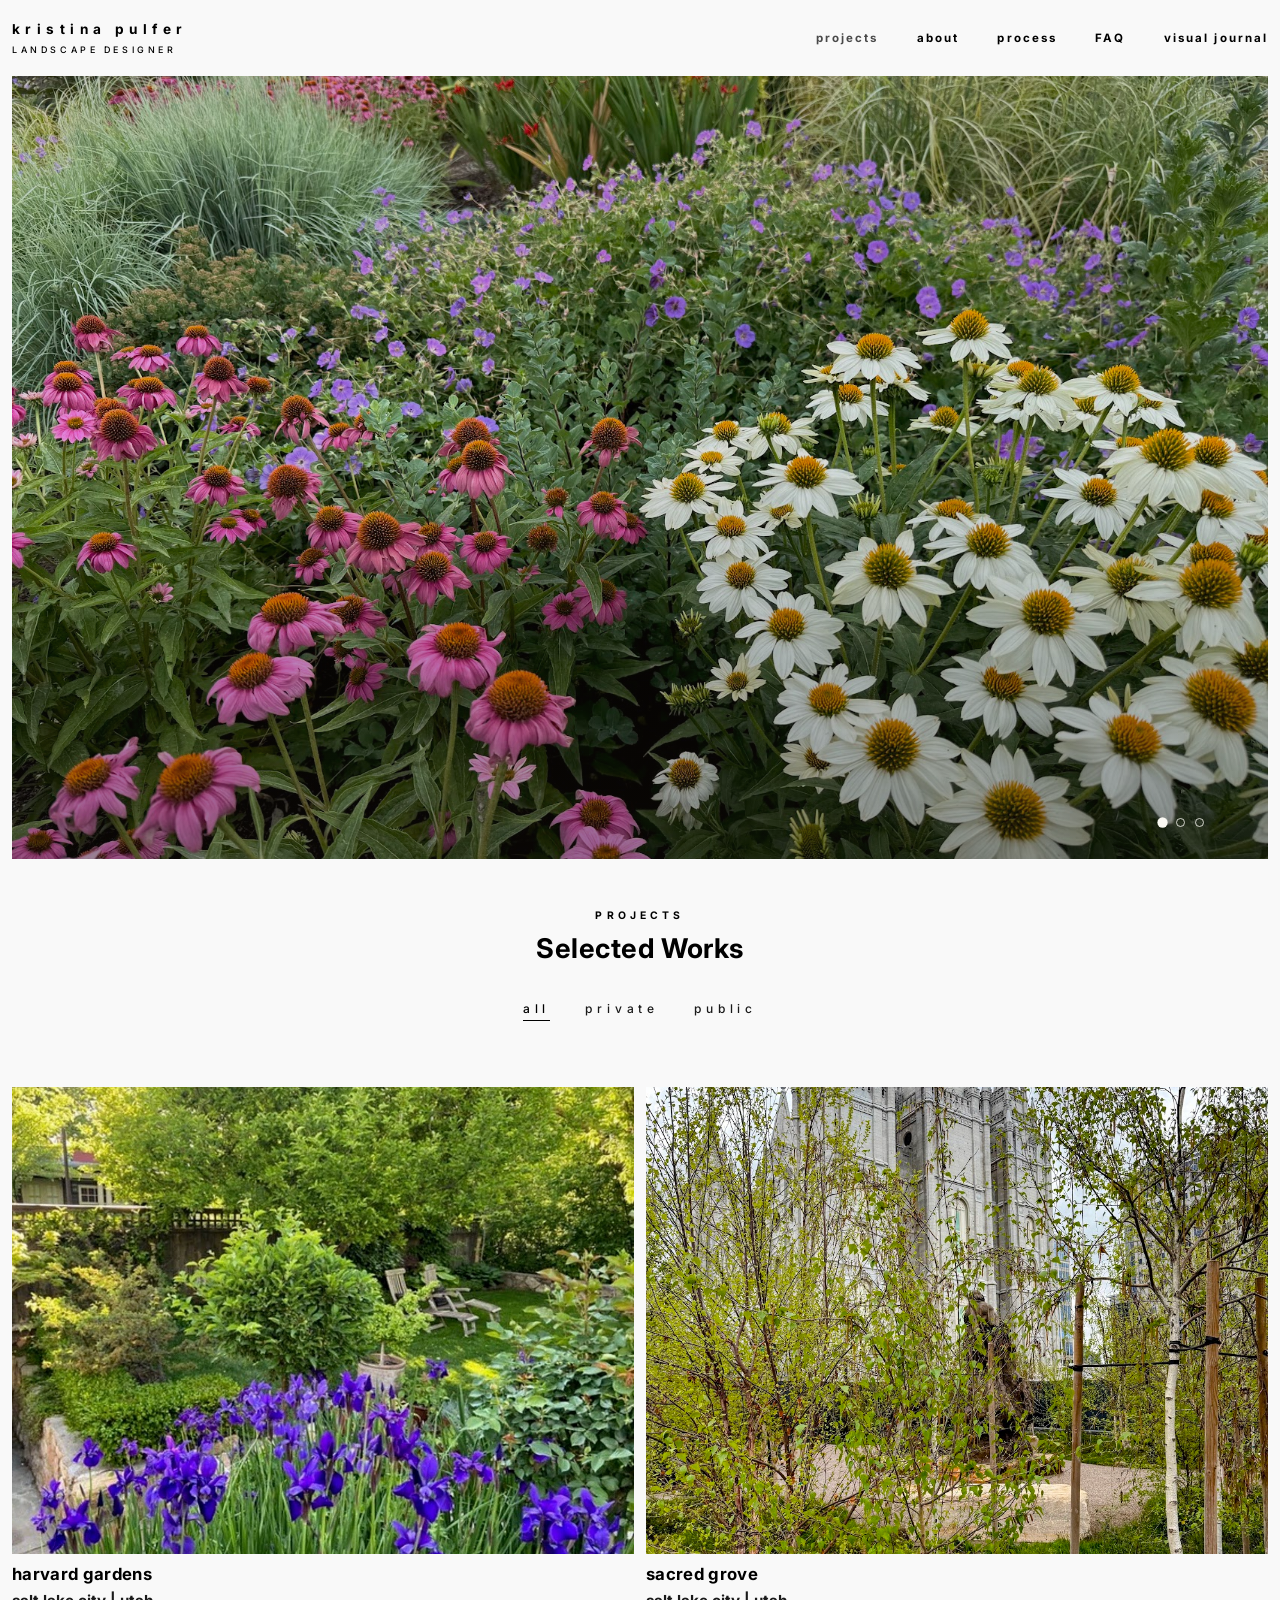
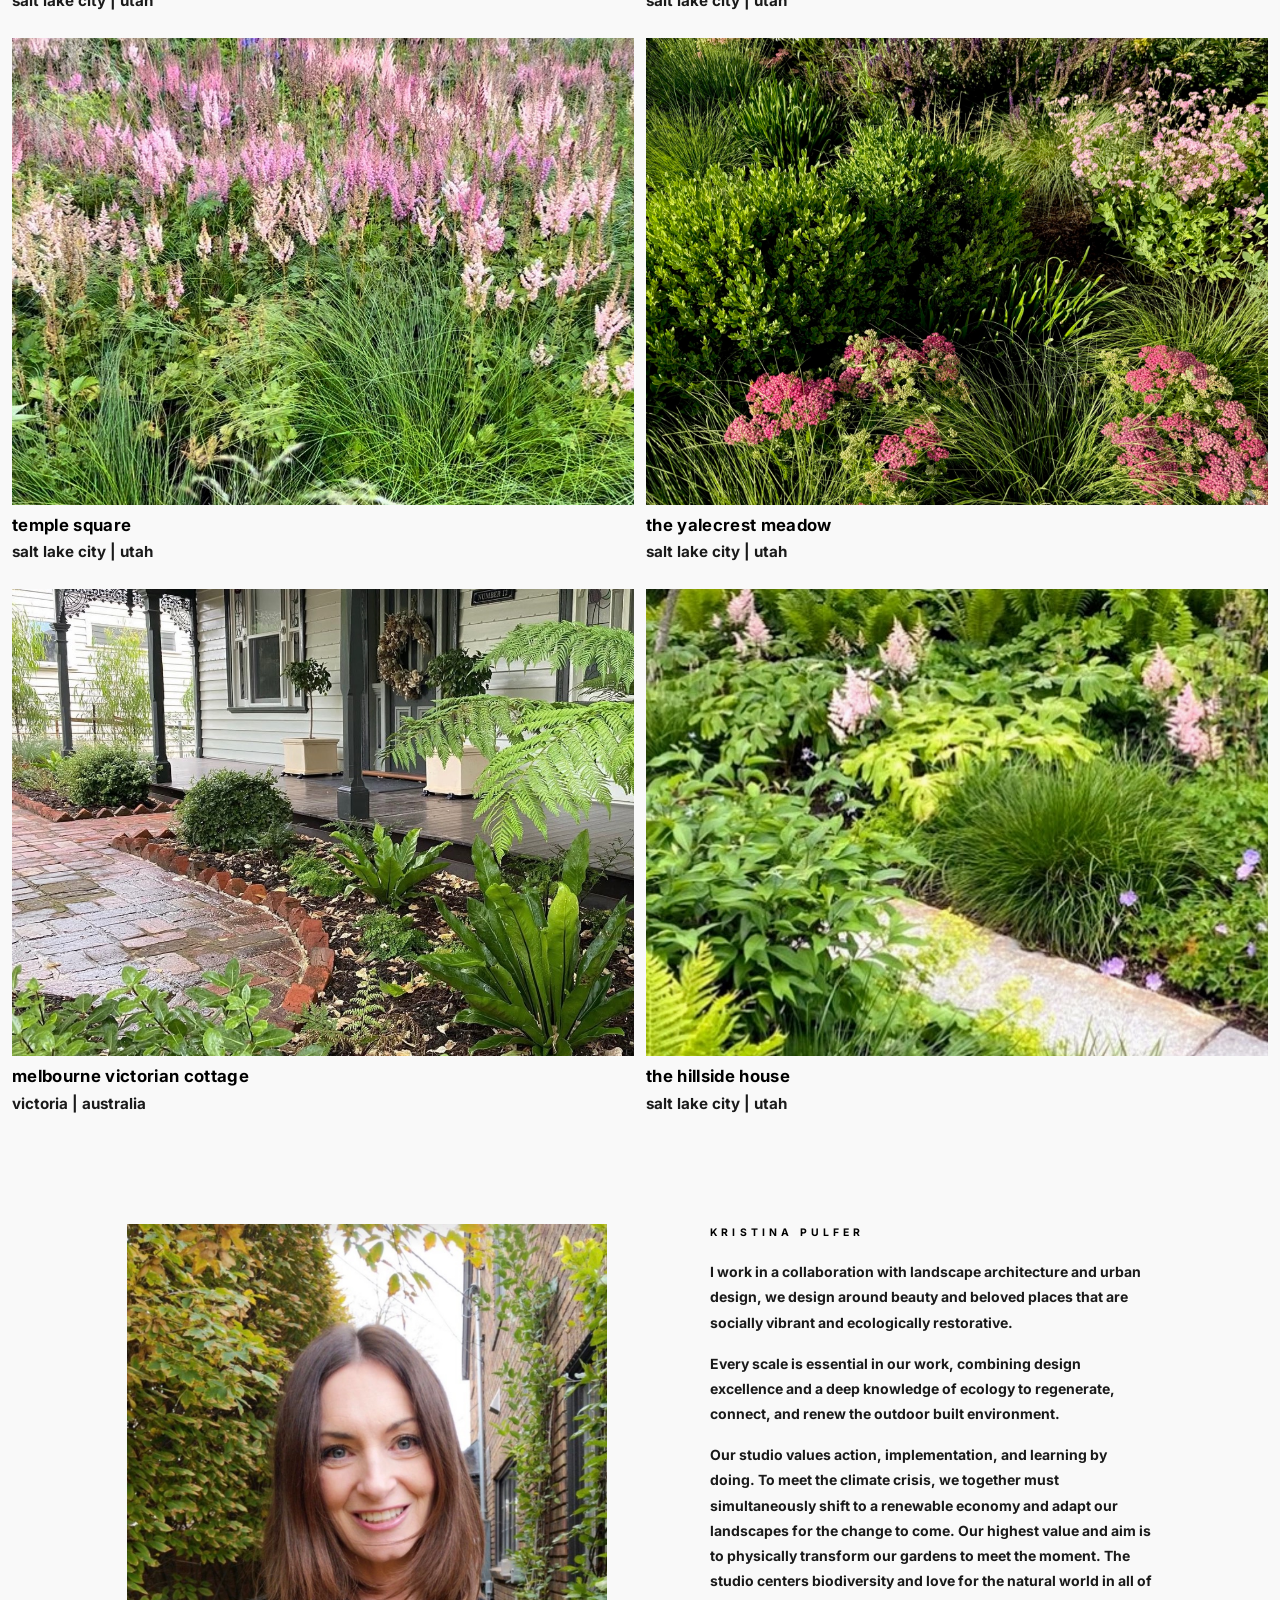
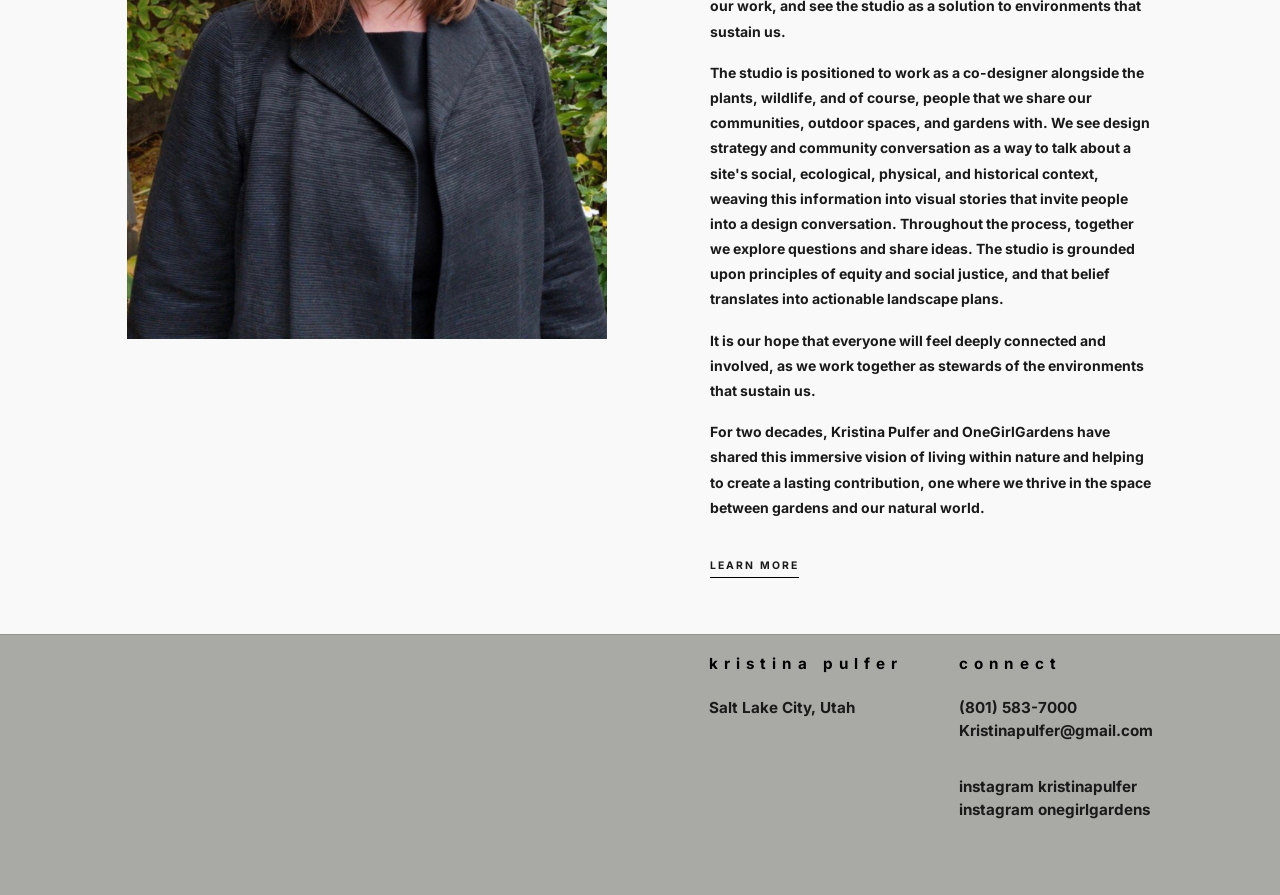
<file: index.html>
<!doctype html>
<html lang="en">
<head>
<meta charset="UTF-8">
<meta name="viewport" content="width=device-width, initial-scale=1.0">
<meta name="google-site-verification" content="10KIgtIdjtp8dzds5m4-PGJbLfyk-0_ykERkSI04uSA" />
<title>Kristina Pulfer — Landscape Designer</title>
<meta name="description" content="Kristina Pulfer is a landscape designer based in Salt Lake City, working on residential gardens and civic grounds with a focus on native and water-resilient planting.">
<meta property="og:title" content="Kristina Pulfer — Landscape Designer">
<meta property="og:description" content="Landscape design and native, water-resilient planting for private gardens and civic grounds in Salt Lake City and beyond.">
<meta property="og:image" content="https://kristinapulfer.com/images/HARVARD_SUNKEN_GARDEN.jpg">
<meta property="og:url" content="https://kristinapulfer.com/">
<meta property="og:type" content="website">
<meta name="twitter:card" content="summary_large_image">
<link rel="stylesheet" href="css/style.css">
</head>
<body>

<header class="site-header">
  <div class="container">
    <a class="nav-toggle" href="index.html" aria-label="Kristina Pulfer — Home">
      <span class="toggle-name">kristina pulfer</span>
      <span class="toggle-tag">Landscape Designer</span>
    </a>
    <nav class="main-nav">
      <a href="index.html" class="active">Projects</a>
      <a href="about.html">About</a>
      <a href="studio.html">Process</a>
      <a href="faq.html" class="nav-faq">FAQ</a>
      <a href="visual-journal.html">Visual Journal</a>
    </nav>
  </div>
</header>

<div class="hero-frame">
  <div class="home-hero">
    <div class="hero-slide is-active"><img src="images/HERO_TS_COME_FOLLOW_ME.jpg" alt="Naturalistic perennial border, Temple Square"></div>
    <div class="hero-slide"><img src="images/HERO_PRIESTHOOD_ASSEMBLYHALL.jpg" alt="Coneflowers and grasses, Temple Square"></div>
    <div class="hero-slide"><img src="images/HARVARD_SUNKEN_GARDEN_IRIS.jpg" alt="Purple irises in the sunken garden, Harvard Gardens"></div>
    <div class="hero-dots">
      <button type="button" class="is-active" aria-label="Show slide 1"></button>
      <button type="button" aria-label="Show slide 2"></button>
      <button type="button" aria-label="Show slide 3"></button>
    </div>
  </div>
</div>

<section class="page-title-block">
  <div class="container">
    <p class="label">Projects</p>
    <h1>Selected Works</h1>
  </div>
</section>

<section class="projects-band" style="padding-top:0; padding-bottom:2.5rem;">
  <div class="container">
    <div class="filter-tabs">
      <button type="button" class="active" data-filter="all">all</button>
      <button type="button" data-filter="private">private</button>
      <button type="button" data-filter="public">public</button>
    </div>

    <div class="square-grid">

      <a class="square-tile" href="projects/harvard.html" data-location="private">
        <div class="frame"><img src="images/HARVARD_SUNKEN_GARDEN.jpg" alt="Sunken garden room, Harvard Gardens"></div>
        <div class="square-caption">
          <h3>harvard gardens</h3>
          <p class="location">salt lake city | utah</p>
        </div>
      </a>

      <a class="square-tile" href="projects/sacred-grove.html" data-location="public">
        <div class="frame"><img src="images/SACREDGROVE_TEMPLE.jpg" alt="Sacred Grove, Temple Square"></div>
        <div class="square-caption">
          <h3>sacred grove</h3>
          <p class="location">salt lake city | utah</p>
        </div>
      </a>

      <a class="square-tile" href="projects/priesthood-garden.html" data-location="public">
        <div class="frame"><img src="images/PRIESTHOOD_ASTILBE2.jpg" alt="Astilbe meadow, Priesthood Garden, Temple Square"></div>
        <div class="square-caption">
          <h3>temple square</h3>
          <p class="location">salt lake city | utah</p>
        </div>
      </a>

      <a class="square-tile" href="projects/1500-east.html" data-location="private">
        <div class="frame"><img src="images/YALECREST_SEDUM_BORDER.jpg" alt="Sedum, grasses, and salvia border, the Yalecrest Meadow"></div>
        <div class="square-caption">
          <h3>the yalecrest meadow</h3>
          <p class="location">salt lake city | utah</p>
        </div>
      </a>

      <a class="square-tile" href="projects/no-12.html" data-location="private">
        <div class="frame"><img src="images/MELBOURNE_FERN_BORDER.jpeg" alt="Front porch with wreath on the door, Melbourne Victorian Cottage"></div>
        <div class="square-caption">
          <h3>melbourne victorian cottage</h3>
          <p class="location">victoria | australia</p>
        </div>
      </a>

      <a class="square-tile" href="projects/avenues.html" data-location="private">
        <div class="frame"><img src="images/AVENUES_GARDEN.jpg" alt="Terraced hillside garden, The Hillside House"></div>
        <div class="square-caption">
          <h3>the hillside house</h3>
          <p class="location">salt lake city | utah</p>
        </div>
      </a>

    </div>
  </div>
</section>

<section id="studio" class="text-band">
  <div class="container">
    <div class="about-teaser" style="grid-template-columns: 1.1fr 1fr; align-items: start;">
      <div class="about-teaser-img" style="aspect-ratio: 1320 / 1965; max-width: 480px;">
        <img src="images/KRISTINA_PORTRAIT_HARVARD.jpeg" alt="Kristina Pulfer" style="width:100%; height:100%; object-fit:cover;">
      </div>
      <div class="about-teaser-text">
        <p class="label">Kristina Pulfer</p>
        <p>I work in a collaboration with landscape architecture and urban design, we design around beauty and beloved places that are socially vibrant and ecologically restorative.</p>
        <p>Every scale is essential in our work, combining design excellence and a deep knowledge of ecology to regenerate, connect, and renew the outdoor built environment.</p>
        <p>Our studio values action, implementation, and learning by doing. To meet the climate crisis, we together must simultaneously shift to a renewable economy and adapt our landscapes for the change to come. Our highest value and aim is to physically transform our gardens to meet the moment. The studio centers biodiversity and love for the natural world in all of our work, and see the studio as a solution to environments that sustain us.</p>
        <p>The studio is positioned to work as a co-designer alongside the plants, wildlife, and of course, people that we share our communities, outdoor spaces, and gardens with. We see design strategy and community conversation as a way to talk about a site's social, ecological, physical, and historical context, weaving this information into visual stories that invite people into a design conversation. Throughout the process, together we explore questions and share ideas. The studio is grounded upon principles of equity and social justice, and that belief translates into actionable landscape plans.</p>
        <p>It is our hope that everyone will feel deeply connected and involved, as we work together as stewards of the environments that sustain us.</p>
        <p>For two decades, Kristina Pulfer and OneGirlGardens have shared this immersive vision of living within nature and helping to create a lasting contribution, one where we thrive in the space between gardens and our natural world.</p>
        <a href="about.html" style="display:inline-block; margin-top:1.4rem; font-family:Inter,sans-serif; font-size:0.65rem; letter-spacing:0.2em; text-transform:uppercase; border-bottom:1px solid var(--brown); padding-bottom:2px;">Learn More</a>
      </div>
    </div>
  </div>
</section>

<footer class="site-footer" style="margin-top:0;">
  <div class="container">
    <div class="footer-grid">
      <div>
        <p class="footer-name">Kristina Pulfer</p>
        <p>Salt Lake City, Utah</p>
      </div>
      <div>
        <h4 class="label">Connect</h4>
        <a href="tel:+18015837000">(801) 583-7000</a>
        <a href="mailto:Kristinapulfer@gmail.com">Kristinapulfer@gmail.com</a>
        <a href="https://instagram.com/kristinapulfer" target="_blank" rel="noopener" style="margin-top:2.4em;">instagram kristinapulfer</a>
        <a href="https://instagram.com/onegirlgardens" target="_blank" rel="noopener">instagram onegirlgardens</a>
      </div>
    </div>
  </div>
</footer>
<script src="js/main.js"></script>
</body>
</html>
</file>
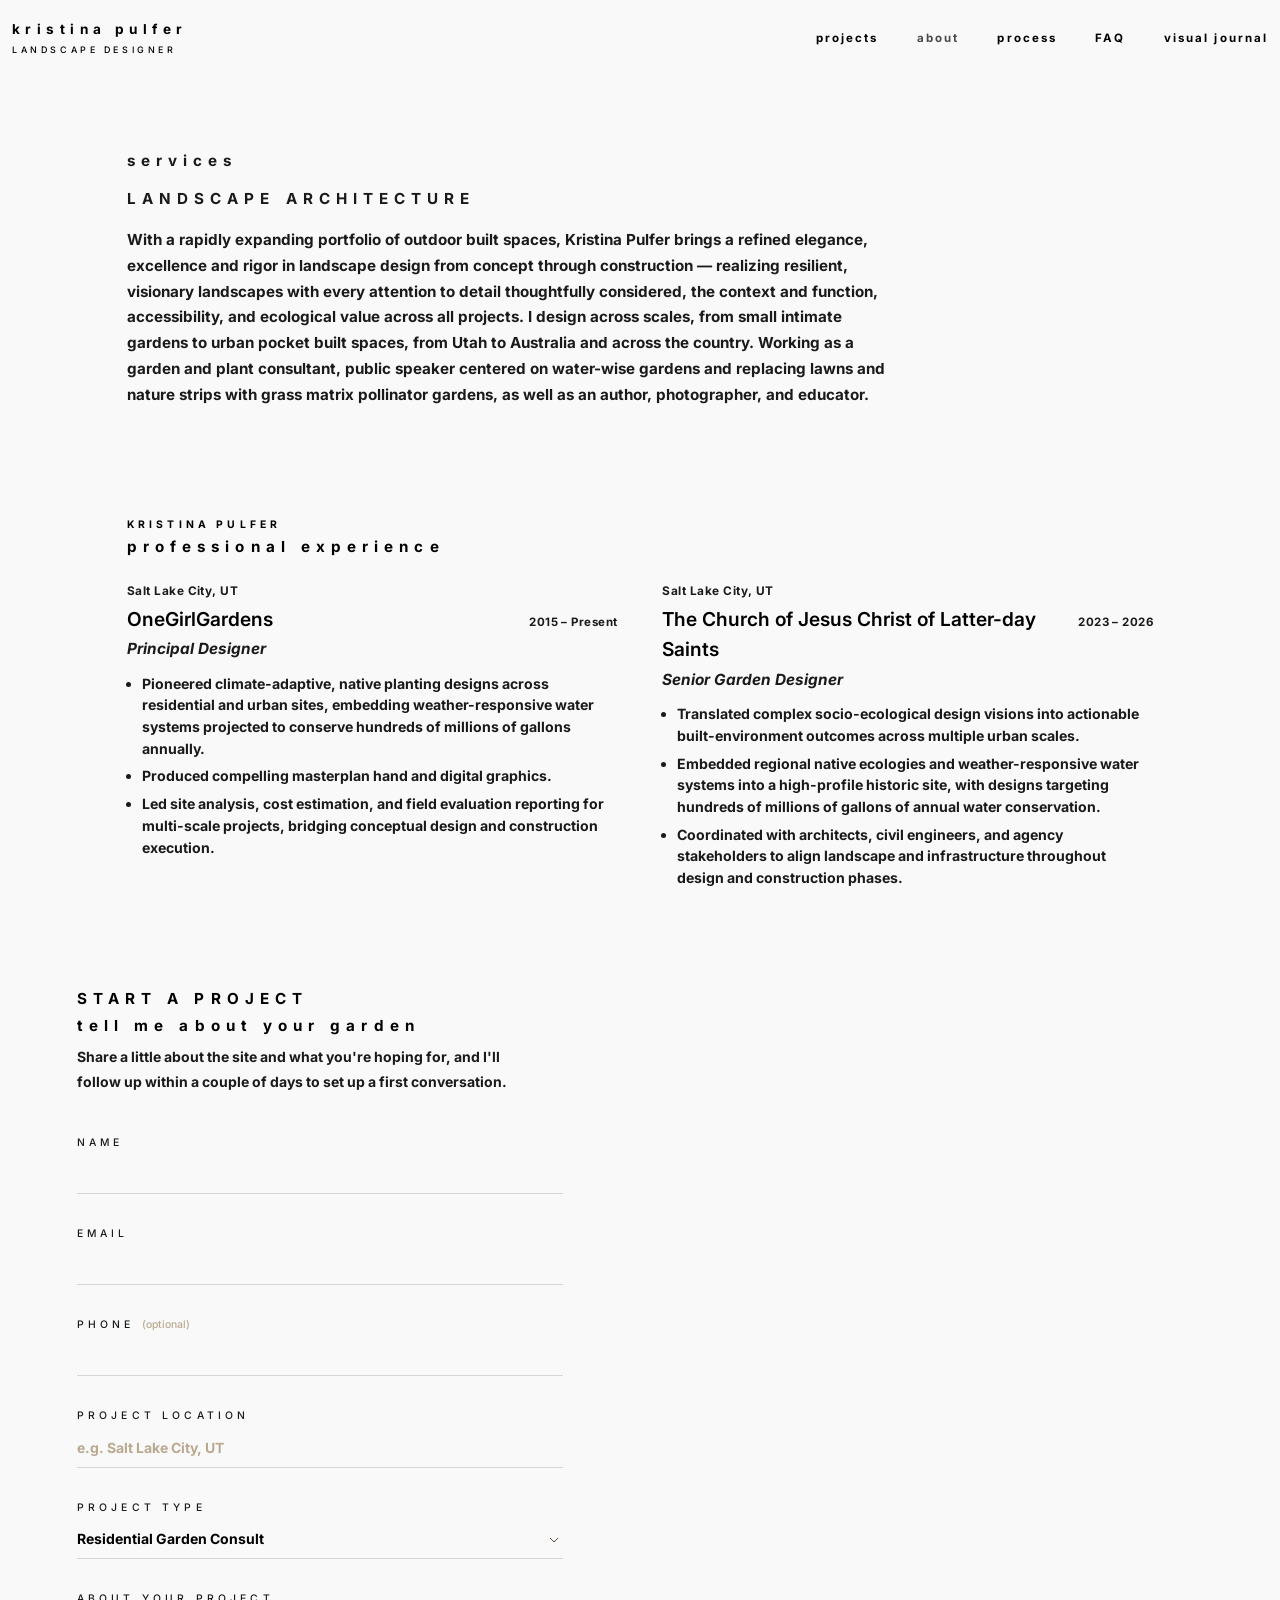
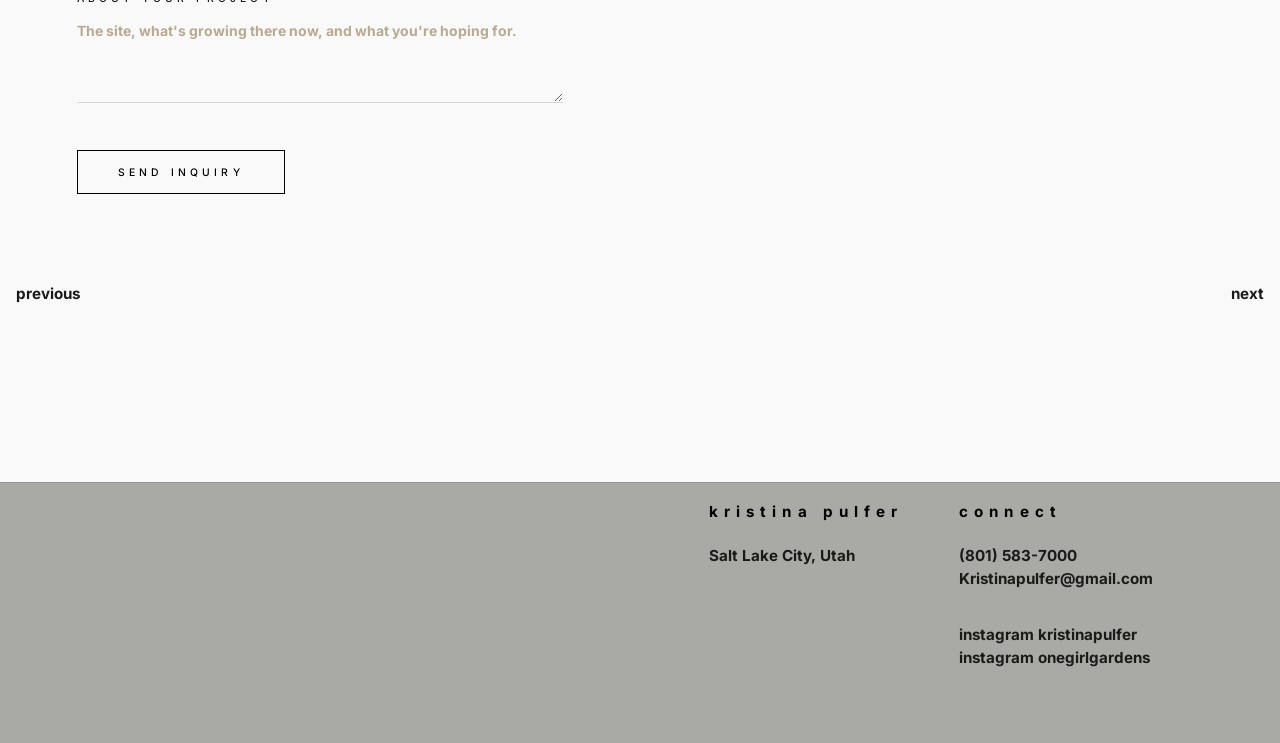
<file: about.html>
<!doctype html>
<html lang="en">
<head>
<meta charset="UTF-8">
<meta name="viewport" content="width=device-width, initial-scale=1.0">
<title>Kristina Pulfer — About</title>
<meta name="description" content="Landscape designer Kristina Pulfer, founder of OneGirlGardens, specializes in native and water-resilient planting design for residential and civic gardens in Salt Lake City and beyond.">
<link rel="stylesheet" href="css/style.css">
</head>
<body>

<header class="site-header">
  <div class="container">
    <a class="nav-toggle" href="index.html" aria-label="Kristina Pulfer — Home">
      <span class="toggle-name">kristina pulfer</span>
      <span class="toggle-tag">Landscape Designer</span>
    </a>
    <nav class="main-nav">
      <a href="index.html">Projects</a>
      <a href="about.html" class="active">About</a>
      <a href="studio.html">Process</a>
      <a href="faq.html" class="nav-faq">FAQ</a>
      <a href="visual-journal.html">Visual Journal</a>
    </nav>
  </div>
</header>

<section style="padding-top:4.5rem;">
  <div class="container">
    <div class="dp-section" style="max-width:760px; margin-left:0;">
      <p class="dp-heading">Services</p>
      <p class="label" style="margin-bottom:1em;">Landscape Architecture</p>
      <p>With a rapidly expanding portfolio of outdoor built spaces, Kristina Pulfer brings a refined elegance, excellence and rigor in landscape design from concept through construction &mdash; realizing resilient, visionary landscapes with every attention to detail thoughtfully considered, the context and function, accessibility, and ecological value across all projects. I design across scales, from small intimate gardens to urban pocket built spaces, from Utah to Australia and across the country. Working as a garden and plant consultant, public speaker centered on water-wise gardens and replacing lawns and nature strips with grass matrix pollinator gardens, as well as an author, photographer, and educator.</p>
    </div>
  </div>
</section>

<section style="padding-top:1rem;">
  <div class="container">
    <p class="label" style="margin-bottom:0.3em;">Kristina Pulfer</p>
    <h2 style="font-family:Inter, Helvetica, Arial, sans-serif; font-weight:700; font-size:0.95rem; letter-spacing:0.4em; text-transform:lowercase; color:var(--brown); margin-bottom:0.3em;">Professional Experience</h2>
    <div class="exp-grid">

      <div class="exp-entry">
        <div class="loc">Salt Lake City, UT</div>
        <div class="org"><span>OneGirlGardens</span><span class="dates">2015 – Present</span></div>
        <div class="role">Principal Designer</div>
        <ul>
          <li>Pioneered climate-adaptive, native planting designs across residential and urban sites, embedding weather-responsive water systems projected to conserve hundreds of millions of gallons annually.</li>
          <li>Produced compelling masterplan hand and digital graphics.</li>
          <li>Led site analysis, cost estimation, and field evaluation reporting for multi-scale projects, bridging conceptual design and construction execution.</li>
        </ul>
      </div>

      <div class="exp-entry">
        <div class="loc">Salt Lake City, UT</div>
        <div class="org"><span>The Church of Jesus Christ of Latter-day Saints</span><span class="dates">2023 – 2026</span></div>
        <div class="role">Senior Garden Designer</div>
        <ul>
          <li>Translated complex socio-ecological design visions into actionable built-environment outcomes across multiple urban scales.</li>
          <li>Embedded regional native ecologies and weather-responsive water systems into a high-profile historic site, with designs targeting hundreds of millions of gallons of annual water conservation.</li>
          <li>Coordinated with architects, civil engineers, and agency stakeholders to align landscape and infrastructure throughout design and construction phases.</li>
        </ul>
      </div>

    </div>
  </div>
</section>

<section style="padding-top:1rem; padding-bottom:2rem;">
  <div class="container" style="max-width:640px; margin-left:0; margin-right:auto;">
    <div class="estimate-block">
      <p class="label" style="font-size:0.95rem; margin-bottom:0.3em;">Start a Project</p>
      <h3 style="font-family:Inter, Helvetica, Arial, sans-serif; font-weight:700; font-size:0.95rem; letter-spacing:0.4em; text-transform:lowercase; color:var(--brown); margin-bottom:0.6em;">Tell me about your garden</h3>
      <p>Share a little about the site and what you're hoping for, and I'll follow up within a couple of days to set up a first conversation.</p>
      <form class="estimate-form" action="https://formsubmit.co/Kristinapulfer@gmail.com" method="POST">
        <input type="hidden" name="_subject" value="New inquiry — kristinapulferlandscape.com">
        <input type="hidden" name="_captcha" value="false">
        <input type="hidden" name="_template" value="table">
        <input type="text" name="_honey" style="display:none" tabindex="-1" autocomplete="off">
        <div>
          <label for="c-name">Name</label>
          <input id="c-name" type="text" name="name" required autocomplete="name">
        </div>
        <div>
          <label for="c-email">Email</label>
          <input id="c-email" type="email" name="email" required autocomplete="email">
        </div>
        <div>
          <label for="c-phone">Phone <span style="text-transform:none; letter-spacing:0; color:#B9A98F;">(optional)</span></label>
          <input id="c-phone" type="tel" name="phone" autocomplete="tel">
        </div>
        <div>
          <label for="c-location">Project Location</label>
          <input id="c-location" type="text" name="project_location" placeholder="e.g. Salt Lake City, UT">
        </div>
        <div>
          <label for="c-type">Project Type</label>
          <select id="c-type" name="project_type">
            <option value="Residential Garden Consult">Residential Garden Consult</option>
            <option value="Full Planting Design">Full Planting Design</option>
            <option value="Plant Consulting for a Firm">Plant Consulting for a Firm</option>
            <option value="Ongoing Maintenance Oversight">Ongoing Maintenance Oversight</option>
            <option value="Other">Other</option>
          </select>
        </div>
        <div>
          <label for="c-message">About Your Project</label>
          <textarea id="c-message" name="message" placeholder="The site, what's growing there now, and what you're hoping for."></textarea>
        </div>
        <button type="submit">Send Inquiry</button>
      </form>
    </div>
  </div>
</section>

<section style="padding-top:0; padding-bottom:2rem;">
  <div style="display:flex; justify-content:space-between; margin-top:3.5rem; width:100vw; margin-left:calc(50% - 50vw); padding:0 1rem; box-sizing:border-box;">
    <a href="index.html" style="font-family:Inter, Helvetica, Arial, sans-serif; font-weight:700; font-size:0.95rem; color:var(--brown-soft); text-transform:lowercase;">previous</a>
    <a href="studio.html" style="font-family:Inter, Helvetica, Arial, sans-serif; font-weight:700; font-size:0.95rem; color:var(--brown-soft); text-transform:lowercase;">next</a>
  </div>
</section>

<footer class="site-footer">
  <div class="container">
    <div class="footer-grid">
      <div>
        <p class="footer-name">Kristina Pulfer</p>
        <p>Salt Lake City, Utah</p>
      </div>
      <div>
        <h4 class="label">Connect</h4>
        <a href="tel:+18015837000">(801) 583-7000</a>
        <a href="mailto:Kristinapulfer@gmail.com">Kristinapulfer@gmail.com</a>
        <a href="https://instagram.com/kristinapulfer" target="_blank" rel="noopener" style="margin-top:2.4em;">instagram kristinapulfer</a>
        <a href="https://instagram.com/onegirlgardens" target="_blank" rel="noopener">instagram onegirlgardens</a>
      </div>
    </div>
  </div>
</footer>
<script src="js/main.js"></script>
</body>
</html>
</file>
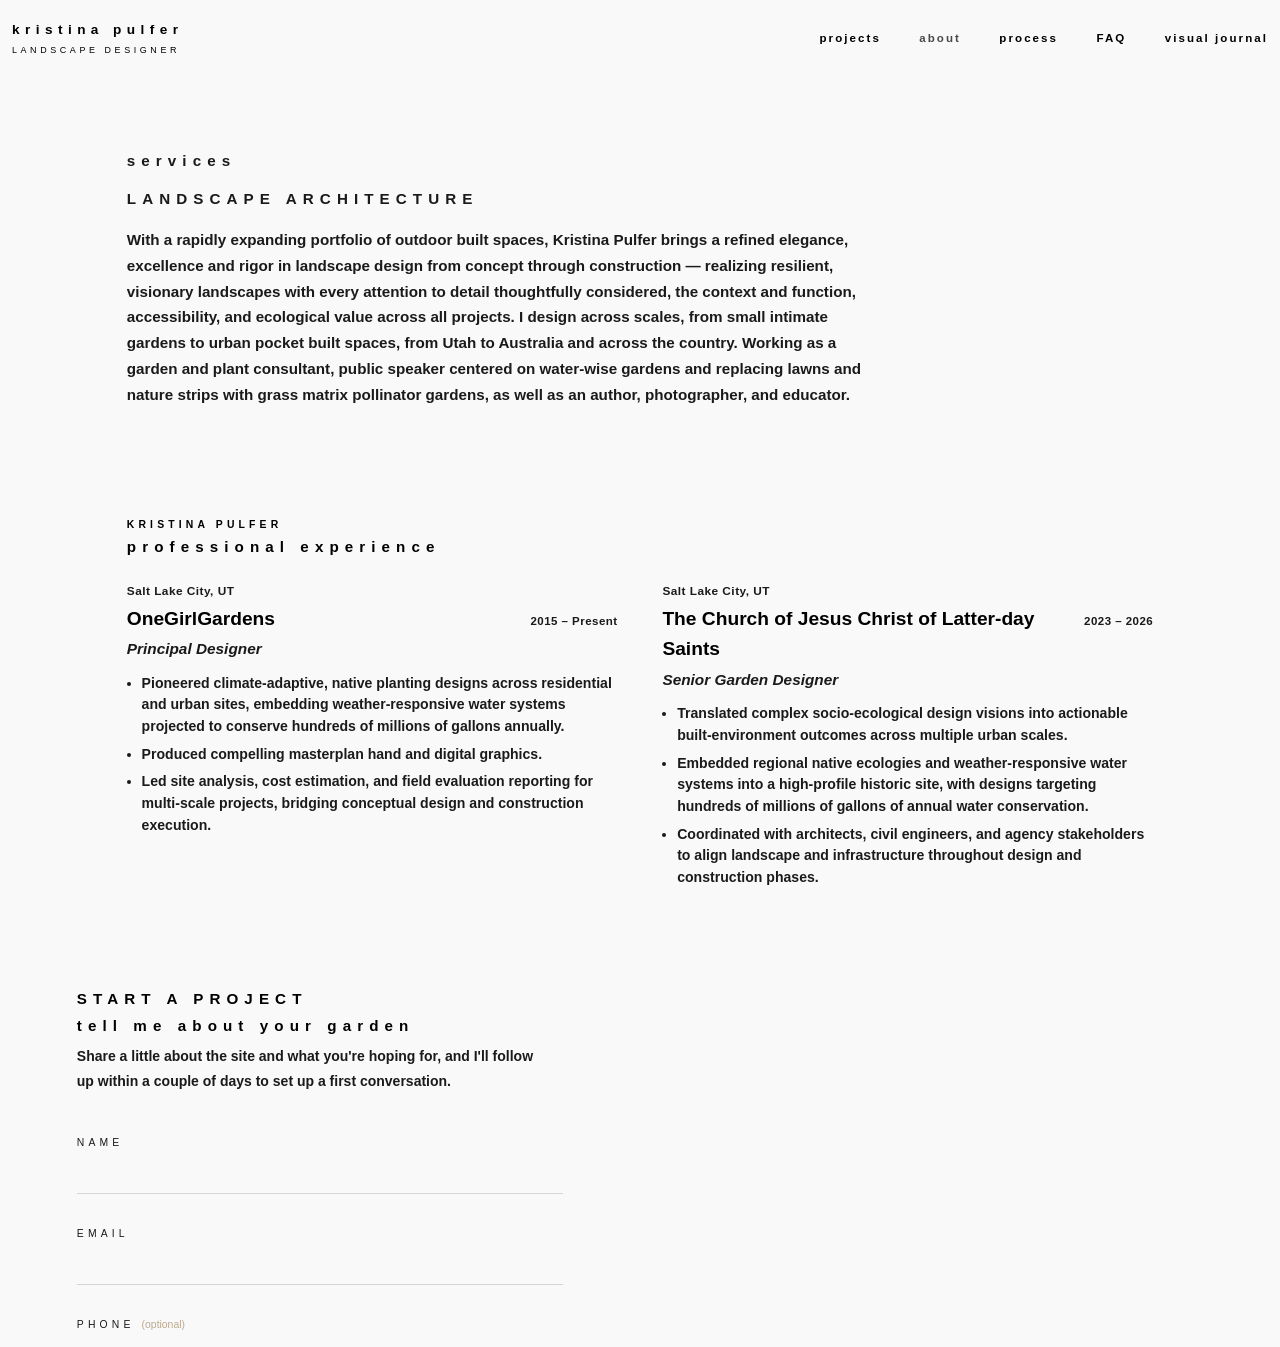
<file: contact.html>
<!doctype html>
<html lang="en">
<head>
<meta charset="UTF-8">
<meta http-equiv="refresh" content="0; url=about.html">
<link rel="canonical" href="about.html">
<title>Contact — Kristina Pulfer Landscape Design</title>
</head>
<body>
<p>This page has moved — see <a href="about.html">About</a>.</p>
</body>
</html>
</file>
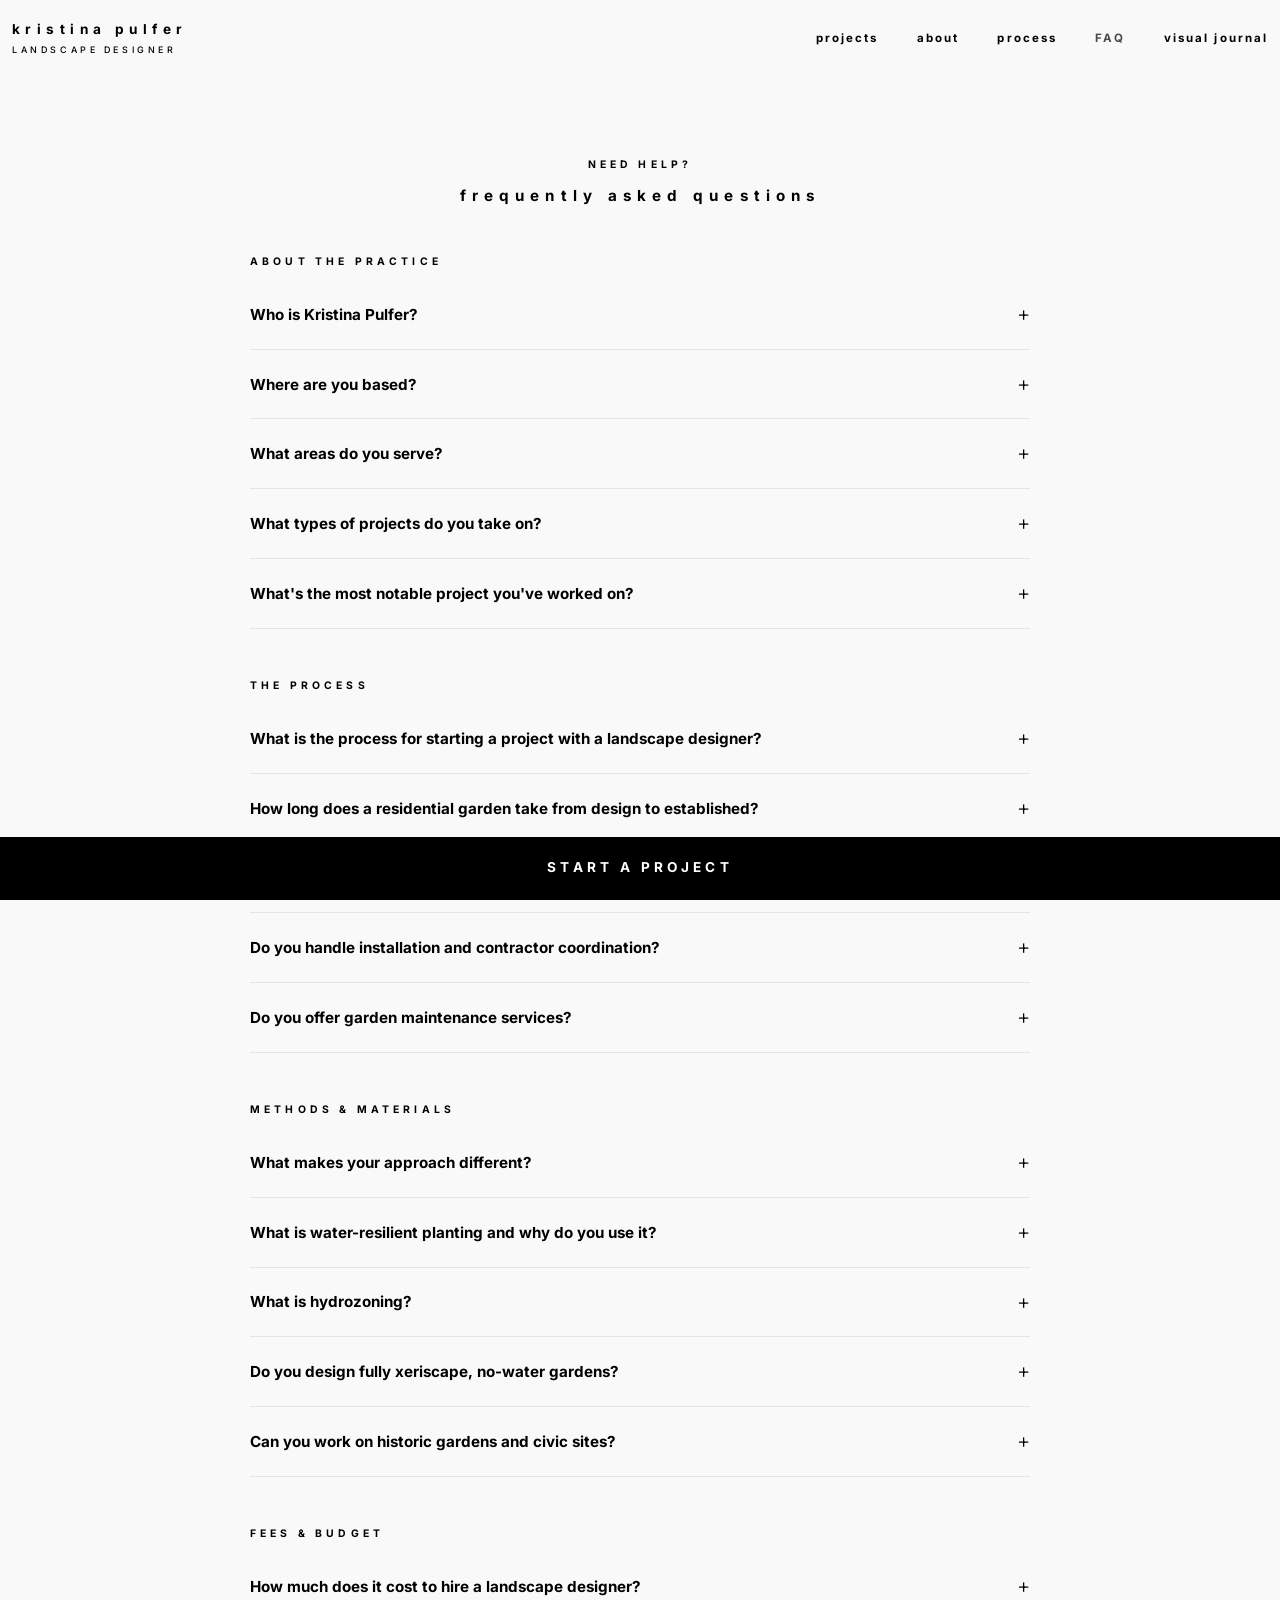
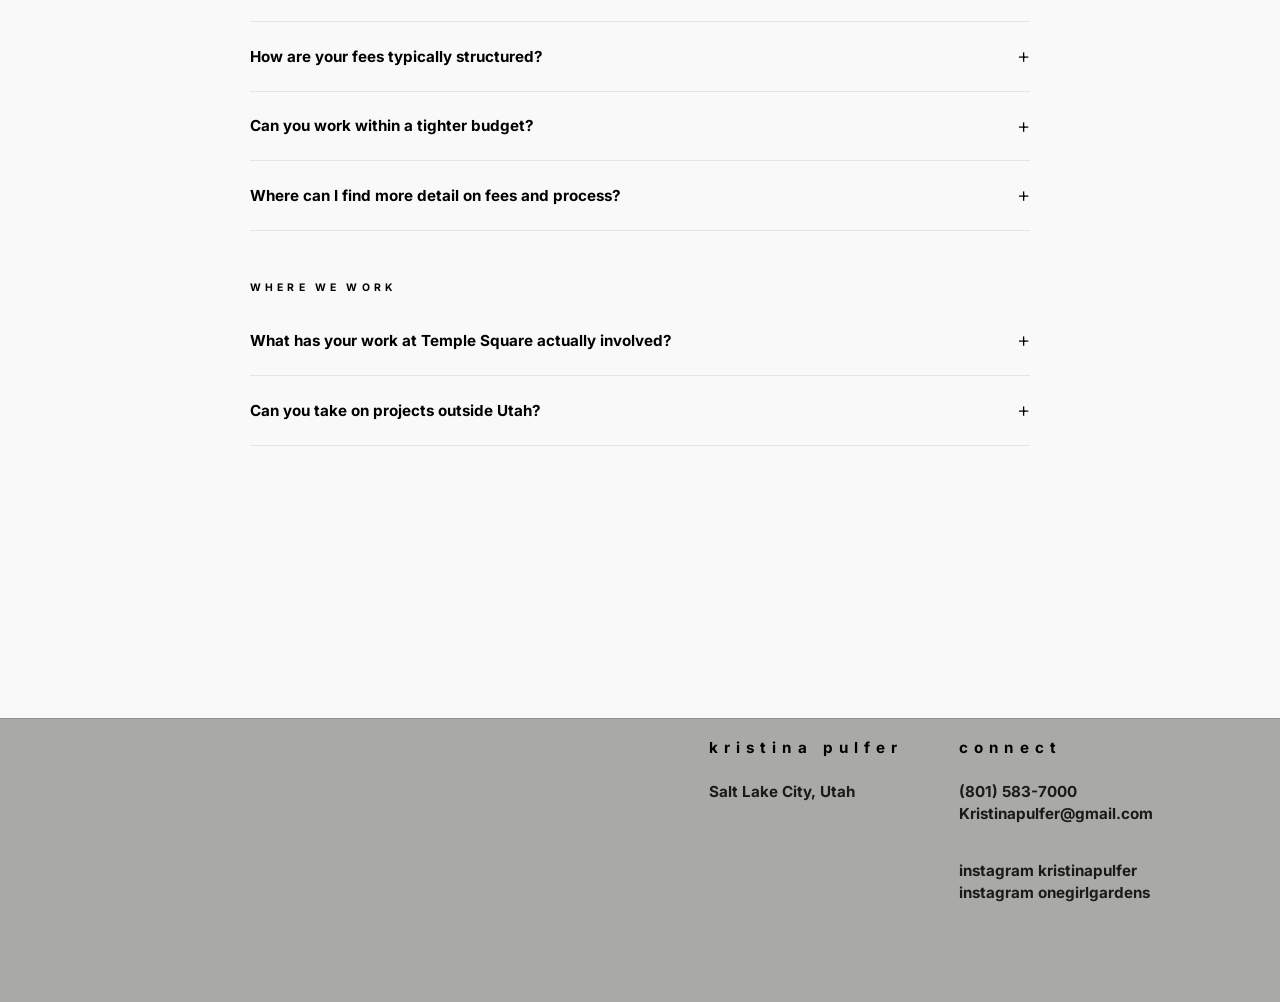
<file: faq.html>
<!doctype html>
<html lang="en">
<head>
<meta charset="UTF-8">
<meta name="viewport" content="width=device-width, initial-scale=1.0">
<title>FAQ — Kristina Pulfer Landscape Design</title>
<meta name="description" content="Answers to common questions about working with landscape designer Kristina Pulfer — service areas, process, pricing, and approach to native water-resilient planting.">
<link rel="stylesheet" href="css/style.css">
</head>
<body>

<header class="site-header">
  <div class="container">
    <a class="nav-toggle" href="index.html" aria-label="Kristina Pulfer — Home">
      <span class="toggle-name">kristina pulfer</span>
      <span class="toggle-tag">Landscape Designer</span>
    </a>
    <nav class="main-nav">
      <a href="index.html">Projects</a>
      <a href="about.html">About</a>
      <a href="studio.html">Process</a>
      <a href="faq.html" class="active nav-faq">FAQ</a>
      <a href="visual-journal.html">Visual Journal</a>
    </nav>
  </div>
</header>

<section style="padding:5rem 0 2.5rem; text-align:center;">
  <div class="container">
    <p class="label">Need help?</p>
    <h1 style="margin-top:0.5em; font-family:Inter, Helvetica, Arial, sans-serif; font-weight:700; font-size:0.95rem; letter-spacing:0.4em; text-transform:lowercase; color:var(--brown);">Frequently Asked Questions</h1>
  </div>
</section>

<section style="padding-top:0; padding-bottom:8rem;">
  <div class="container">
    <div class="accordion-wrap">

      <p class="label accordion-group-label">About the Practice</p>
      <div class="accordion-item">
        <button class="accordion-trigger" type="button"><span>Who is Kristina Pulfer?</span><span class="accordion-icon">+</span></button>
        <div class="accordion-panel"><p>I'm a landscape designer and plant consultant based in Salt Lake City, Utah, with over two decades of experience in ecological and native planting design. I trained at Utah State University, and worked as Senior Garden Designer for The Church of Jesus Christ of Latter-day Saints, leading planting design on one of Utah's most high-profile historic landscapes. With an eye toward the future, I engage a wide range of clients as the founder of OneGirlGardens, developing visions together that will stand the test of time — taking key aspirations and transforming them into holistic approaches that prioritize innovation, habitat regeneration, and native landscape conservation within the built environment. I specialize in native and water-resilient planting, naturalistic garden design, and plant consulting for larger architecture and landscape design firms.</p></div>
      </div>
      <div class="accordion-item">
        <button class="accordion-trigger" type="button"><span>Where are you based?</span><span class="accordion-icon">+</span></button>
        <div class="accordion-panel"><p>I'm based in Salt Lake City, working close to home in the city's older neighborhoods — the Avenues, Yalecrest, and the historic grounds of Temple Square. I serve clients throughout the Salt Lake Valley, with plant consulting engagements further afield.</p></div>
      </div>
      <div class="accordion-item">
        <button class="accordion-trigger" type="button"><span>What areas do you serve?</span><span class="accordion-icon">+</span></button>
        <div class="accordion-panel"><p>I serve clients throughout the Salt Lake Valley, with a particular concentration on Salt Lake City's historic neighborhoods. I also take on plant consulting for firms outside Utah, and have designed native gardens as far away as Australia.</p></div>
      </div>
      <div class="accordion-item">
        <button class="accordion-trigger" type="button"><span>What types of projects do you take on?</span><span class="accordion-icon">+</span></button>
        <div class="accordion-panel"><p>Primarily residential gardens — new planting plans, garden renovations, and ongoing consulting for established gardens. I also take on select civic and institutional planting work, and plant consulting for larger firms already leading a project. My work ranges from a single private garden bed to civic-scale grounds.</p></div>
      </div>
      <div class="accordion-item">
        <button class="accordion-trigger" type="button"><span>What's the most notable project you've worked on?</span><span class="accordion-icon">+</span></button>
        <div class="accordion-panel"><p>An ongoing planting relationship with the historic grounds of Temple Square in Salt Lake City — one of Utah's most high-profile landscapes, where I've led native and water-resilient planting design at civic scale.</p></div>
      </div>

      <p class="label accordion-group-label">The Process</p>
      <div class="accordion-item">
        <button class="accordion-trigger" type="button"><span>What is the process for starting a project with a landscape designer?</span><span class="accordion-icon">+</span></button>
        <div class="accordion-panel"><p>From a private Yalecrest garden to major civic public gardens, every project starts with a process that is equal parts design strategy and conversation. We start by researching a site's social, ecological, physical, and historical context, and begin to weave this brief into visual stories that invite everyone into a design conversation — asking questions and sharing ideas. Whether the project is streamlined or multilayered, each one begins with the same initial steps.</p></div>
      </div>
      <div class="accordion-item">
        <button class="accordion-trigger" type="button"><span>How long does a residential garden take from design to established?</span><span class="accordion-icon">+</span></button>
        <div class="accordion-panel"><p>A typical residential garden takes one to three growing seasons from first meeting to full establishment. Design and planting usually happen within a single season, but naturalistic plantings need two to three years to knit together and reach their intended form.</p></div>
      </div>
      <div class="accordion-item">
        <button class="accordion-trigger" type="button"><span>At what stage should I bring in a landscape designer — before or after buying a home?</span><span class="accordion-icon">+</span></button>
        <div class="accordion-panel"><p>Before, whenever possible. The site is the most important design input — its sun, slope, existing plant life, and soil all determine what a garden can become. I've helped clients evaluate a property's outdoor potential before purchase, and in several cases identified opportunities that changed the decision.</p></div>
      </div>
      <div class="accordion-item">
        <button class="accordion-trigger" type="button"><span>Do you handle installation and contractor coordination?</span><span class="accordion-icon">+</span></button>
        <div class="accordion-panel"><p>I don't handle permitting or hardscape construction. What I do handle is planting coordination: reviewing plant material on site, walking the layout with the install crew, and providing regular site visits during installation.</p></div>
      </div>
      <div class="accordion-item">
        <button class="accordion-trigger" type="button"><span>Do you offer garden maintenance services?</span><span class="accordion-icon">+</span></button>
        <div class="accordion-panel"><p>Yes. Maintenance guidance is integrated into my design practice. I set up a maintenance plan for a garden's first few seasons, and can stay on in an ongoing advisory role for homeowners or maintenance crews who want a naturalistic garden cared for correctly.</p></div>
      </div>

      <p class="label accordion-group-label">Methods &amp; Materials</p>
      <div class="accordion-item">
        <button class="accordion-trigger" type="button"><span>What makes your approach different?</span><span class="accordion-icon">+</span></button>
        <div class="accordion-panel"><p>Two things, primarily. First, I design from the site inward — sun, slope, soil, and existing plant life shape the palette before anything else does. Second, I plant with water resilience and native species, rather than the thirsty, high-input plants that dominate conventional landscaping.</p></div>
      </div>
      <div class="accordion-item">
        <button class="accordion-trigger" type="button"><span>What is water-resilient planting and why do you use it?</span><span class="accordion-icon">+</span></button>
        <div class="accordion-panel"><p>Water-resilient planting means choosing native and climate-adapted species already built for this valley's water, soil, and light — so a garden needs less irrigation as it establishes, not more. It's the operating principle behind the most resilient plant communities in this region: the ones that were never irrigated at all.</p></div>
      </div>
      <div class="accordion-item">
        <button class="accordion-trigger" type="button"><span>What is hydrozoning?</span><span class="accordion-icon">+</span></button>
        <div class="accordion-panel"><p>Hydrozoning means grouping plants by water need, so a bed is watered to what it actually requires rather than to satisfy its thirstiest neighbor. It's fundamentally different from a single fixed irrigation schedule, which either overwaters drought-tolerant plants or underwaters thirsty ones.</p></div>
      </div>
      <div class="accordion-item">
        <button class="accordion-trigger" type="button"><span>Do you design fully xeriscape, no-water gardens?</span><span class="accordion-icon">+</span></button>
        <div class="accordion-panel"><p>I share xeriscape's commitment to reduced water use, and incorporate its principles — hydrozoning, mulch, native selection — into every project. However, I don't limit myself to gravel-only planting, as a well-chosen palette of climate-adapted perennials can achieve the same water savings with far more seasonal beauty and habitat value.</p></div>
      </div>
      <div class="accordion-item">
        <button class="accordion-trigger" type="button"><span>Can you work on historic gardens and civic sites?</span><span class="accordion-icon">+</span></button>
        <div class="accordion-panel"><p>Historic and civic work is a core part of my practice.</p></div>
      </div>

      <p class="label accordion-group-label">Fees &amp; Budget</p>
      <div class="accordion-item">
        <button class="accordion-trigger" type="button"><span>How much does it cost to hire a landscape designer?</span><span class="accordion-icon">+</span></button>
        <div class="accordion-panel"><p>Fees depend on the scope of the project. A single-visit consultation is billed hourly; a full planting plan is scoped and quoted once I understand the site and how much of the process you'd like me involved in.</p></div>
      </div>
      <div class="accordion-item">
        <button class="accordion-trigger" type="button"><span>How are your fees typically structured?</span><span class="accordion-icon">+</span></button>
        <div class="accordion-panel"><p>Fees are typically structured as an hourly rate for smaller residential consults, or a retainer for larger or ongoing engagements — plant consulting for a firm, multi-season maintenance oversight. I don't charge for an initial conversation.</p></div>
      </div>
      <div class="accordion-item">
        <button class="accordion-trigger" type="button"><span>Can you work within a tighter budget?</span><span class="accordion-icon">+</span></button>
        <div class="accordion-panel"><p>Yes. The most powerful tool for delivering a beautiful, resilient garden at an accessible cost is a well-designed plant palette. A smaller, disciplined selection of self-seeding, spreading perennials fills in and multiplies rather than needing replacement — less input, less cost, over the life of the garden.</p></div>
      </div>
      <div class="accordion-item">
        <button class="accordion-trigger" type="button"><span>Where can I find more detail on fees and process?</span><span class="accordion-icon">+</span></button>
        <div class="accordion-panel"><p>For a more detailed explanation of our fees and working process, please email the studio.</p></div>
      </div>

      <p class="label accordion-group-label">Where We Work</p>
      <div class="accordion-item">
        <button class="accordion-trigger" type="button"><span>What has your work at Temple Square actually involved?</span><span class="accordion-icon">+</span></button>
        <div class="accordion-panel"><p>My work at Temple Square spans landscape design for the Northwest Quadrant and Assembly Hall gardens, the Visitor Centers, the North Entrances, and the Temple deck's grass matrix and sedum mixed beds. I designed the annual bulb displays at the Church Office Building and Administration gardens, and led design, installation, establishment, and ongoing maintenance oversight of planting across every garden listed. I also served as team lead on the weather-track irrigation systems supporting these grounds, and produced illustrative masterplans, schematic plans, and plant schedules throughout.</p></div>
      </div>
      <div class="accordion-item">
        <button class="accordion-trigger" type="button"><span>Can you take on projects outside Utah?</span><span class="accordion-icon">+</span></button>
        <div class="accordion-panel"><p>Yes, primarily as a plant consultant to firms already leading a project elsewhere. I've also designed a native garden as far away as Australia. Distance isn't a barrier to a planting consultation — many parts of the process happen over calls and drawings.</p></div>
      </div>

    </div>
  </div>
</section>

<a href="about.html" class="faq-sticky-cta">Start a Project</a>

<footer class="site-footer" style="padding-bottom:6rem;">
  <div class="container">
    <div class="footer-grid">
      <div>
        <p class="footer-name">Kristina Pulfer</p>
        <p>Salt Lake City, Utah</p>
      </div>
      <div>
        <h4 class="label">Connect</h4>
        <a href="tel:+18015837000">(801) 583-7000</a>
        <a href="mailto:Kristinapulfer@gmail.com">Kristinapulfer@gmail.com</a>
        <a href="https://instagram.com/kristinapulfer" target="_blank" rel="noopener" style="margin-top:2.4em;">instagram kristinapulfer</a>
        <a href="https://instagram.com/onegirlgardens" target="_blank" rel="noopener">instagram onegirlgardens</a>
      </div>
    </div>
  </div>
</footer>
<script src="js/main.js"></script>
</body>
</html>
</file>
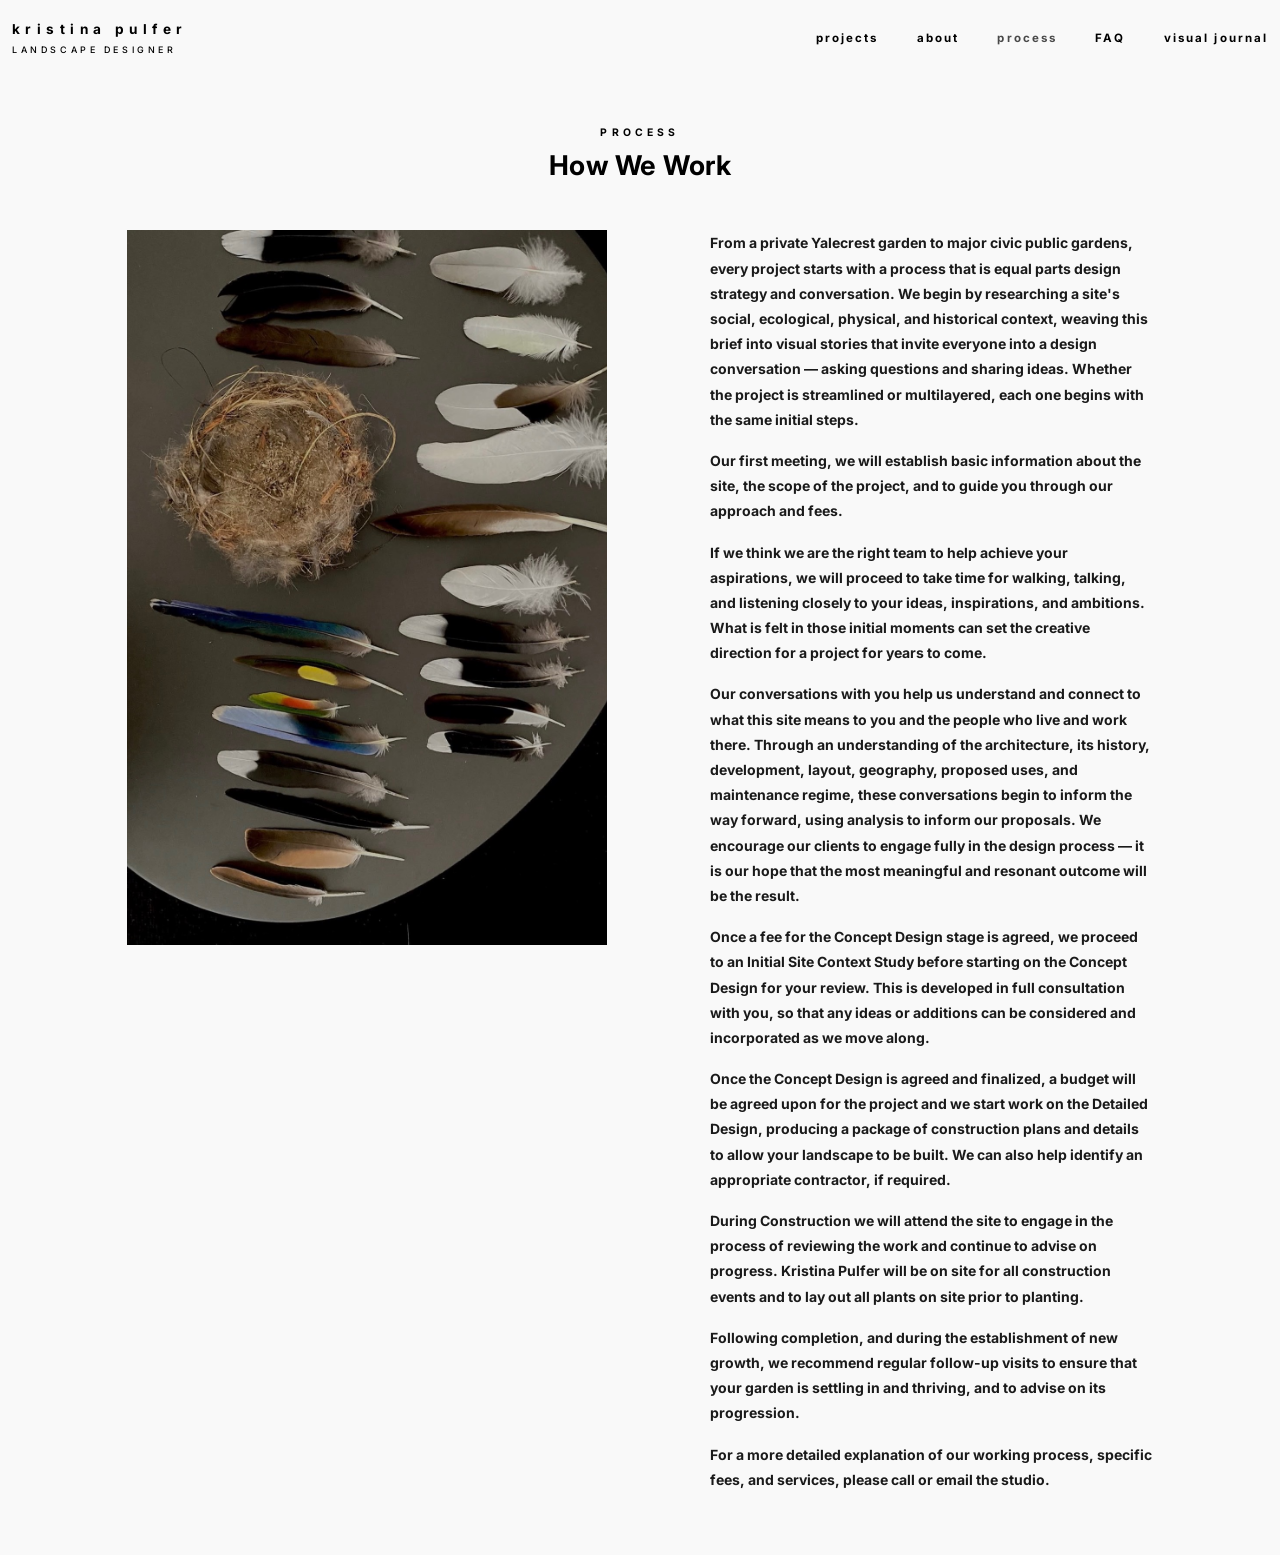
<file: process.html>
<!doctype html>
<html lang="en">
<head>
<meta charset="UTF-8">
<meta http-equiv="refresh" content="0; url=studio.html">
<link rel="canonical" href="studio.html">
<title>Process — Kristina Pulfer Landscape Design</title>
</head>
<body>
<p>This page has moved — see <a href="studio.html">Process</a>.</p>
</body>
</html>
</file>
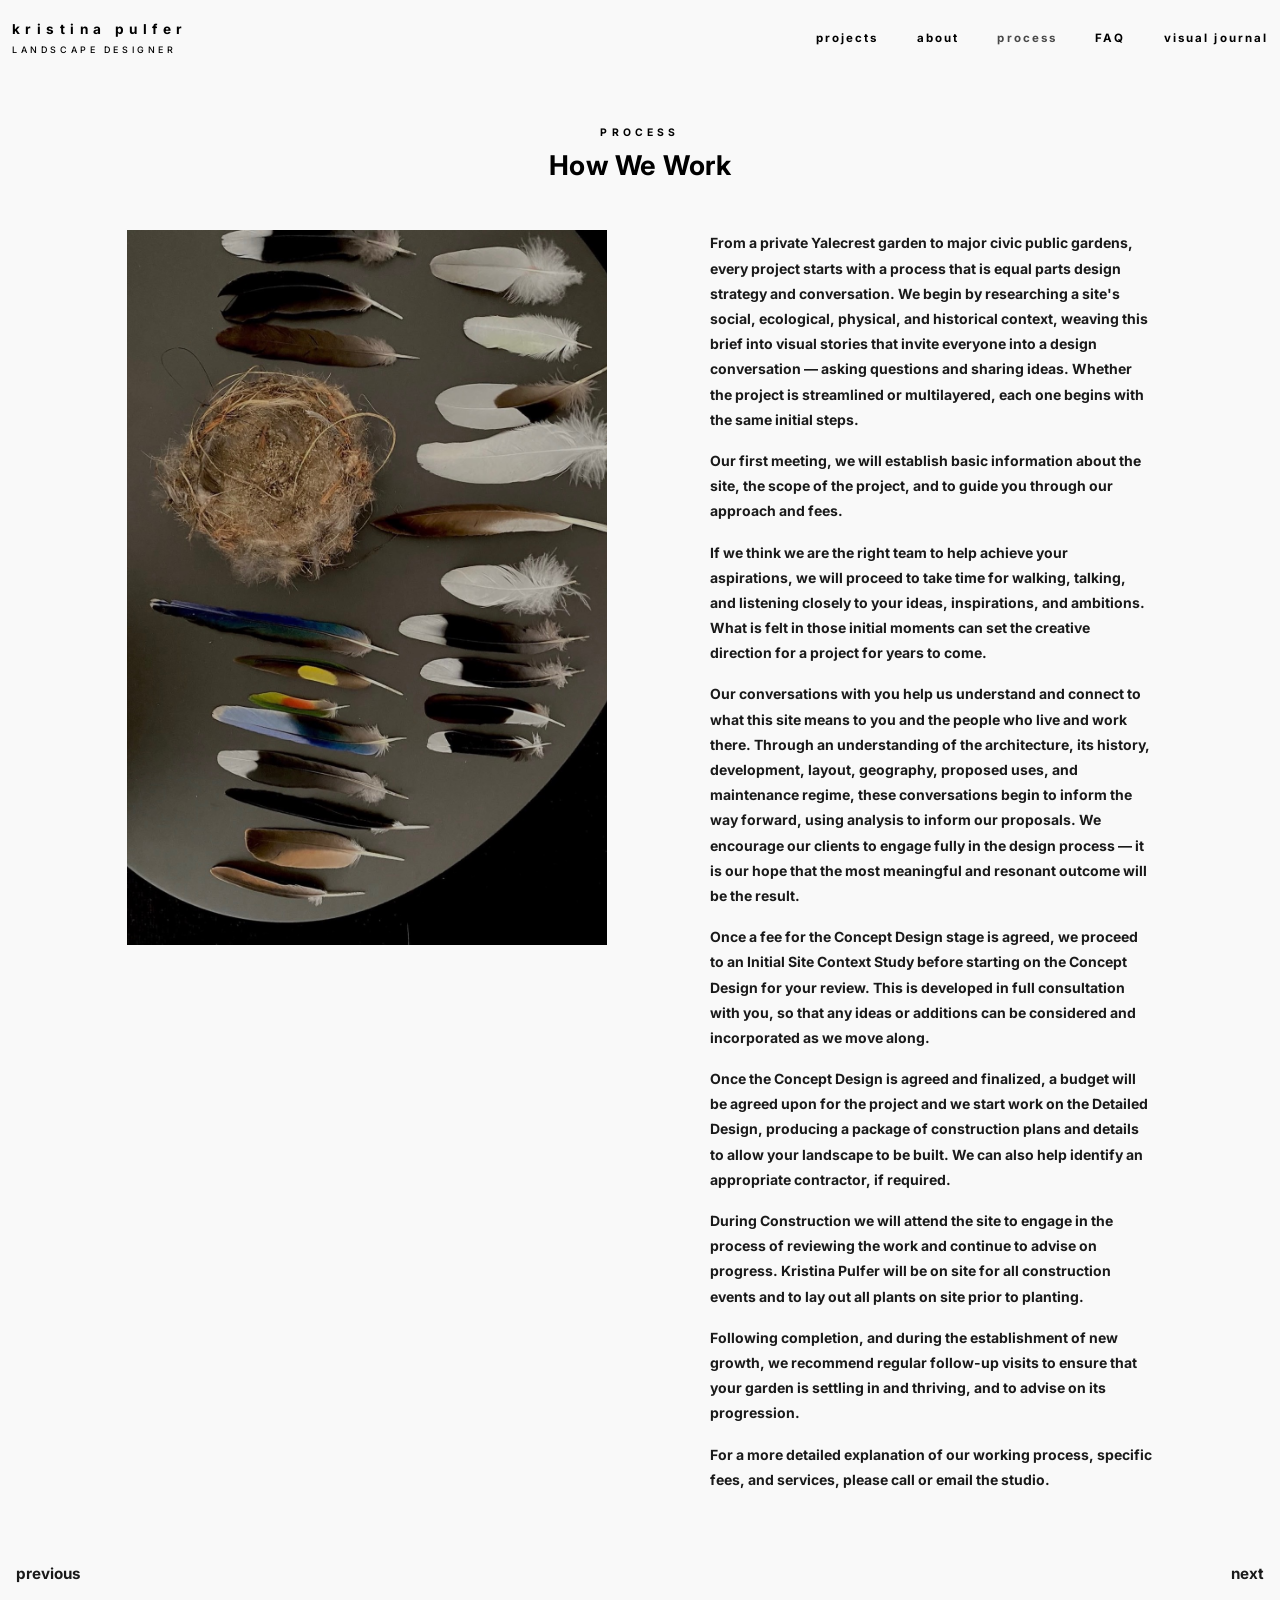
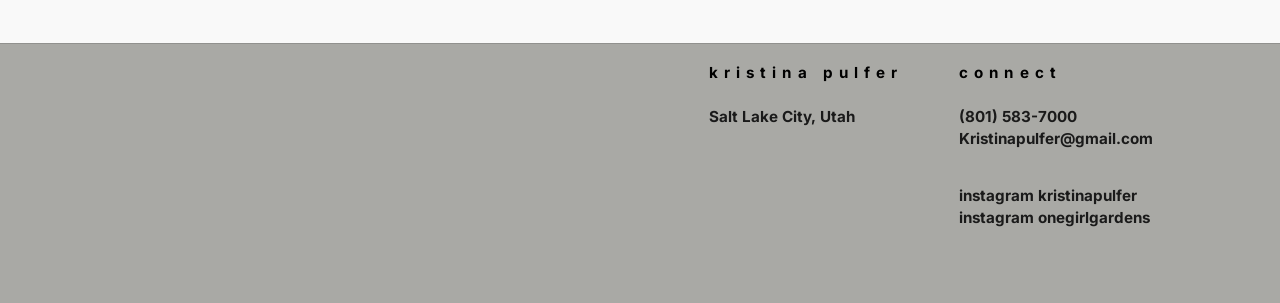
<file: studio.html>
<!doctype html>
<html lang="en">
<head>
<meta charset="UTF-8">
<meta name="viewport" content="width=device-width, initial-scale=1.0">
<title>Kristina Pulfer — Process</title>
<meta name="description" content="The studio behind Kristina Pulfer's landscape design practice, and how the design process works, from first conversation through concept design, detailed design, and construction to establishment.">
<link rel="stylesheet" href="css/style.css">
</head>
<body>

<header class="site-header">
  <div class="container">
    <a class="nav-toggle" href="index.html" aria-label="Kristina Pulfer — Home">
      <span class="toggle-name">kristina pulfer</span>
      <span class="toggle-tag">Landscape Designer</span>
    </a>
    <nav class="main-nav">
      <a href="index.html">Projects</a>
      <a href="about.html">About</a>
      <a href="studio.html" class="active">Process</a>
      <a href="faq.html" class="nav-faq">FAQ</a>
      <a href="visual-journal.html">Visual Journal</a>
    </nav>
  </div>
</header>

<section class="page-title-block">
  <div class="container">
    <p class="label">Process</p>
    <h1>How We Work</h1>
  </div>
</section>

<section class="text-band" style="padding-top:1rem;">
  <div class="container">
    <div class="about-teaser" style="grid-template-columns: 1.1fr 1fr; align-items: start;">
      <div class="about-teaser-img" style="aspect-ratio: 1320 / 1965; max-width: 480px;">
        <img src="images/FEATHERS_OZ.jpeg" alt="Feathers found in the garden" style="width:100%; height:100%; object-fit:cover;">
      </div>
      <div class="about-teaser-text">
      <p>From a private Yalecrest garden to major civic public gardens, every project starts with a process that is equal parts design strategy and conversation. We begin by researching a site's social, ecological, physical, and historical context, weaving this brief into visual stories that invite everyone into a design conversation — asking questions and sharing ideas. Whether the project is streamlined or multilayered, each one begins with the same initial steps.</p>
      <p>Our first meeting, we will establish basic information about the site, the scope of the project, and to guide you through our approach and fees.</p>
      <p>If we think we are the right team to help achieve your aspirations, we will proceed to take time for walking, talking, and listening closely to your ideas, inspirations, and ambitions. What is felt in those initial moments can set the creative direction for a project for years to come.</p>
      <p>Our conversations with you help us understand and connect to what this site means to you and the people who live and work there. Through an understanding of the architecture, its history, development, layout, geography, proposed uses, and maintenance regime, these conversations begin to inform the way forward, using analysis to inform our proposals. We encourage our clients to engage fully in the design process — it is our hope that the most meaningful and resonant outcome will be the result.</p>
      <p>Once a fee for the Concept Design stage is agreed, we proceed to an Initial Site Context Study before starting on the Concept Design for your review. This is developed in full consultation with you, so that any ideas or additions can be considered and incorporated as we move along.</p>
      <p>Once the Concept Design is agreed and finalized, a budget will be agreed upon for the project and we start work on the Detailed Design, producing a package of construction plans and details to allow your landscape to be built. We can also help identify an appropriate contractor, if required.</p>
      <p>During Construction we will attend the site to engage in the process of reviewing the work and continue to advise on progress. Kristina Pulfer will be on site for all construction events and to lay out all plants on site prior to planting.</p>
      <p>Following completion, and during the establishment of new growth, we recommend regular follow-up visits to ensure that your garden is settling in and thriving, and to advise on its progression.</p>
      <p>For a more detailed explanation of our working process, specific fees, and services, please call or email the studio.</p>
      </div>
    </div>

    <div style="display:flex; justify-content:space-between; margin-top:3.4rem; width:100vw; margin-left:calc(50% - 50vw); padding:0 1rem; box-sizing:border-box;">
      <a href="about.html" style="font-family:Inter, Helvetica, Arial, sans-serif; font-weight:700; font-size:0.95rem; color:var(--brown-soft); text-transform:lowercase;">previous</a>
      <a href="faq.html" style="font-family:Inter, Helvetica, Arial, sans-serif; font-weight:700; font-size:0.95rem; color:var(--brown-soft); text-transform:lowercase;">next</a>
    </div>

  </div>
</section>

<footer class="site-footer" style="margin-top:0;">
  <div class="container">
    <div class="footer-grid">
      <div>
        <p class="footer-name">Kristina Pulfer</p>
        <p>Salt Lake City, Utah</p>
      </div>
      <div>
        <h4 class="label">Connect</h4>
        <a href="tel:+18015837000">(801) 583-7000</a>
        <a href="mailto:Kristinapulfer@gmail.com">Kristinapulfer@gmail.com</a>
        <a href="https://instagram.com/kristinapulfer" target="_blank" rel="noopener" style="margin-top:2.4em;">instagram kristinapulfer</a>
        <a href="https://instagram.com/onegirlgardens" target="_blank" rel="noopener">instagram onegirlgardens</a>
      </div>
    </div>
  </div>
</footer>
<script src="js/main.js"></script>
</body>
</html>
</file>
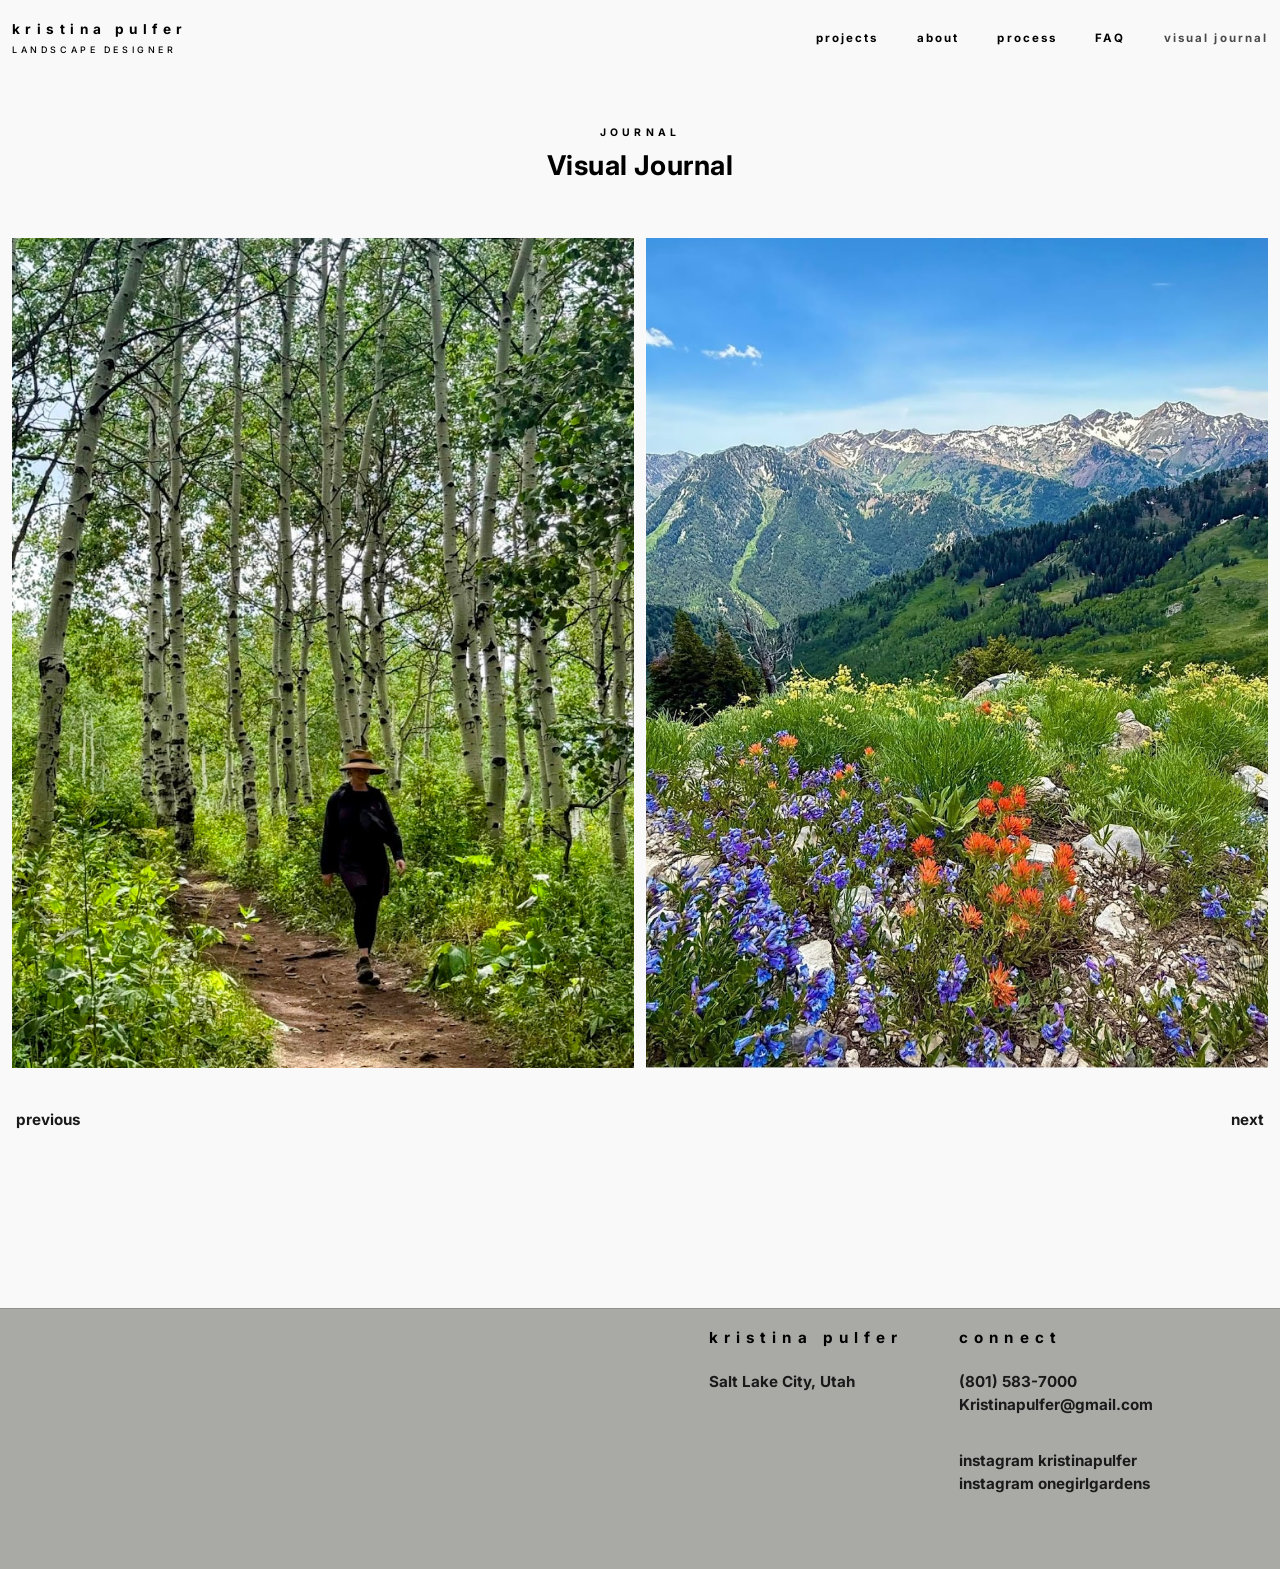
<file: visual-journal.html>
<!doctype html>
<html lang="en">
<head>
<meta charset="UTF-8">
<meta name="viewport" content="width=device-width, initial-scale=1.0">
<title>Visual Journal — Kristina Pulfer Landscape Design</title>
<meta name="description" content="Sketches, concept drawings, and process photography from Kristina Pulfer's landscape design studio.">
<link rel="stylesheet" href="css/style.css">
</head>
<body>

<header class="site-header">
  <div class="container">
    <a class="nav-toggle" href="index.html" aria-label="Kristina Pulfer — Home">
      <span class="toggle-name">kristina pulfer</span>
      <span class="toggle-tag">Landscape Designer</span>
    </a>
    <nav class="main-nav">
      <a href="index.html">Projects</a>
      <a href="about.html">About</a>
      <a href="studio.html">Process</a>
      <a href="faq.html" class="nav-faq">FAQ</a>
      <a href="visual-journal.html" class="active">Visual Journal</a>
    </nav>
  </div>
</header>

<section class="page-title-block">
  <div class="container">
    <p class="label">Journal</p>
    <h1>Visual Journal</h1>
  </div>
</section>

<section style="padding-top: 0; padding-bottom: 12px;">
  <div class="container">
    <div class="stack-gallery" style="margin-top:0; padding-top:24px;">
      <div class="gallery-row pair">
        <figure><img src="images/SUNDANCE_HIKE.jpg" alt="Hiking trail near Sundance"></figure>
        <figure><img src="images/LITTLE_COTTONWOOD_WILDFLOWERSjpg.jpg" alt="Wildflowers, Little Cottonwood Canyon"></figure>
      </div>
    </div>
  </div>
</section>

<section style="padding-top:0; padding-bottom:2rem;">
  <div style="display:flex; justify-content:space-between; margin-top:1rem; width:100vw; margin-left:calc(50% - 50vw); padding:0 1rem; box-sizing:border-box;">
    <a href="faq.html" style="font-family:Inter, Helvetica, Arial, sans-serif; font-weight:700; font-size:0.95rem; color:var(--brown-soft); text-transform:lowercase;">previous</a>
    <a href="index.html" style="font-family:Inter, Helvetica, Arial, sans-serif; font-weight:700; font-size:0.95rem; color:var(--brown-soft); text-transform:lowercase;">next</a>
  </div>
</section>

<footer class="site-footer">
  <div class="container">
    <div class="footer-grid">
      <div>
        <p class="footer-name">Kristina Pulfer</p>
        <p>Salt Lake City, Utah</p>
      </div>
      <div>
        <h4 class="label">Connect</h4>
        <a href="tel:+18015837000">(801) 583-7000</a>
        <a href="mailto:Kristinapulfer@gmail.com">Kristinapulfer@gmail.com</a>
        <a href="https://instagram.com/kristinapulfer" target="_blank" rel="noopener" style="margin-top:2.4em;">instagram kristinapulfer</a>
        <a href="https://instagram.com/onegirlgardens" target="_blank" rel="noopener">instagram onegirlgardens</a>
      </div>
    </div>
  </div>
</footer>
<script src="js/main.js"></script>
</body>
</html>
</file>
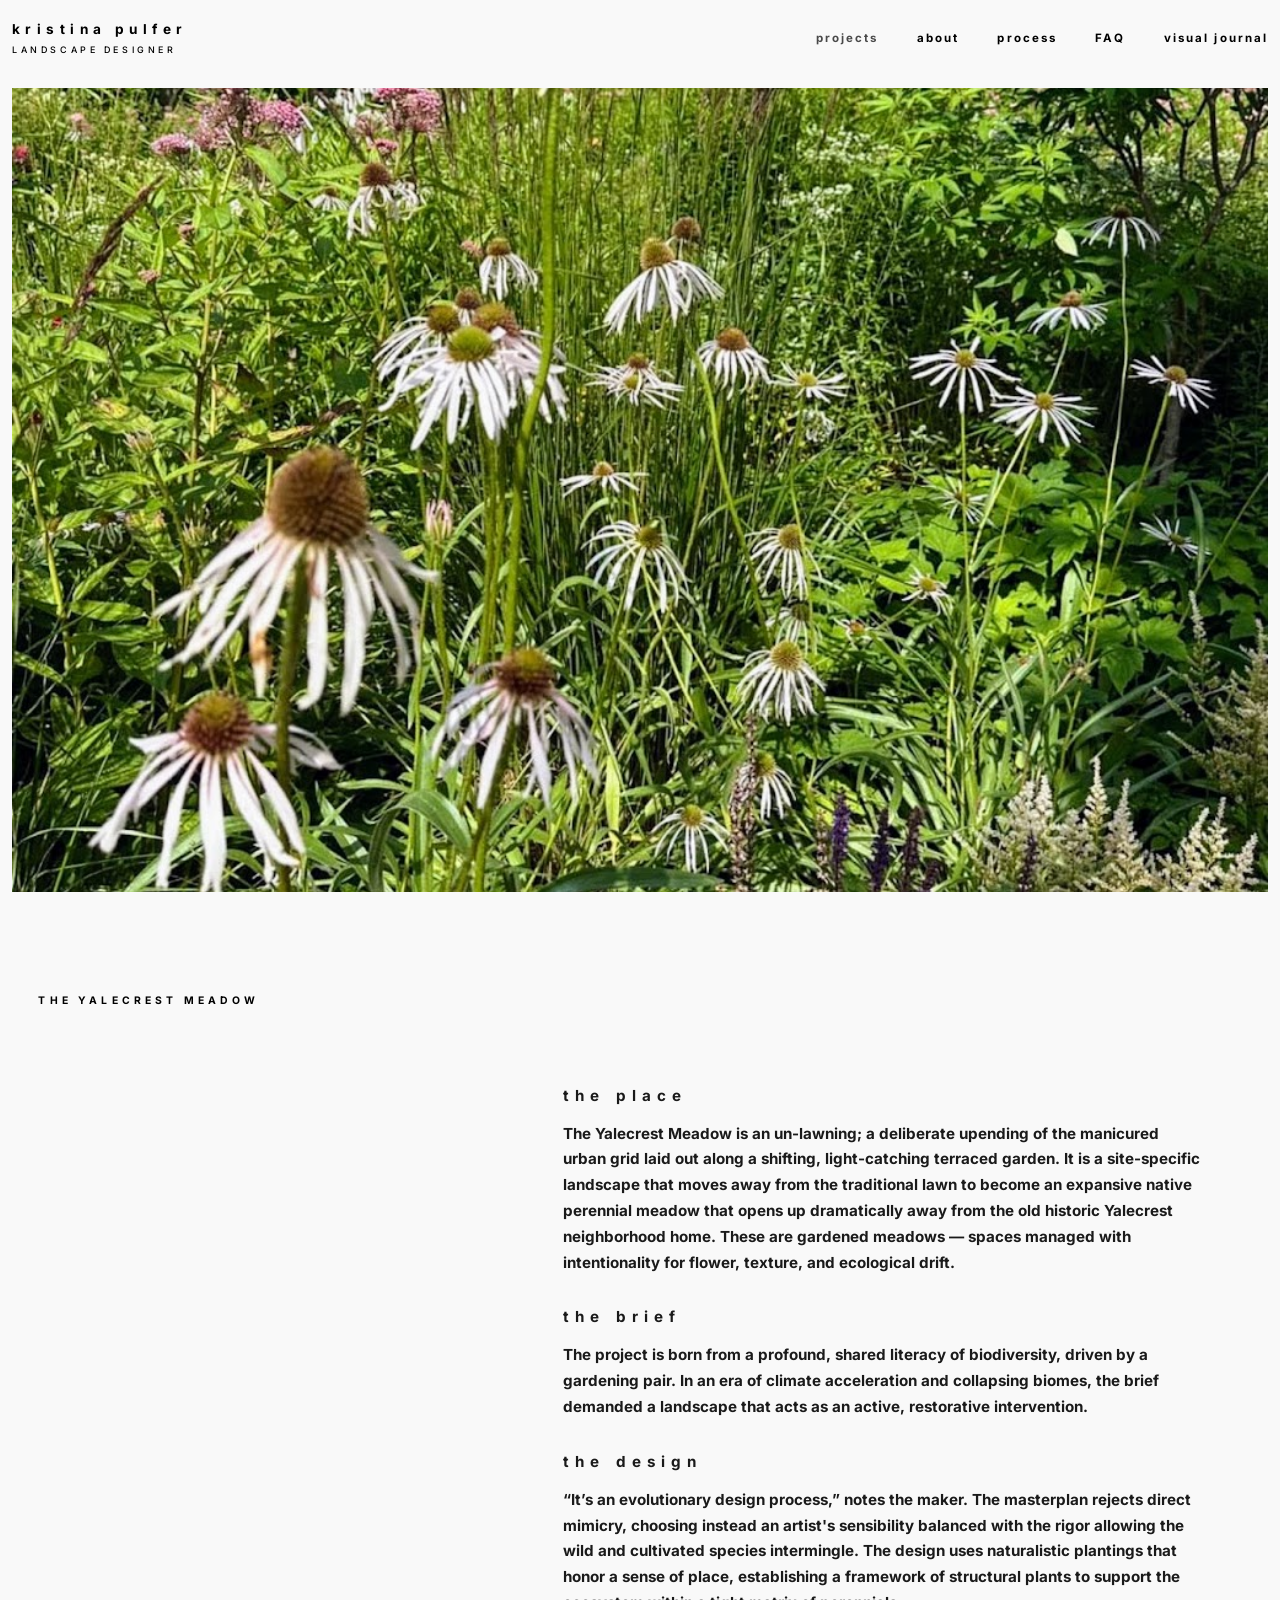
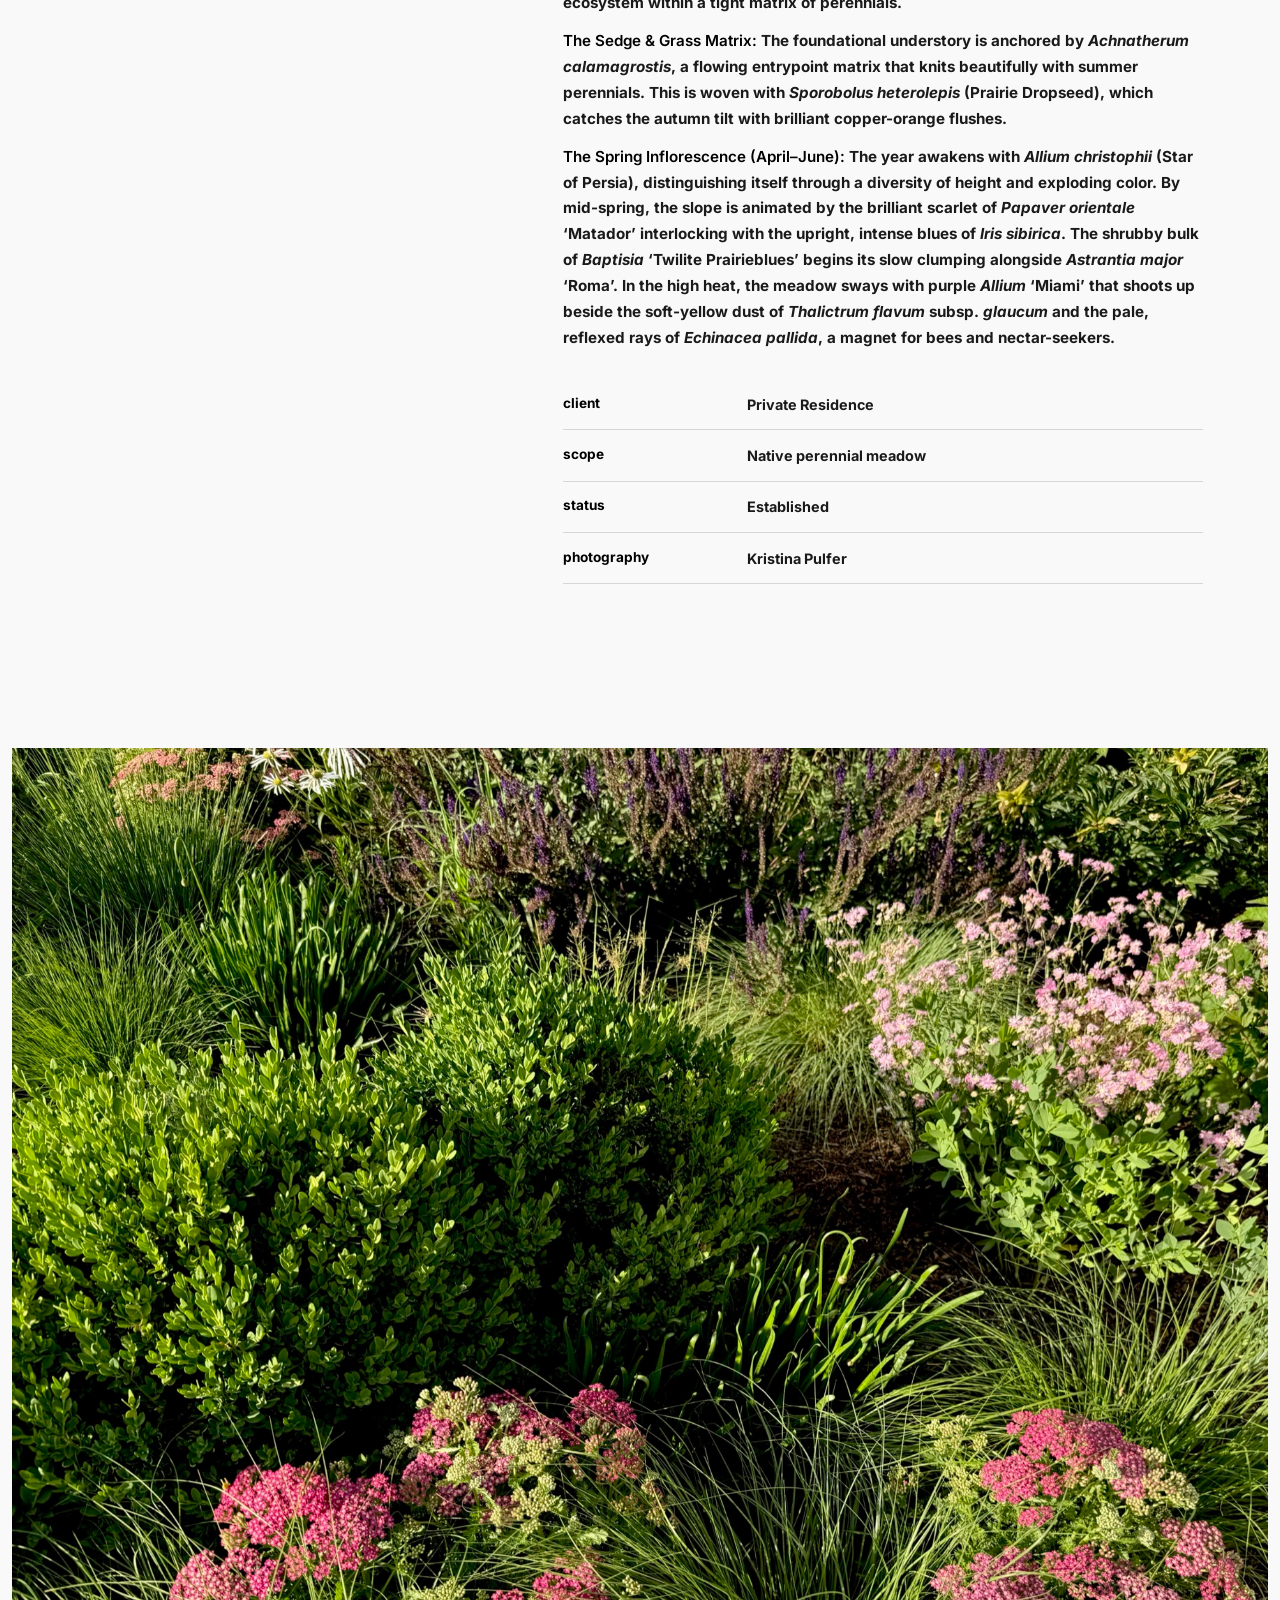
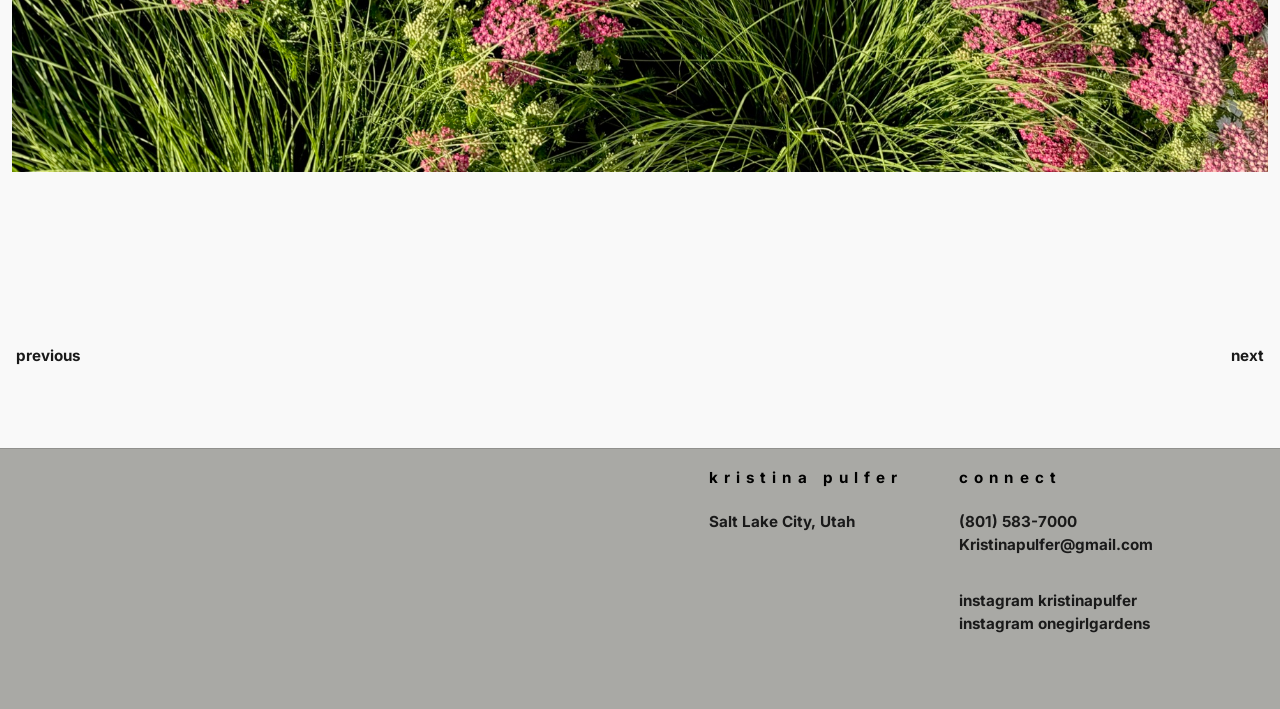
<file: projects/1500-east.html>
<!doctype html>
<html lang="en">
<head>
<meta charset="UTF-8">
<meta name="viewport" content="width=device-width, initial-scale=1.0">
<title>The Yalecrest Meadow — Kristina Pulfer Landscape Design</title>
<link rel="stylesheet" href="../css/style.css">
</head>
<body>

<header class="site-header">
  <div class="container">
    <a class="nav-toggle" href="../index.html" aria-label="Kristina Pulfer — Home">
      <span class="toggle-name">kristina pulfer</span>
      <span class="toggle-tag">Landscape Designer</span>
    </a>
    <nav class="main-nav">
      <a href="../index.html" class="active">Projects</a>
      <a href="../about.html">About</a>
      <a href="../studio.html">Process</a>
      <a href="../faq.html" class="nav-faq">FAQ</a>
      <a href="../visual-journal.html">Visual Journal</a>
    </nav>
  </div>
</header>

<div class="project-hero">
  <img src="../images/1500EAST_HULA.jpg" alt="Coneflowers and grasses, the Yalecrest Meadow">
</div>

<div class="project-title-sticky">
  <p class="project-hero-title">The Yalecrest Meadow</p>
</div>

<section class="text-band">
  <div class="container container-wide">

    <div class="dp-section">
      <p class="dp-heading">The place</p>
      <p>The Yalecrest Meadow is an un-lawning; a deliberate upending of the manicured urban grid laid out along a shifting, light-catching terraced garden. It is a site-specific landscape that moves away from the traditional lawn to become an expansive native perennial meadow that opens up dramatically away from the old historic Yalecrest neighborhood home. These are gardened meadows — spaces managed with intentionality for flower, texture, and ecological drift.</p>
    </div>

    <div class="dp-section">
      <p class="dp-heading">The brief</p>
      <p>The project is born from a profound, shared literacy of biodiversity, driven by a gardening pair. In an era of climate acceleration and collapsing biomes, the brief demanded a landscape that acts as an active, restorative intervention.</p>
    </div>

    <div class="dp-section">
      <p class="dp-heading">The design</p>
      <p>&ldquo;It&rsquo;s an evolutionary design process,&rdquo; notes the maker. The masterplan rejects direct mimicry, choosing instead an artist's sensibility balanced with the rigor allowing the wild and cultivated species intermingle. The design uses naturalistic plantings that honor a sense of place, establishing a framework of structural plants to support the ecosystem within a tight matrix of perennials.</p>
      <p><strong>The Sedge &amp; Grass Matrix:</strong> The foundational understory is anchored by <em>Achnatherum calamagrostis</em>, a flowing entrypoint matrix that knits beautifully with summer perennials. This is woven with <em>Sporobolus heterolepis</em> (Prairie Dropseed), which catches the autumn tilt with brilliant copper-orange flushes.</p>
      <p><strong>The Spring Inflorescence (April&ndash;June):</strong> The year awakens with <em>Allium christophii</em> (Star of Persia), distinguishing itself through a diversity of height and exploding color. By mid-spring, the slope is animated by the brilliant scarlet of <em>Papaver orientale</em> &lsquo;Matador&rsquo; interlocking with the upright, intense blues of <em>Iris sibirica</em>. The shrubby bulk of <em>Baptisia</em> &lsquo;Twilite Prairieblues&rsquo; begins its slow clumping alongside <em>Astrantia major</em> &lsquo;Roma&rsquo;. In the high heat, the meadow sways with purple <em>Allium</em> &lsquo;Miami&rsquo; that shoots up beside the soft-yellow dust of <em>Thalictrum flavum</em> subsp. <em>glaucum</em> and the pale, reflexed rays of <em>Echinacea pallida</em>, a magnet for bees and nectar-seekers.</p>
    </div>

    <ul class="dp-meta">
      <li><span class="k">client</span><span class="v">Private Residence</span></li>
      <li><span class="k">scope</span><span class="v">Native perennial meadow</span></li>
      <li><span class="k">status</span><span class="v">Established</span></li>
      <li><span class="k">photography</span><span class="v">Kristina Pulfer</span></li>
    </ul>

  </div>
</section>

<section>
  <div class="container">
    <div class="stack-gallery">
      <div class="gallery-row full"><figure><img src="../images/YALECREST_SEDUM_BORDER.jpg" alt="Sedum, grasses, and salvia border, the Yalecrest Meadow"></figure></div>
    </div>
  </div>
</section>

<section>
  <div class="container">
    <div style="display:flex; justify-content:space-between; width:100vw; margin-left:calc(50% - 50vw); padding:0 1rem; box-sizing:border-box;">
      <a href="priesthood-garden.html" style="font-family:Inter, Helvetica, Arial, sans-serif; font-weight:700; font-size:0.95rem; color:var(--brown-soft); text-transform:lowercase;">previous</a>
      <a href="no-12.html" style="font-family:Inter, Helvetica, Arial, sans-serif; font-weight:700; font-size:0.95rem; color:var(--brown-soft); text-transform:lowercase;">next</a>
    </div>
  </div>
</section>

<footer class="site-footer" style="margin-top:0;">
  <div class="container">
    <div class="footer-grid">
      <div>
        <p class="footer-name">Kristina Pulfer</p>
        <p>Salt Lake City, Utah</p>
      </div>
      <div>
        <h4 class="label">Connect</h4>
        <a href="tel:+18015837000">(801) 583-7000</a>
        <a href="mailto:Kristinapulfer@gmail.com">Kristinapulfer@gmail.com</a>
        <a href="https://instagram.com/kristinapulfer" target="_blank" rel="noopener" style="margin-top:2.4em;">instagram kristinapulfer</a>
        <a href="https://instagram.com/onegirlgardens" target="_blank" rel="noopener">instagram onegirlgardens</a>
      </div>
    </div>
  </div>
</footer>
<script src="../js/main.js"></script>
</body>
</html>
</file>
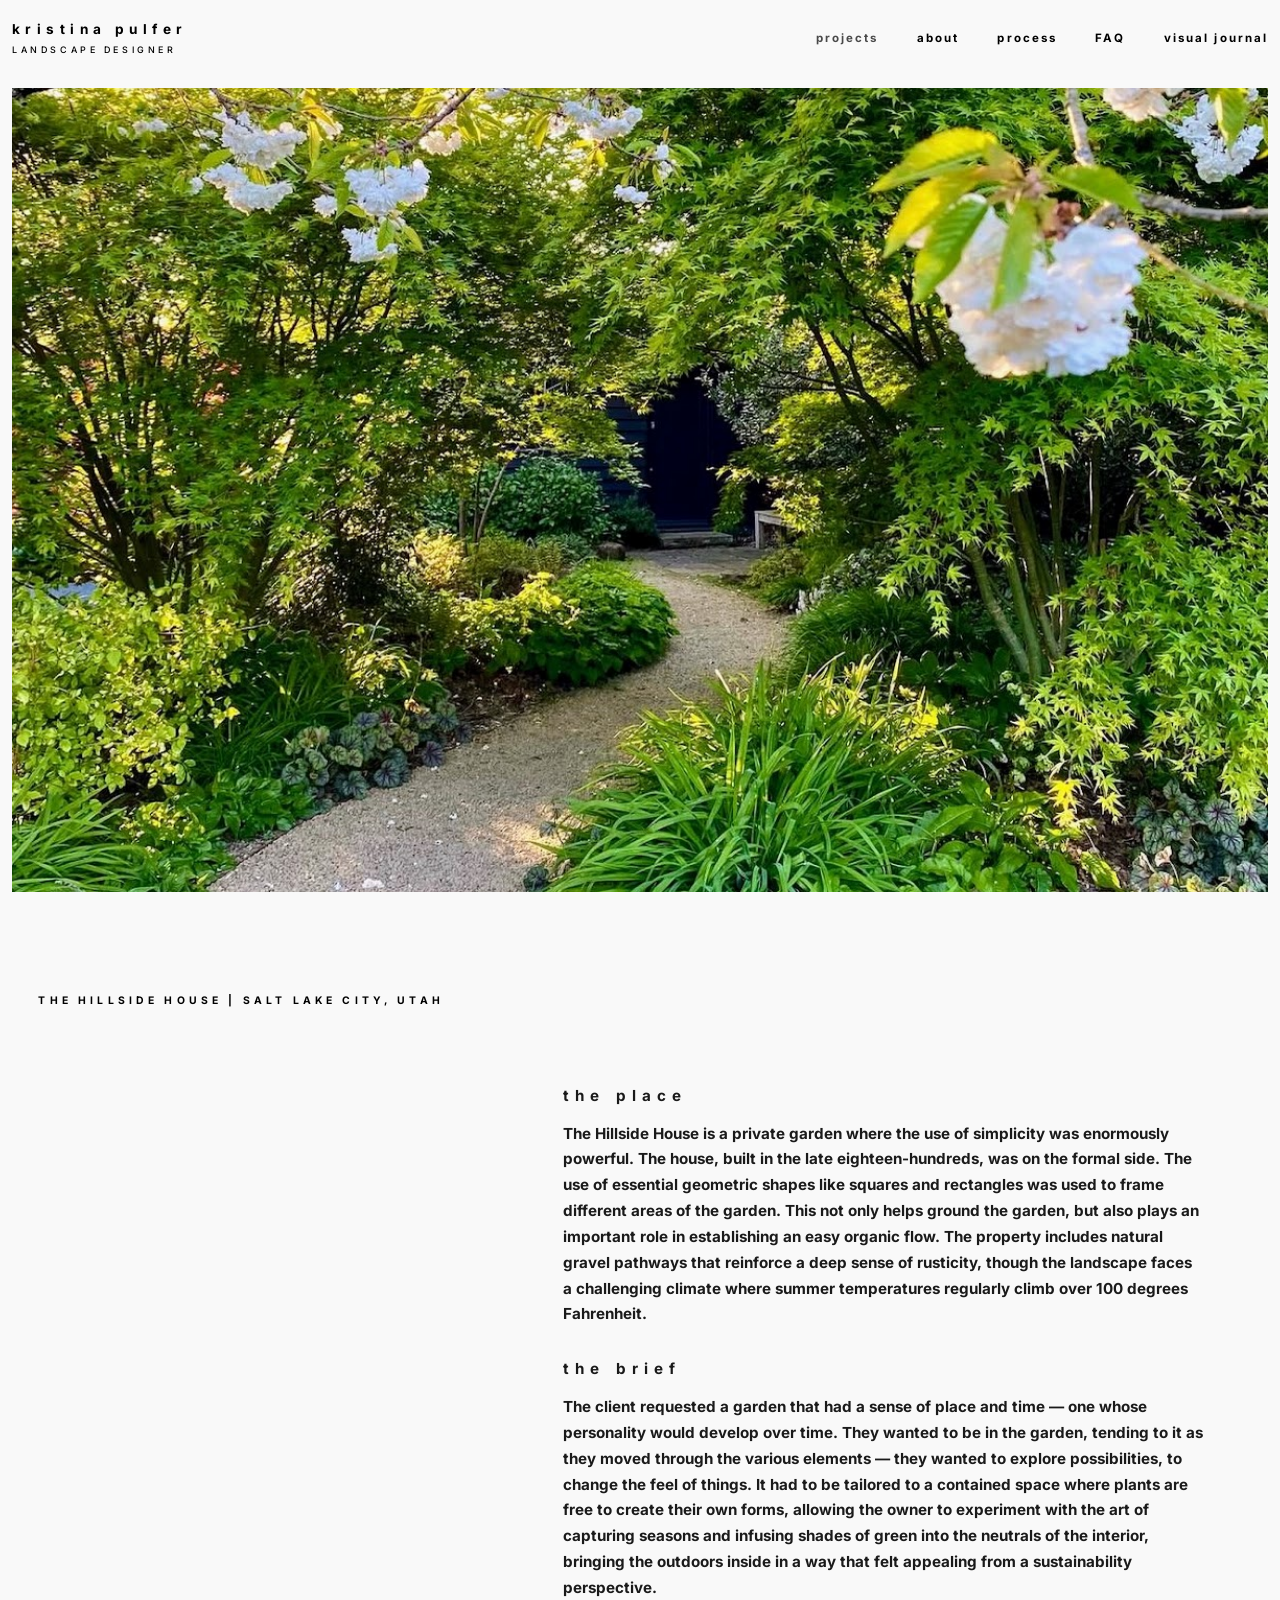
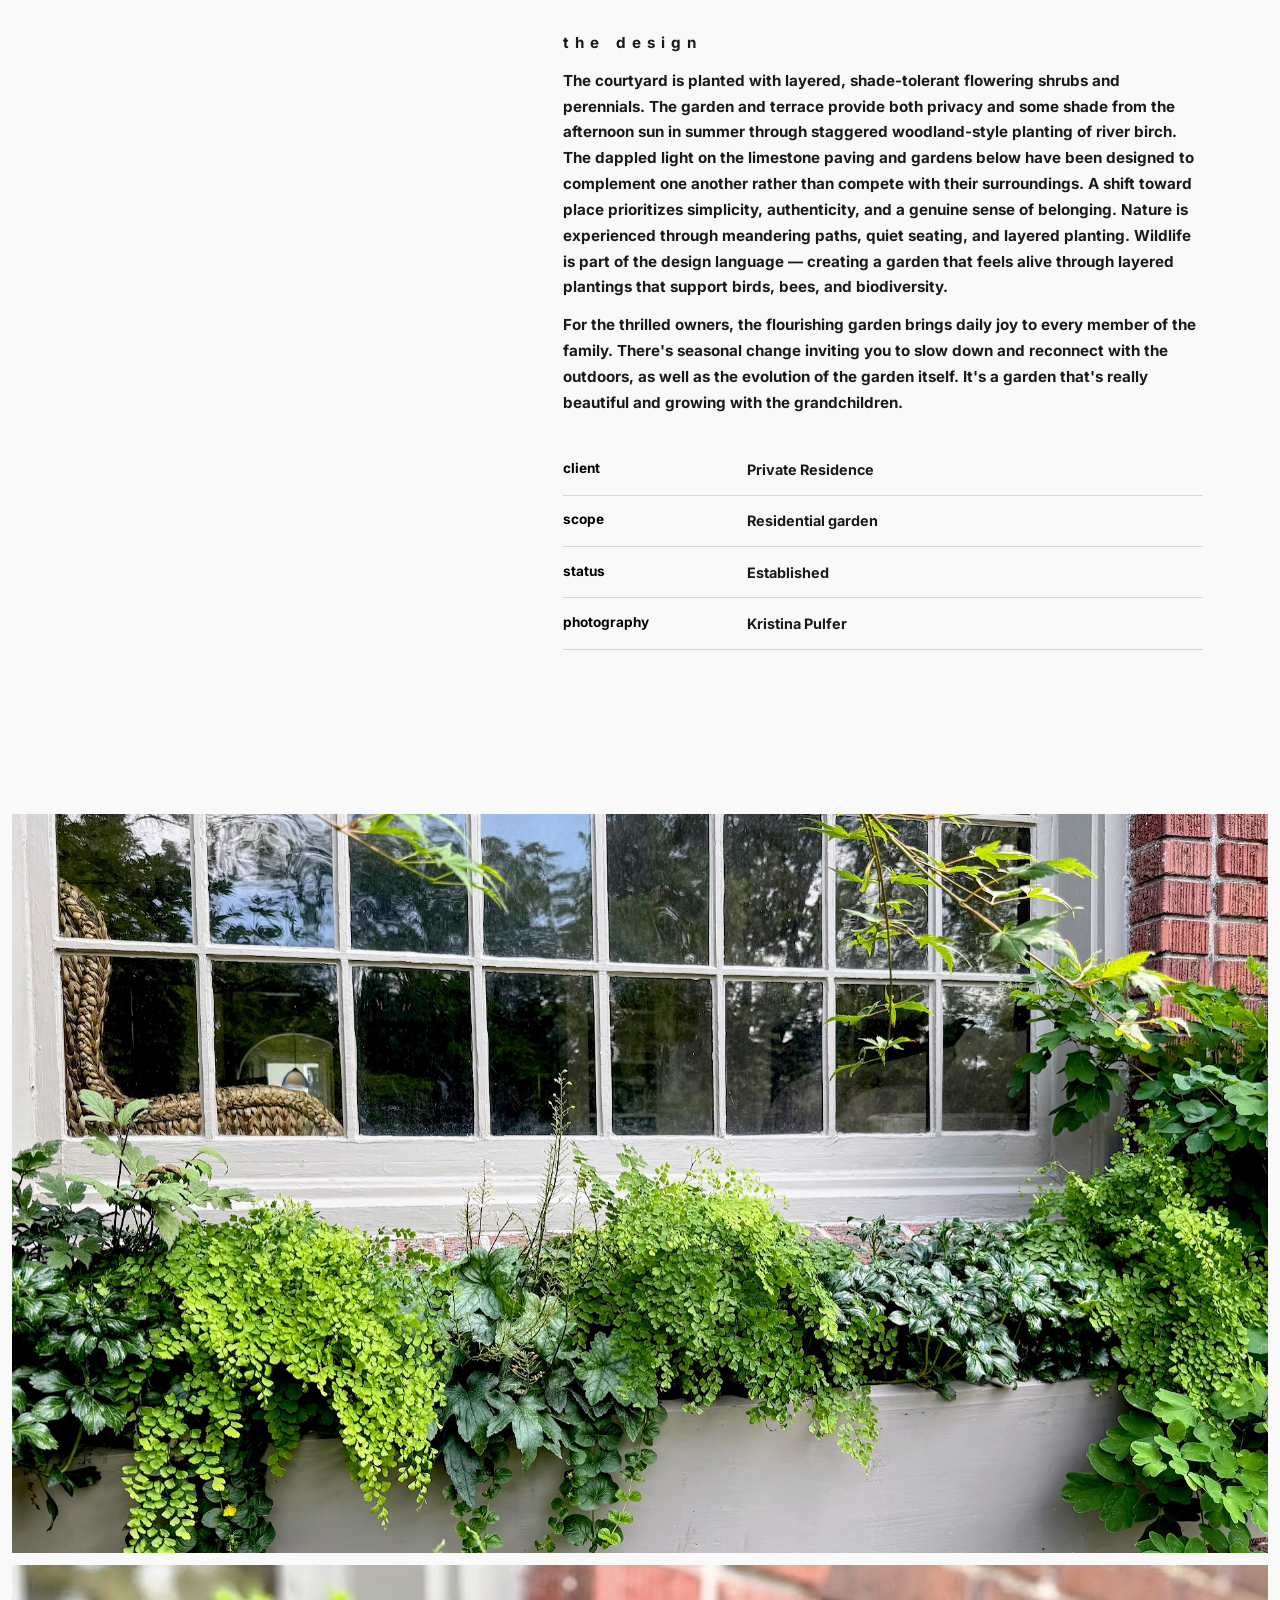
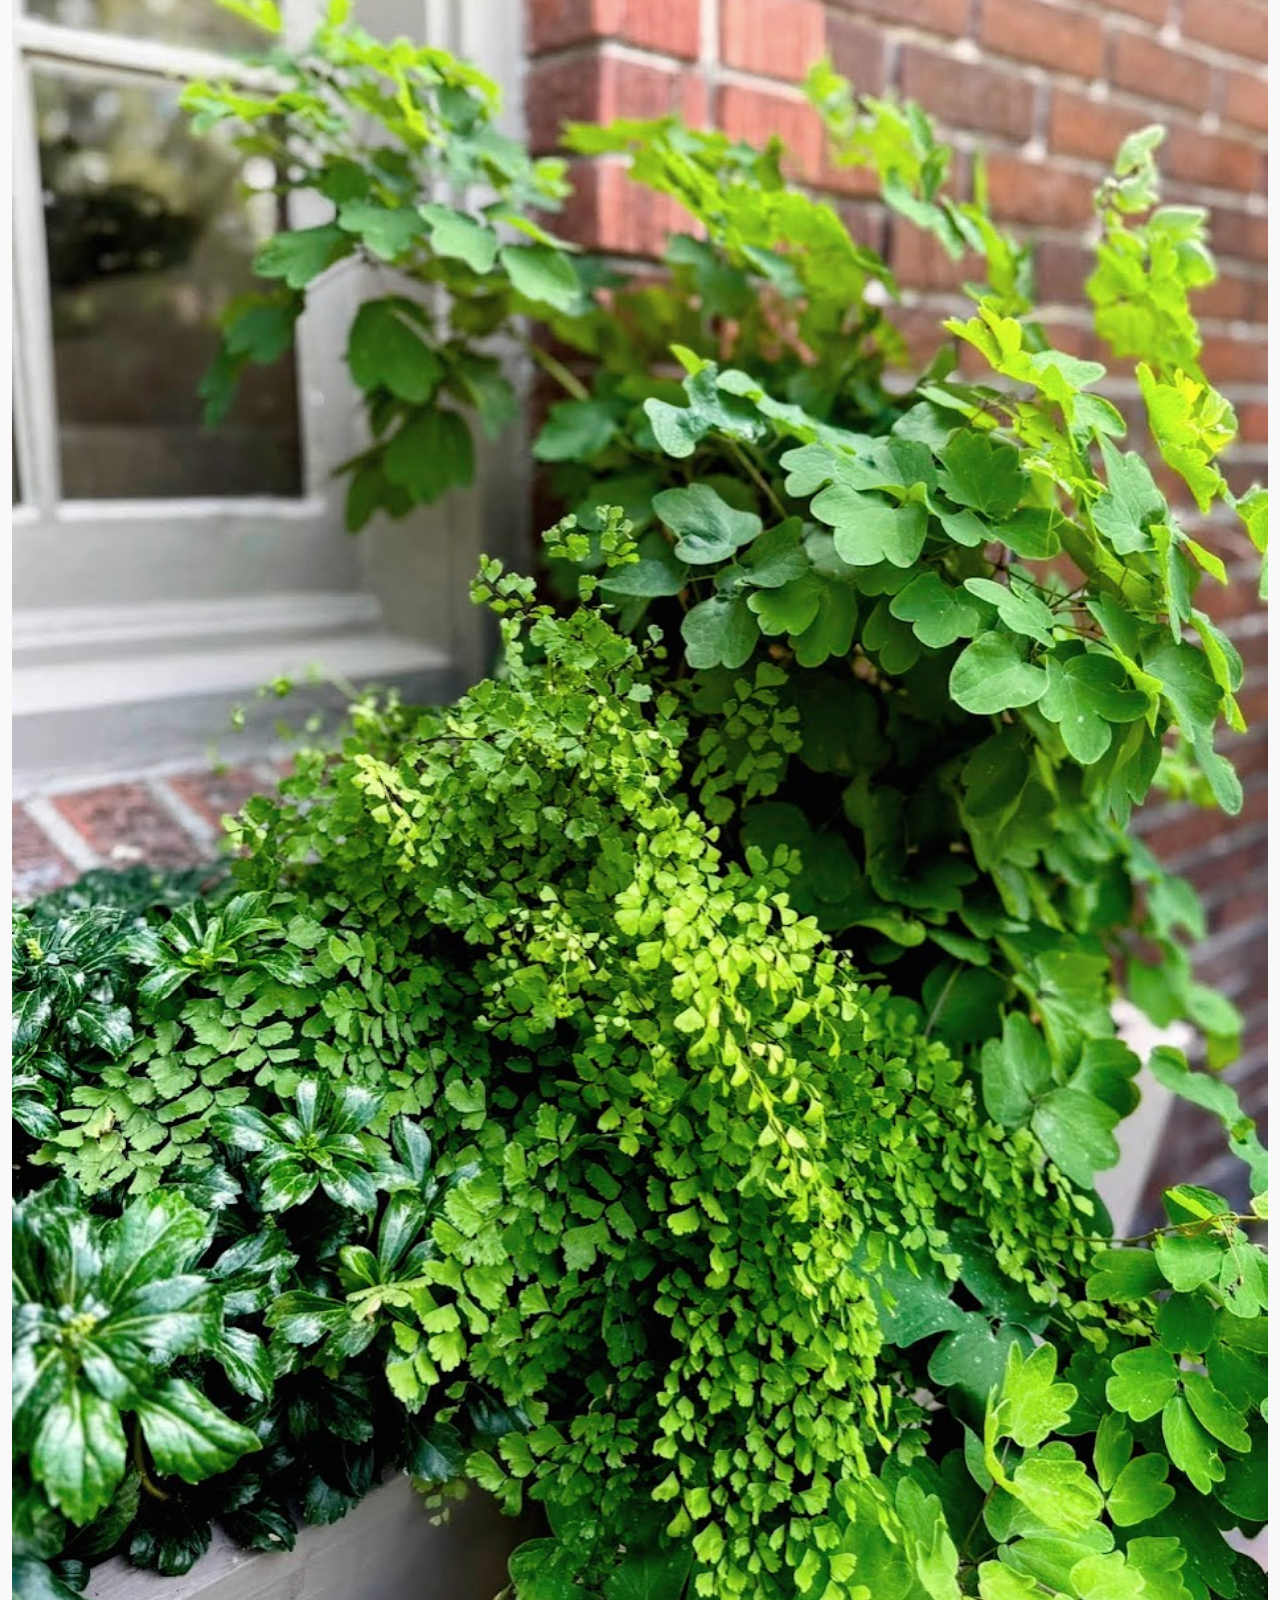
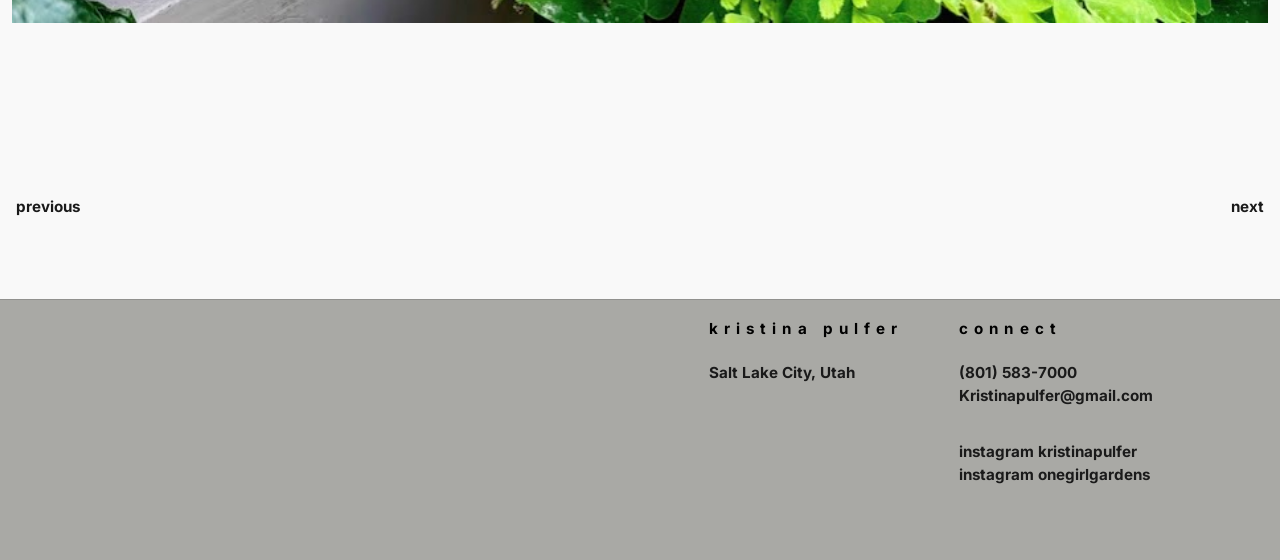
<file: projects/avenues.html>
<!doctype html>
<html lang="en">
<head>
<meta charset="UTF-8">
<meta name="viewport" content="width=device-width, initial-scale=1.0">
<title>The Hillside House — Kristina Pulfer Landscape Design</title>
<link rel="stylesheet" href="../css/style.css">
</head>
<body>

<header class="site-header">
  <div class="container">
    <a class="nav-toggle" href="../index.html" aria-label="Kristina Pulfer — Home">
      <span class="toggle-name">kristina pulfer</span>
      <span class="toggle-tag">Landscape Designer</span>
    </a>
    <nav class="main-nav">
      <a href="../index.html" class="active">Projects</a>
      <a href="../about.html">About</a>
      <a href="../studio.html">Process</a>
      <a href="../faq.html" class="nav-faq">FAQ</a>
      <a href="../visual-journal.html">Visual Journal</a>
    </nav>
  </div>
</header>

<div class="project-hero">
  <img src="../images/AVENUES.jpg" alt="The Hillside House, Salt Lake City">
</div>

<div class="project-title-sticky">
  <p class="project-hero-title">The Hillside House | Salt Lake City, Utah</p>
</div>

<section class="text-band">
  <div class="container container-wide">

    <div class="dp-section">
      <p class="dp-heading">The place</p>
      <p>The Hillside House is a private garden where the use of simplicity was enormously powerful. The house, built in the late eighteen-hundreds, was on the formal side. The use of essential geometric shapes like squares and rectangles was used to frame different areas of the garden. This not only helps ground the garden, but also plays an important role in establishing an easy organic flow. The property includes natural gravel pathways that reinforce a deep sense of rusticity, though the landscape faces a challenging climate where summer temperatures regularly climb over 100 degrees Fahrenheit.</p>
    </div>

    <div class="dp-section">
      <p class="dp-heading">The brief</p>
      <p>The client requested a garden that had a sense of place and time — one whose personality would develop over time. They wanted to be in the garden, tending to it as they moved through the various elements — they wanted to explore possibilities, to change the feel of things. It had to be tailored to a contained space where plants are free to create their own forms, allowing the owner to experiment with the art of capturing seasons and infusing shades of green into the neutrals of the interior, bringing the outdoors inside in a way that felt appealing from a sustainability perspective.</p>
    </div>

    <div class="dp-section">
      <p class="dp-heading">The design</p>
      <p>The courtyard is planted with layered, shade-tolerant flowering shrubs and perennials. The garden and terrace provide both privacy and some shade from the afternoon sun in summer through staggered woodland-style planting of river birch. The dappled light on the limestone paving and gardens below have been designed to complement one another rather than compete with their surroundings. A shift toward place prioritizes simplicity, authenticity, and a genuine sense of belonging. Nature is experienced through meandering paths, quiet seating, and layered planting. Wildlife is part of the design language — creating a garden that feels alive through layered plantings that support birds, bees, and biodiversity.</p>
      <p>For the thrilled owners, the flourishing garden brings daily joy to every member of the family. There's seasonal change inviting you to slow down and reconnect with the outdoors, as well as the evolution of the garden itself. It's a garden that's really beautiful and growing with the grandchildren.</p>
    </div>

    <ul class="dp-meta">
      <li><span class="k">client</span><span class="v">Private Residence</span></li>
      <li><span class="k">scope</span><span class="v">Residential garden</span></li>
      <li><span class="k">status</span><span class="v">Established</span></li>
      <li><span class="k">photography</span><span class="v">Kristina Pulfer</span></li>
    </ul>

  </div>
</section>

<section>
  <div class="container">
    <div class="stack-gallery">
      <div class="gallery-row full"><figure><img src="../images/YALECREST_WINDOWBOX.jpg" alt="Window box planting, The Hillside House"></figure></div>
      <div class="gallery-row full"><figure><img src="../images/YALECREST_LAYERS.jpg" alt="Layered planting, The Hillside House"></figure></div>
    </div>
  </div>
</section>

<section>
  <div class="container">
    <div style="display:flex; justify-content:space-between; width:100vw; margin-left:calc(50% - 50vw); padding:0 1rem; box-sizing:border-box;">
      <a href="no-12.html" style="font-family:Inter, Helvetica, Arial, sans-serif; font-weight:700; font-size:0.95rem; color:var(--brown-soft); text-transform:lowercase;">previous</a>
      <a href="harvard.html" style="font-family:Inter, Helvetica, Arial, sans-serif; font-weight:700; font-size:0.95rem; color:var(--brown-soft); text-transform:lowercase;">next</a>
    </div>
  </div>
</section>

<footer class="site-footer" style="margin-top:0;">
  <div class="container">
    <div class="footer-grid">
      <div>
        <p class="footer-name">Kristina Pulfer</p>
        <p>Salt Lake City, Utah</p>
      </div>
      <div>
        <h4 class="label">Connect</h4>
        <a href="tel:+18015837000">(801) 583-7000</a>
        <a href="mailto:Kristinapulfer@gmail.com">Kristinapulfer@gmail.com</a>
        <a href="https://instagram.com/kristinapulfer" target="_blank" rel="noopener" style="margin-top:2.4em;">instagram kristinapulfer</a>
        <a href="https://instagram.com/onegirlgardens" target="_blank" rel="noopener">instagram onegirlgardens</a>
      </div>
    </div>
  </div>
</footer>
<script src="../js/main.js"></script>
</body>
</html>
</file>
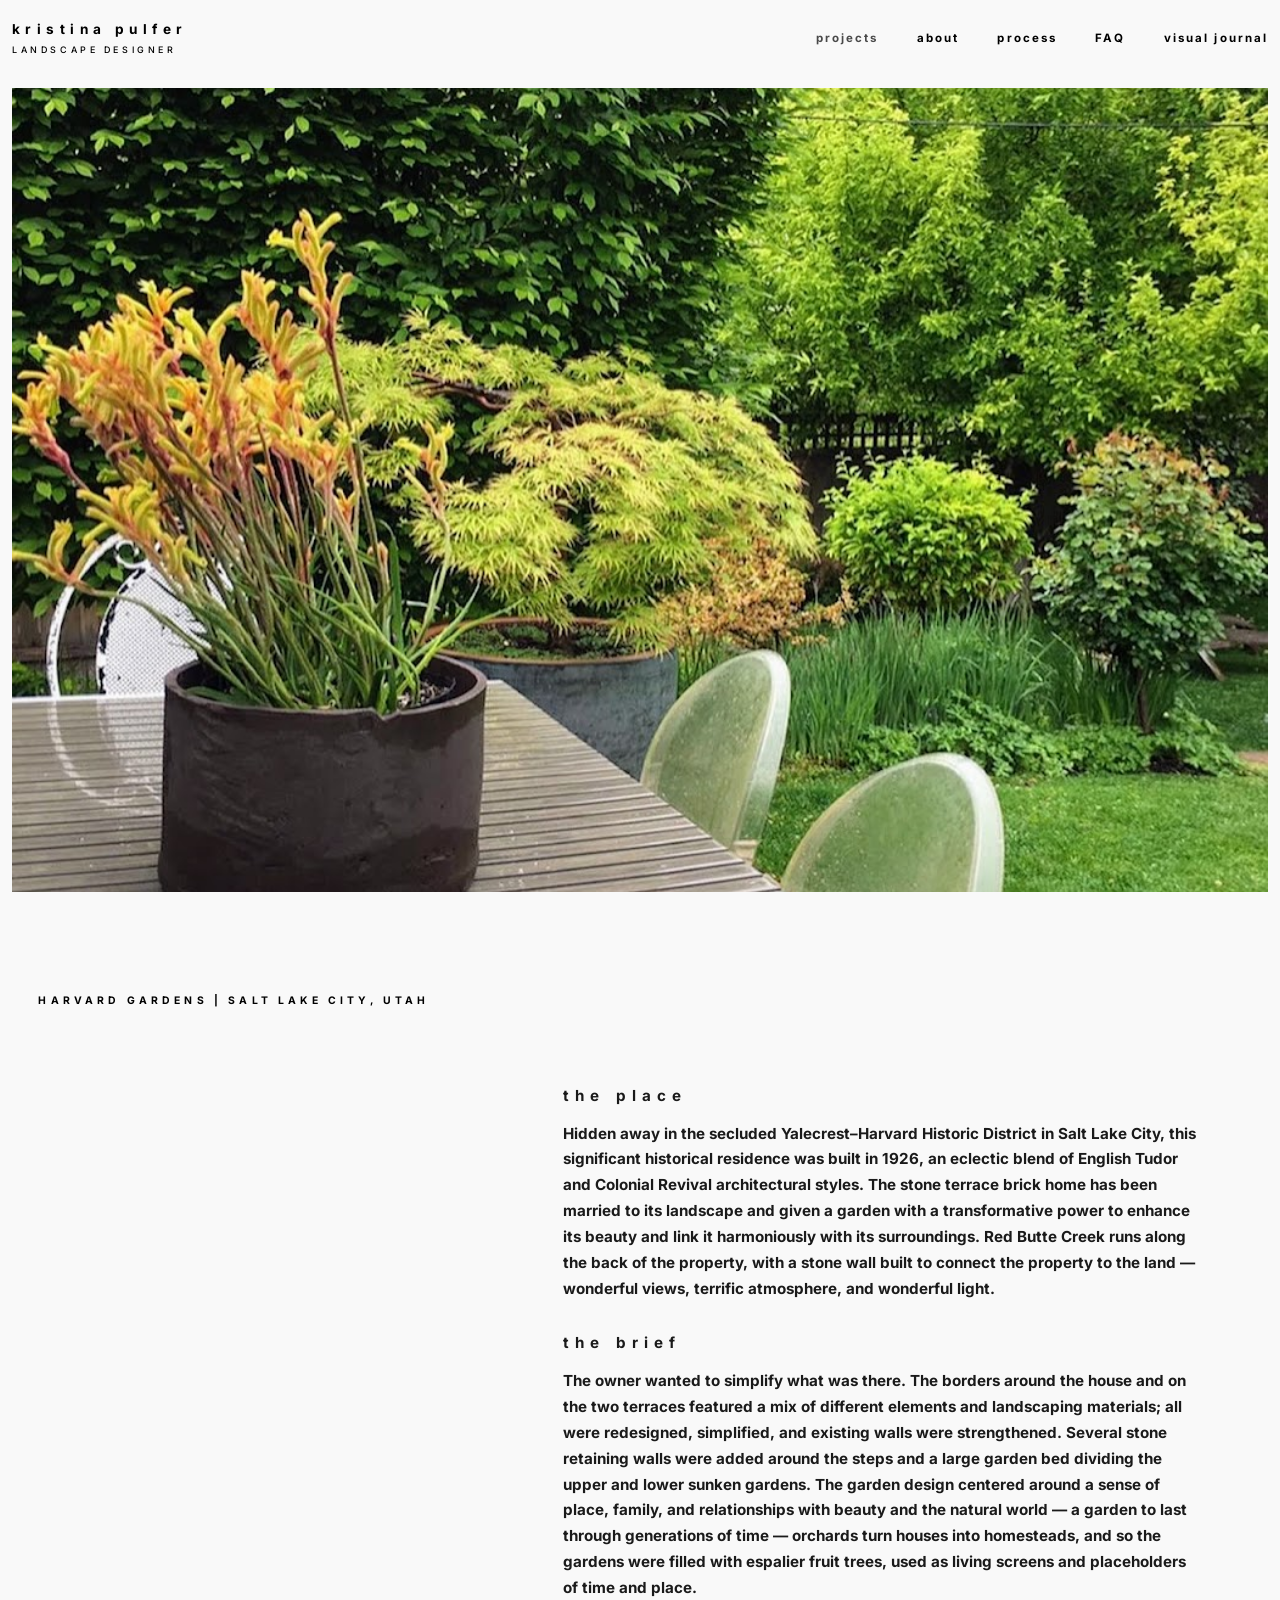
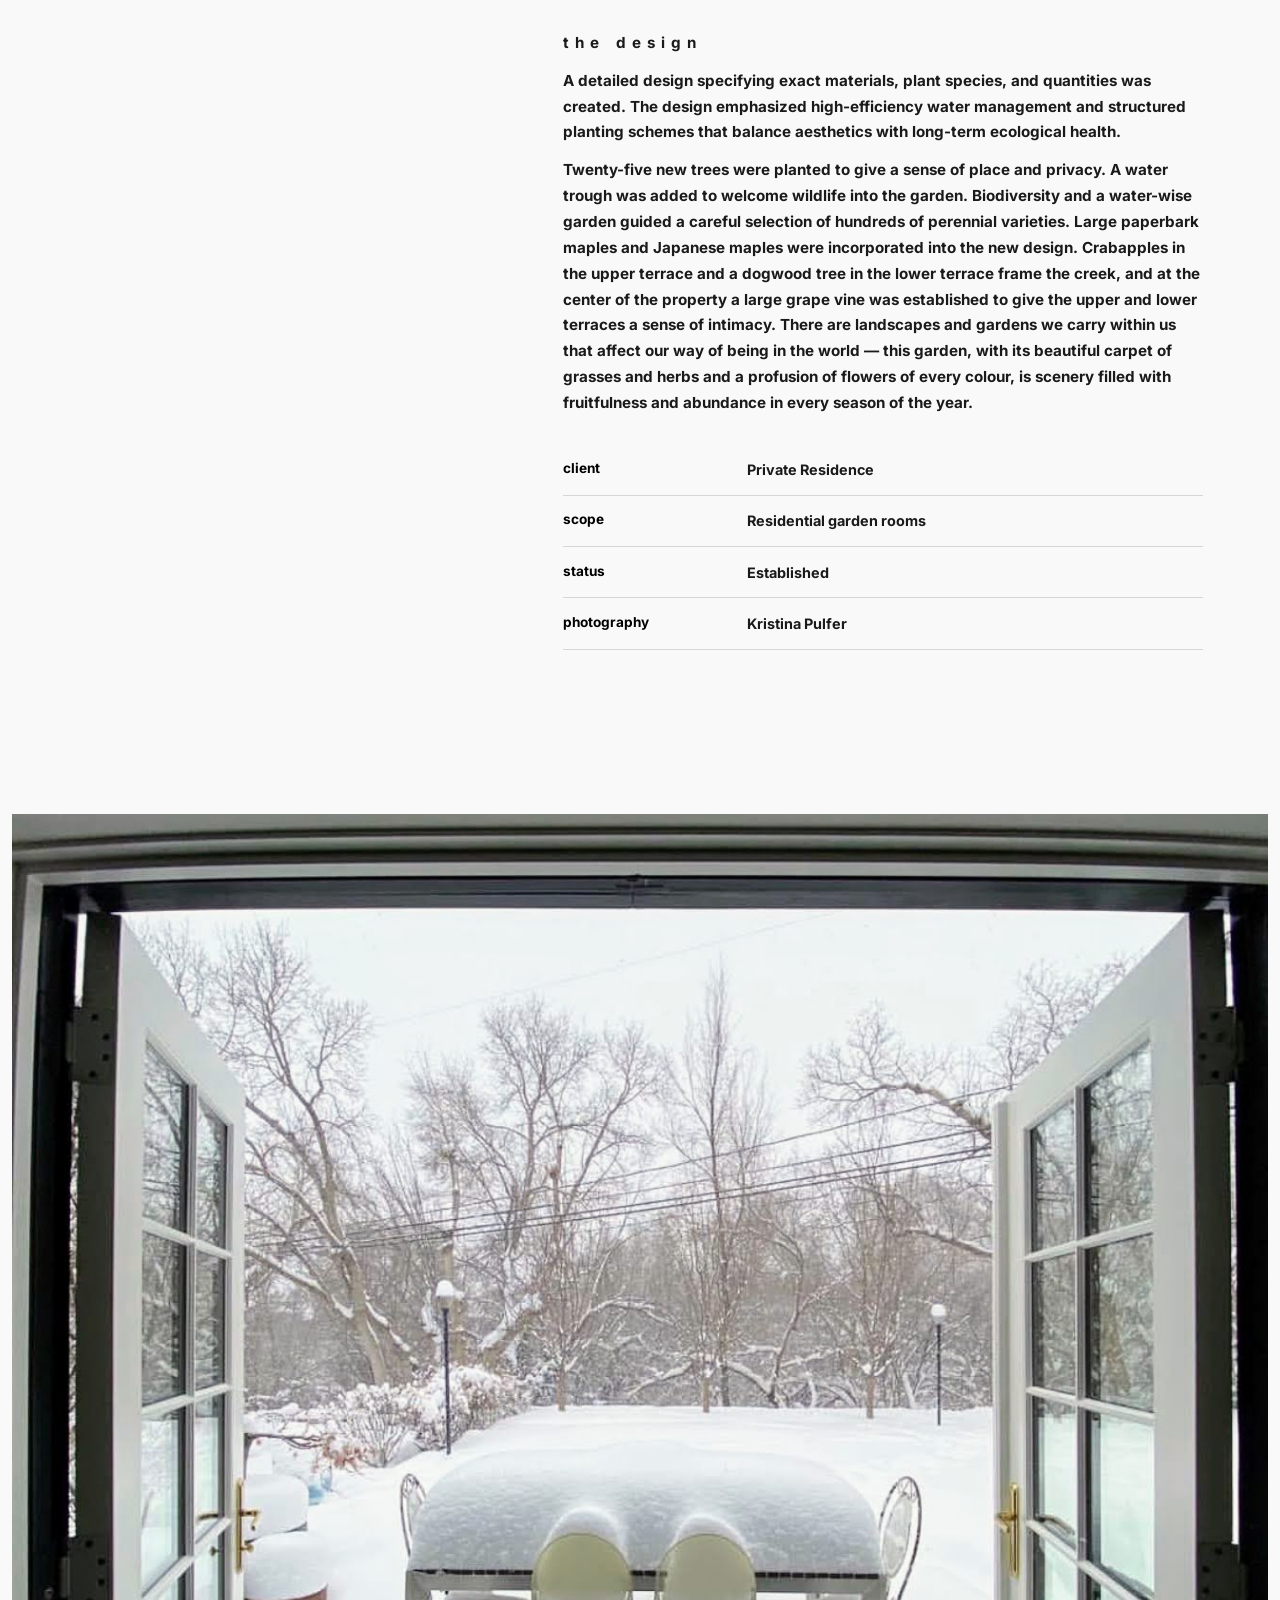
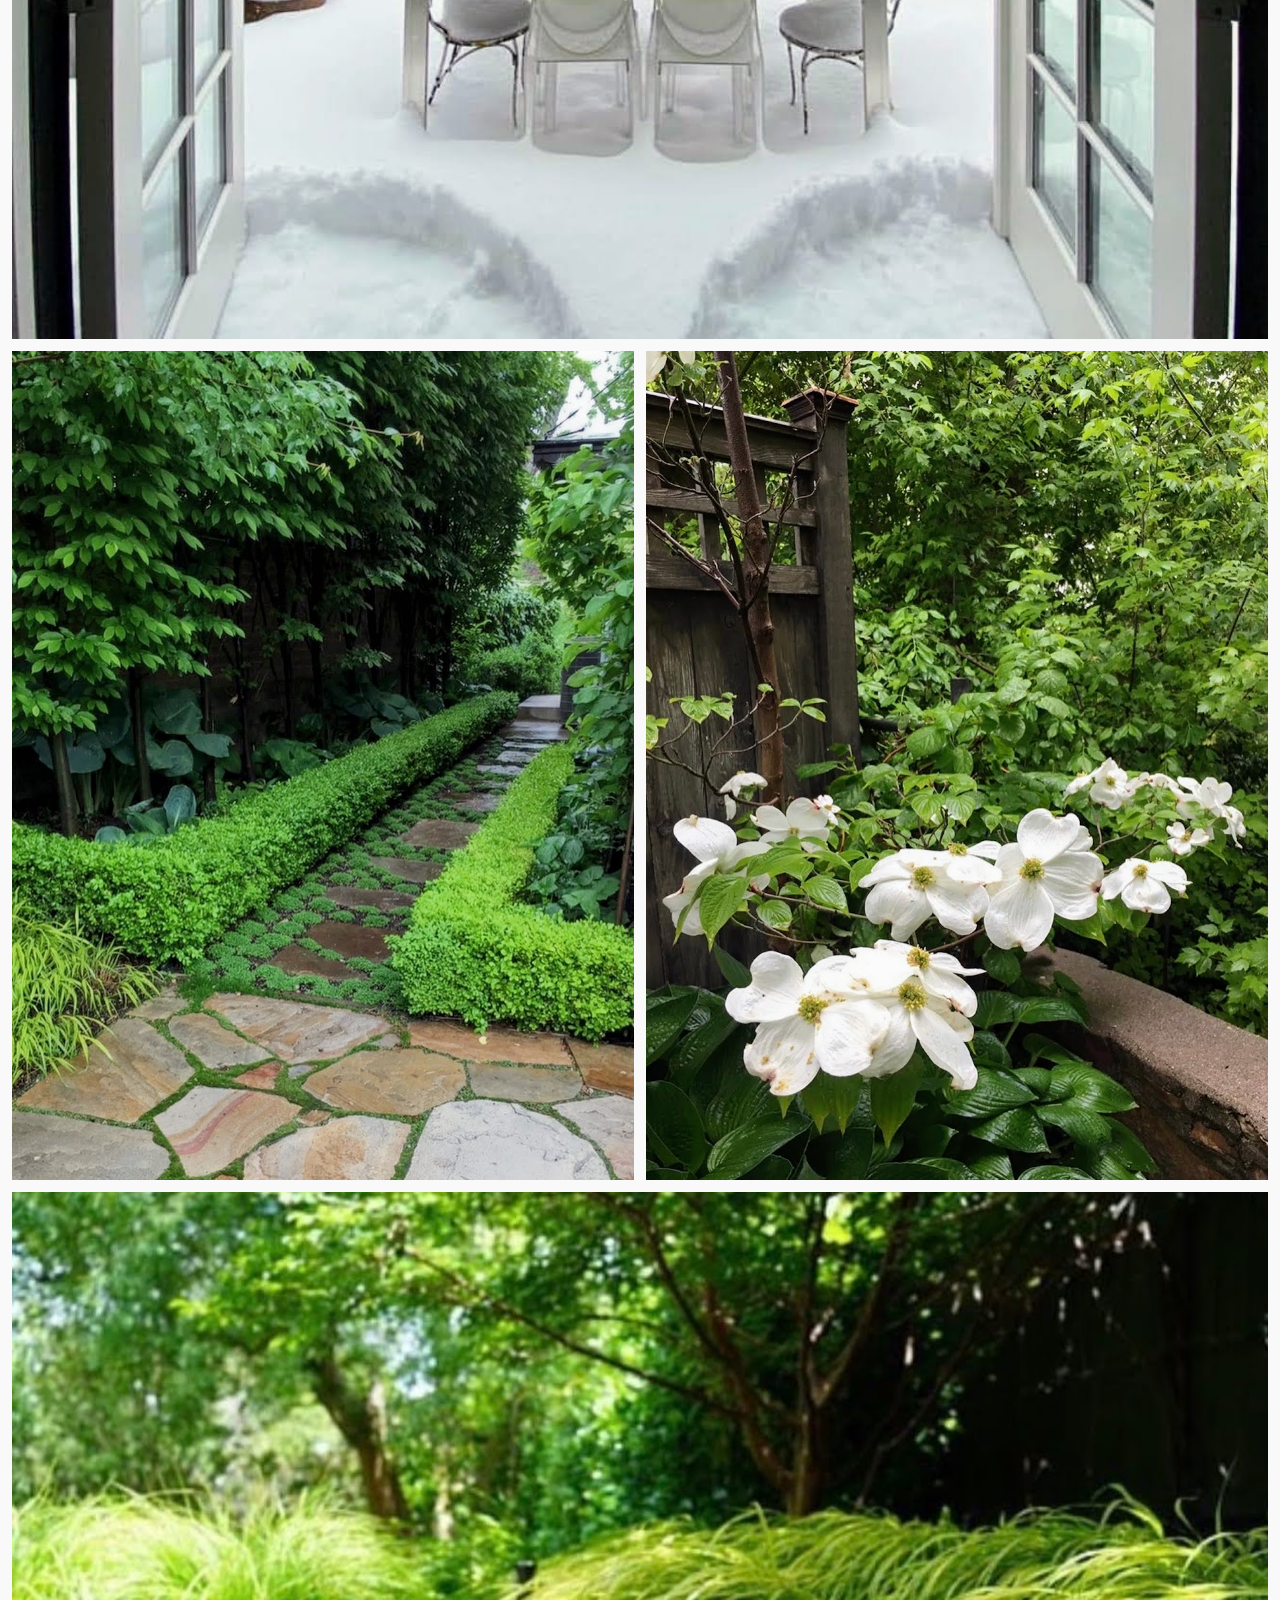
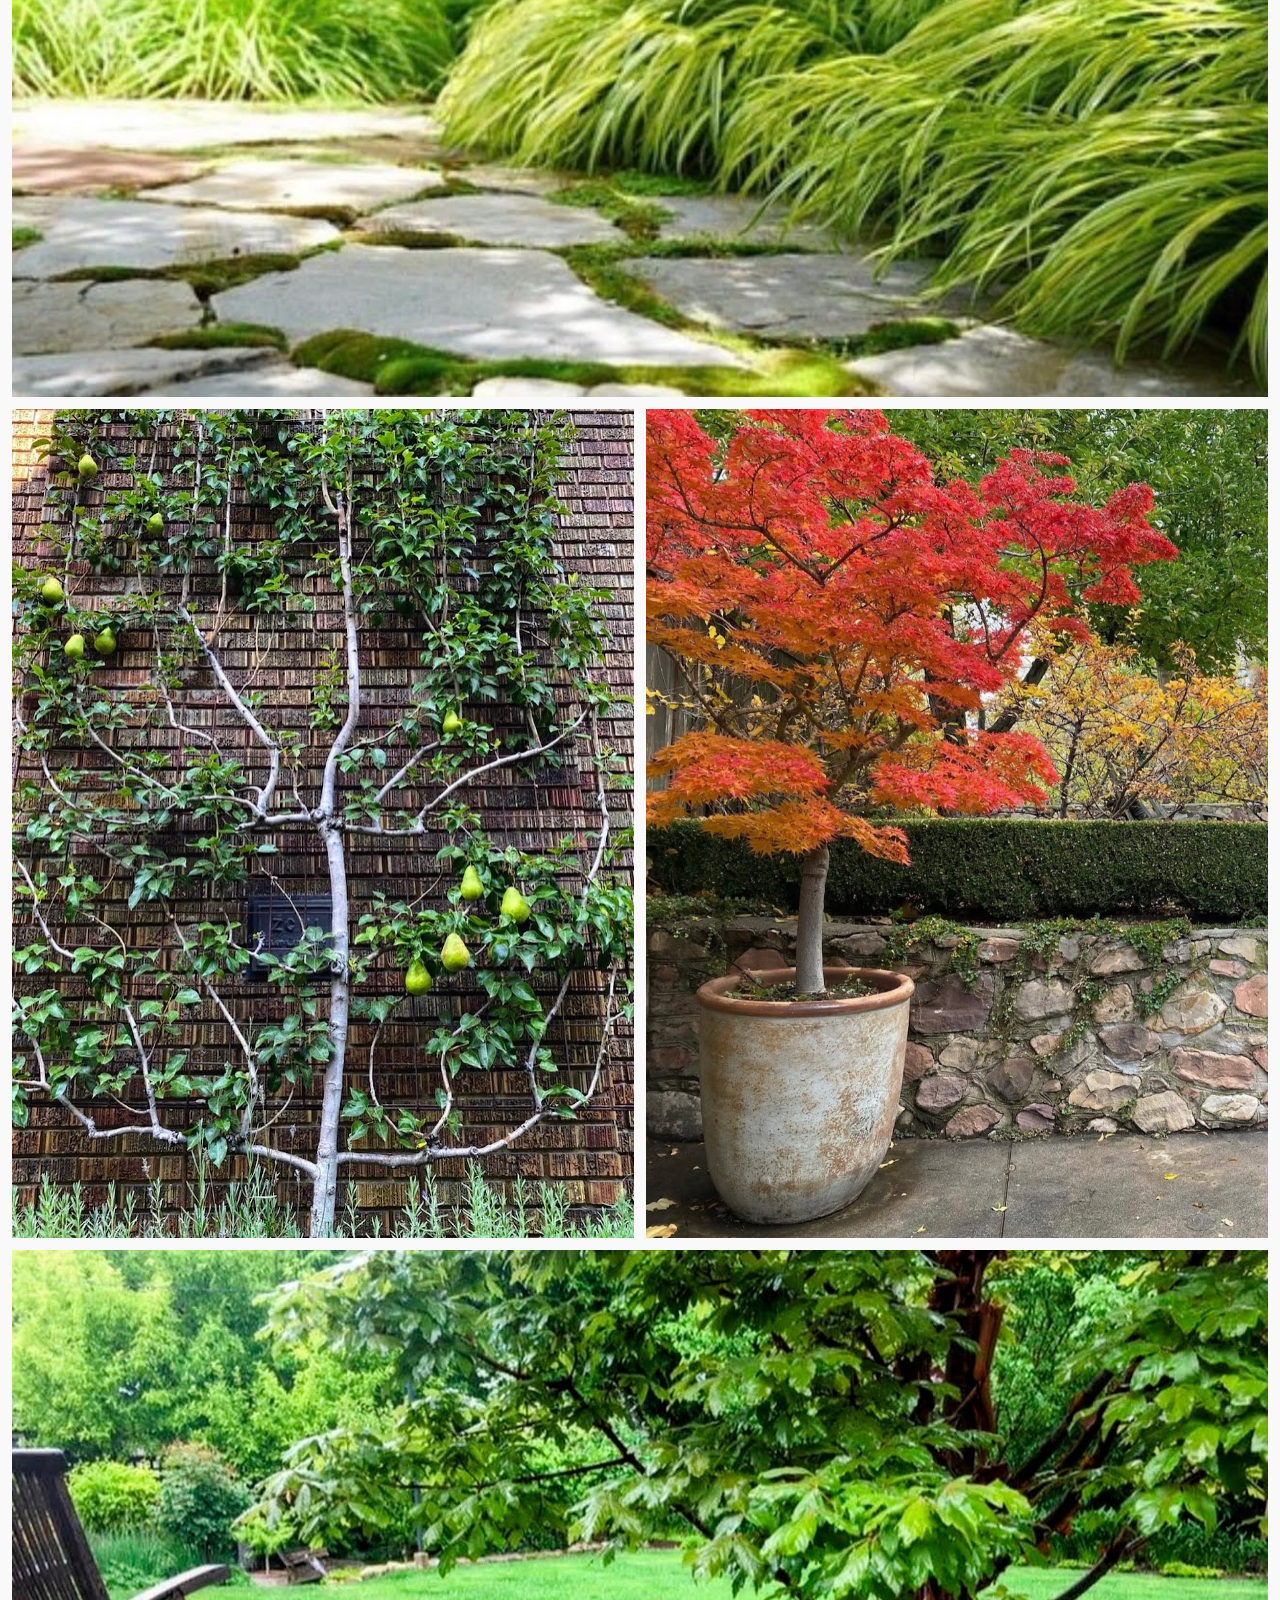
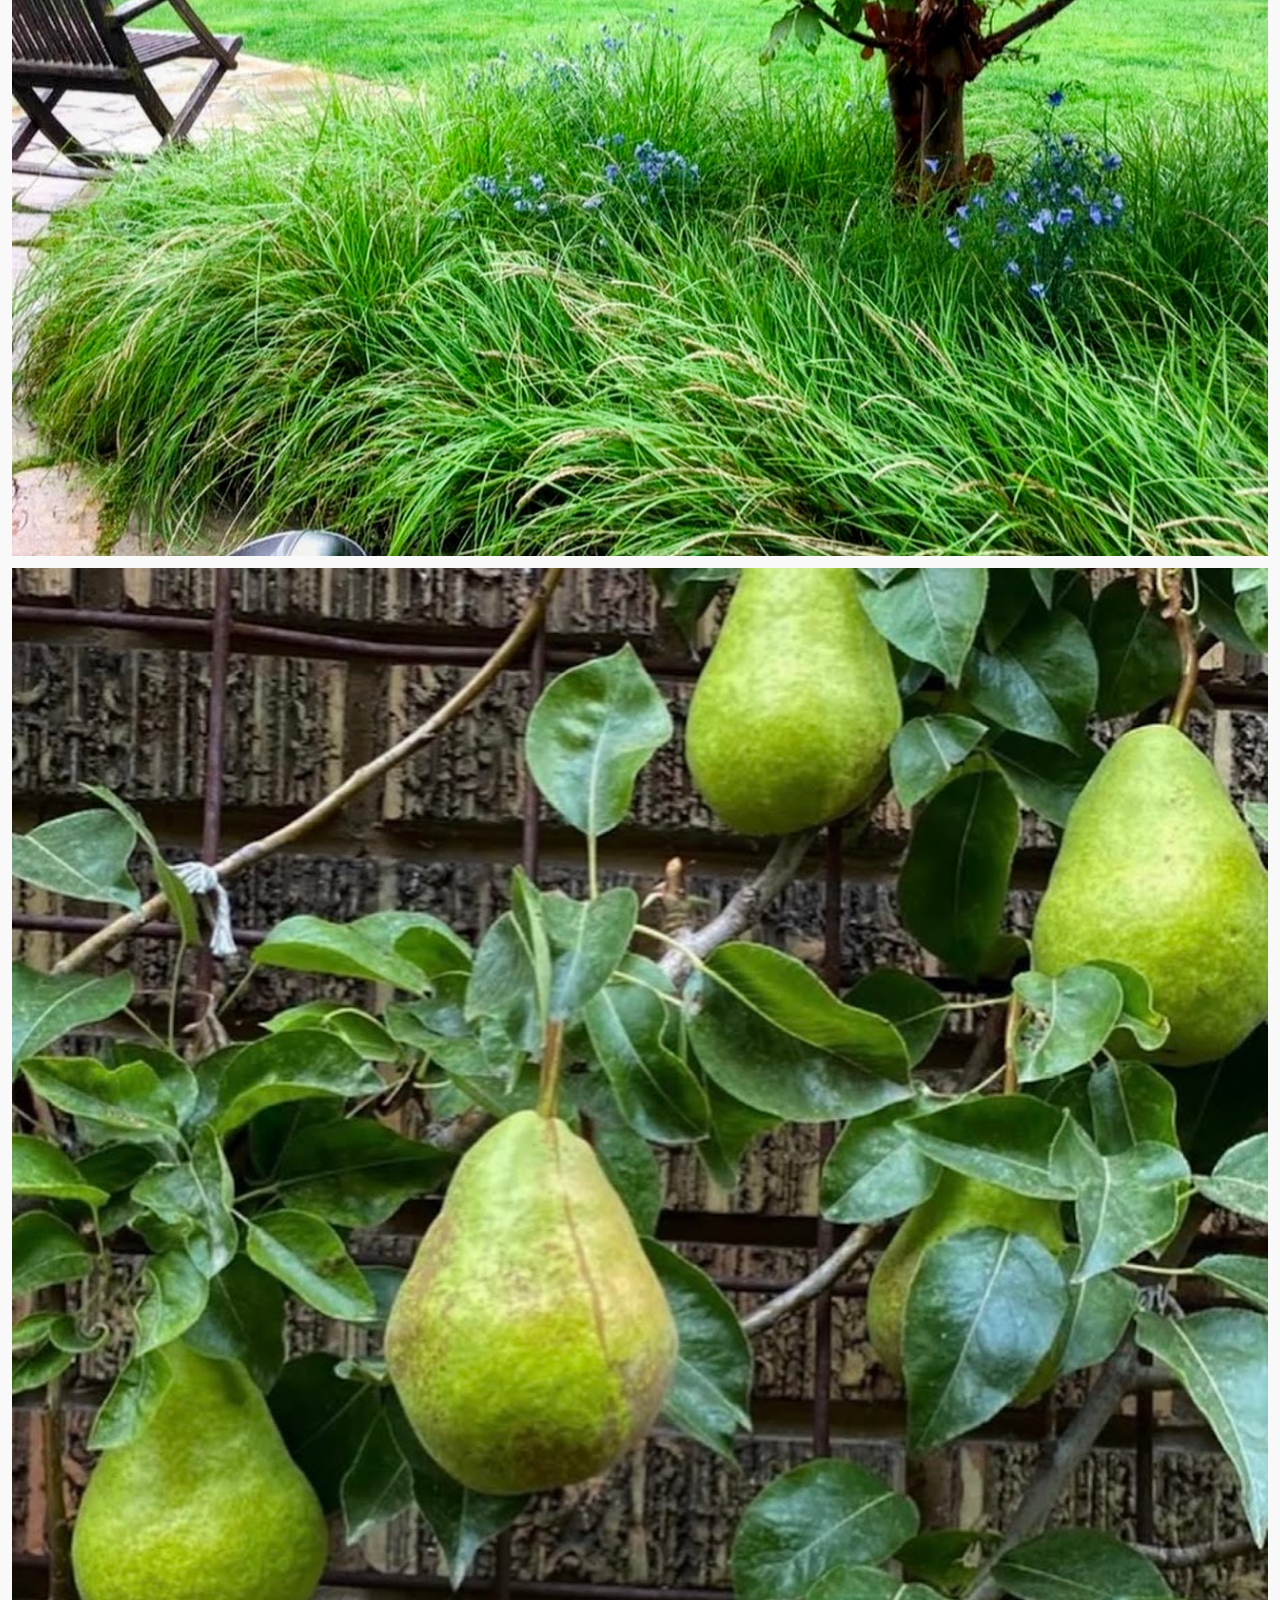
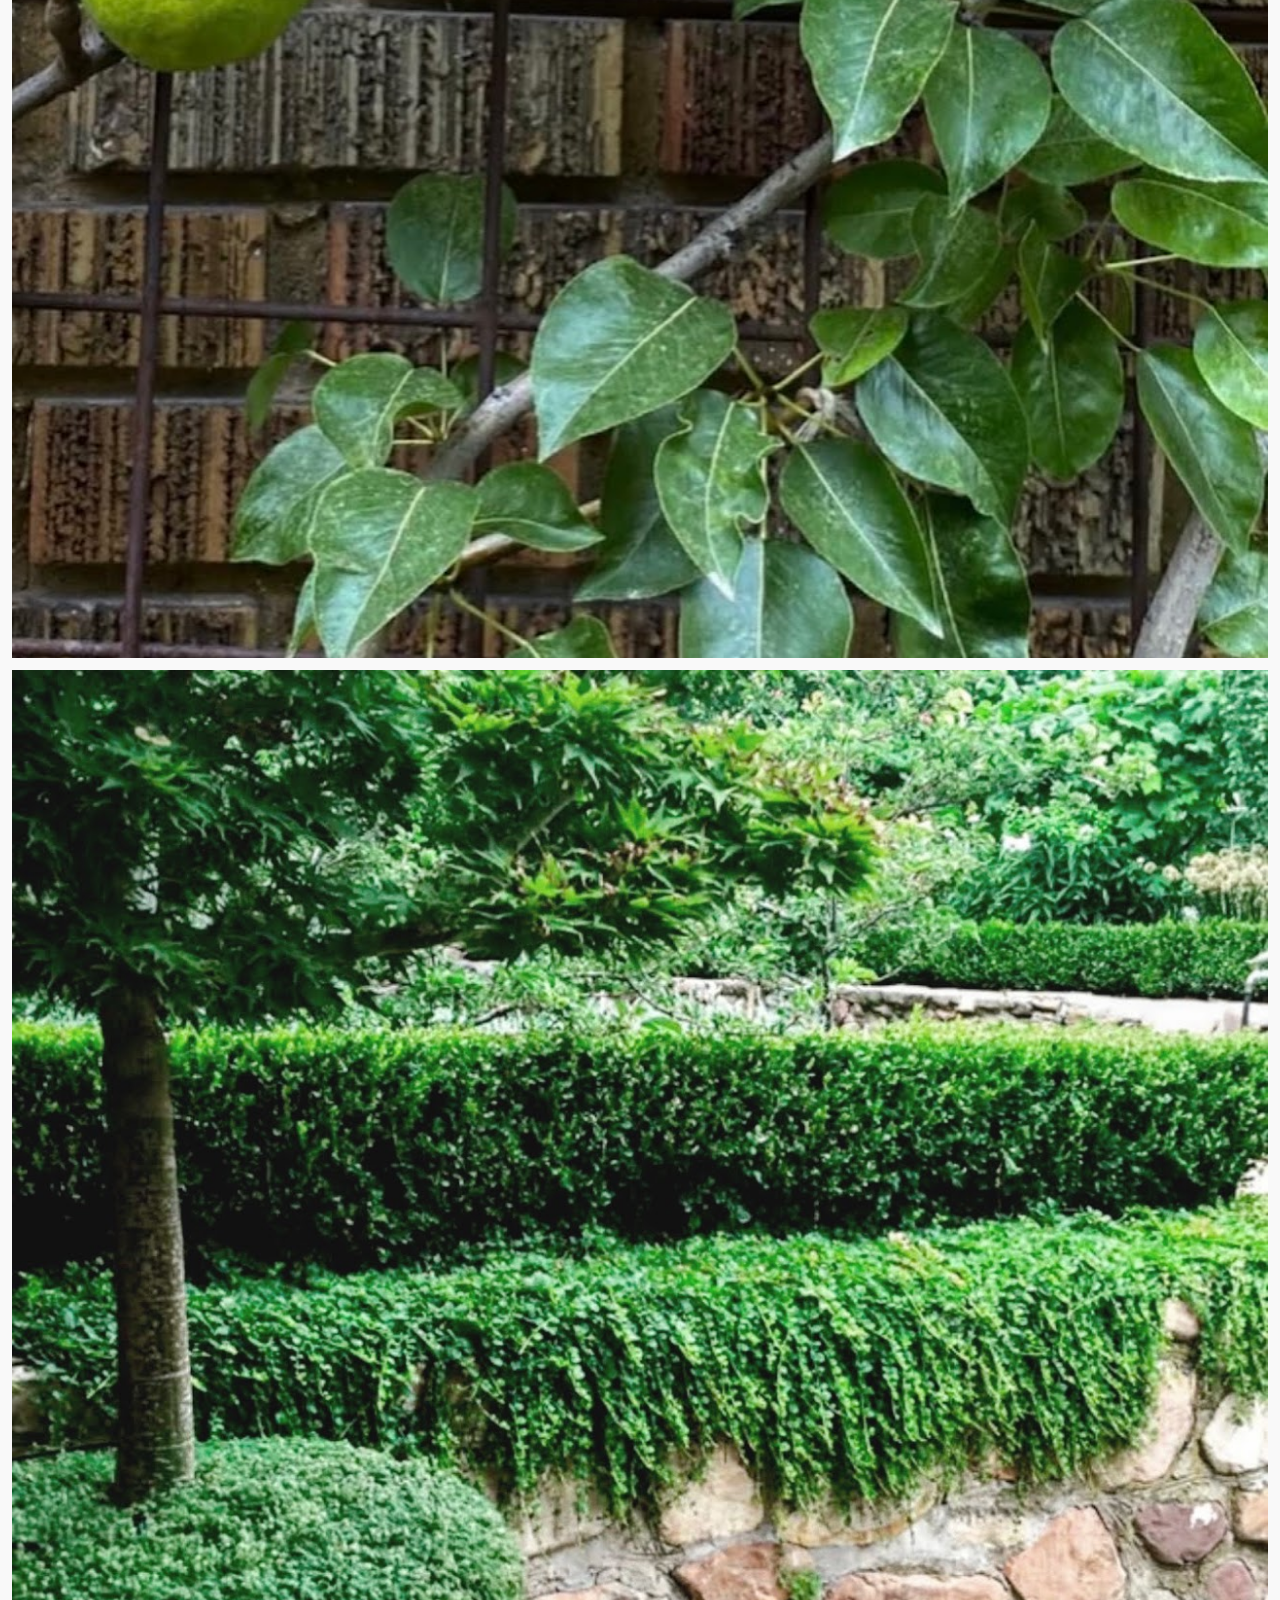
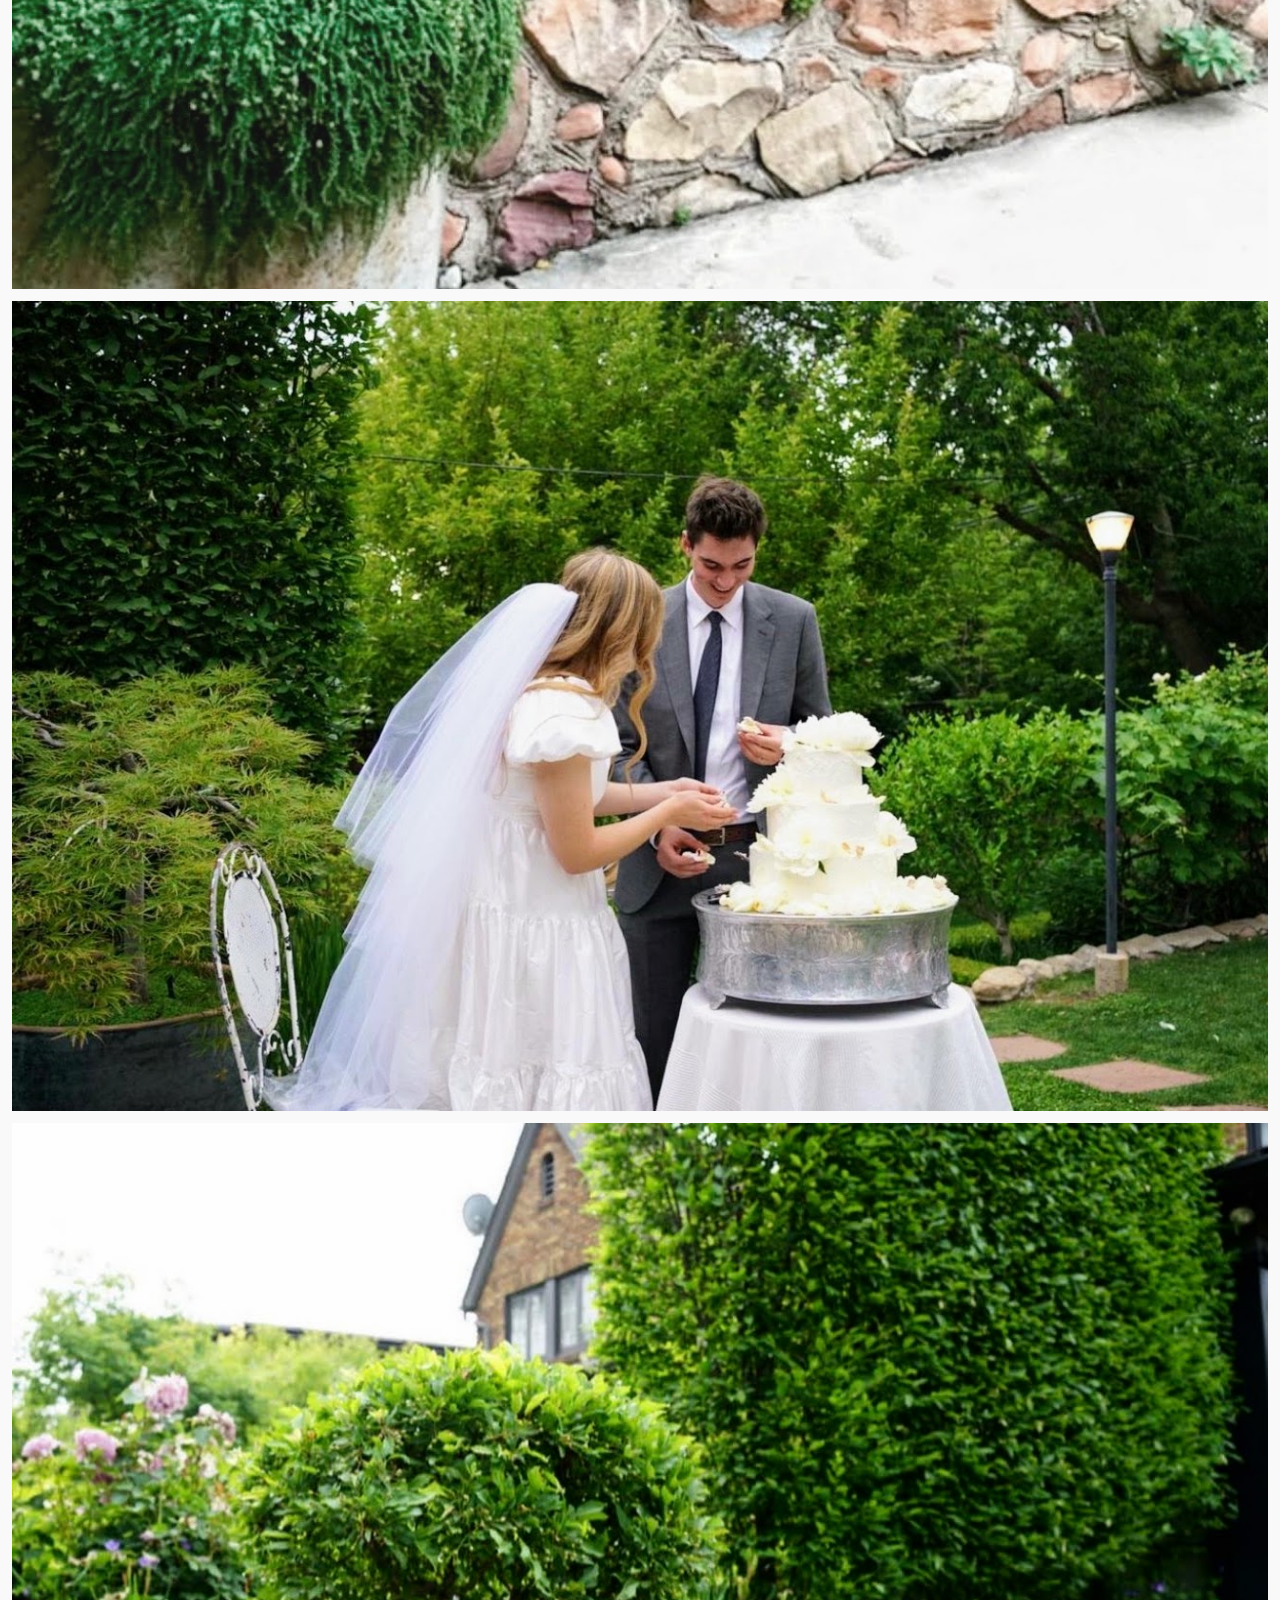
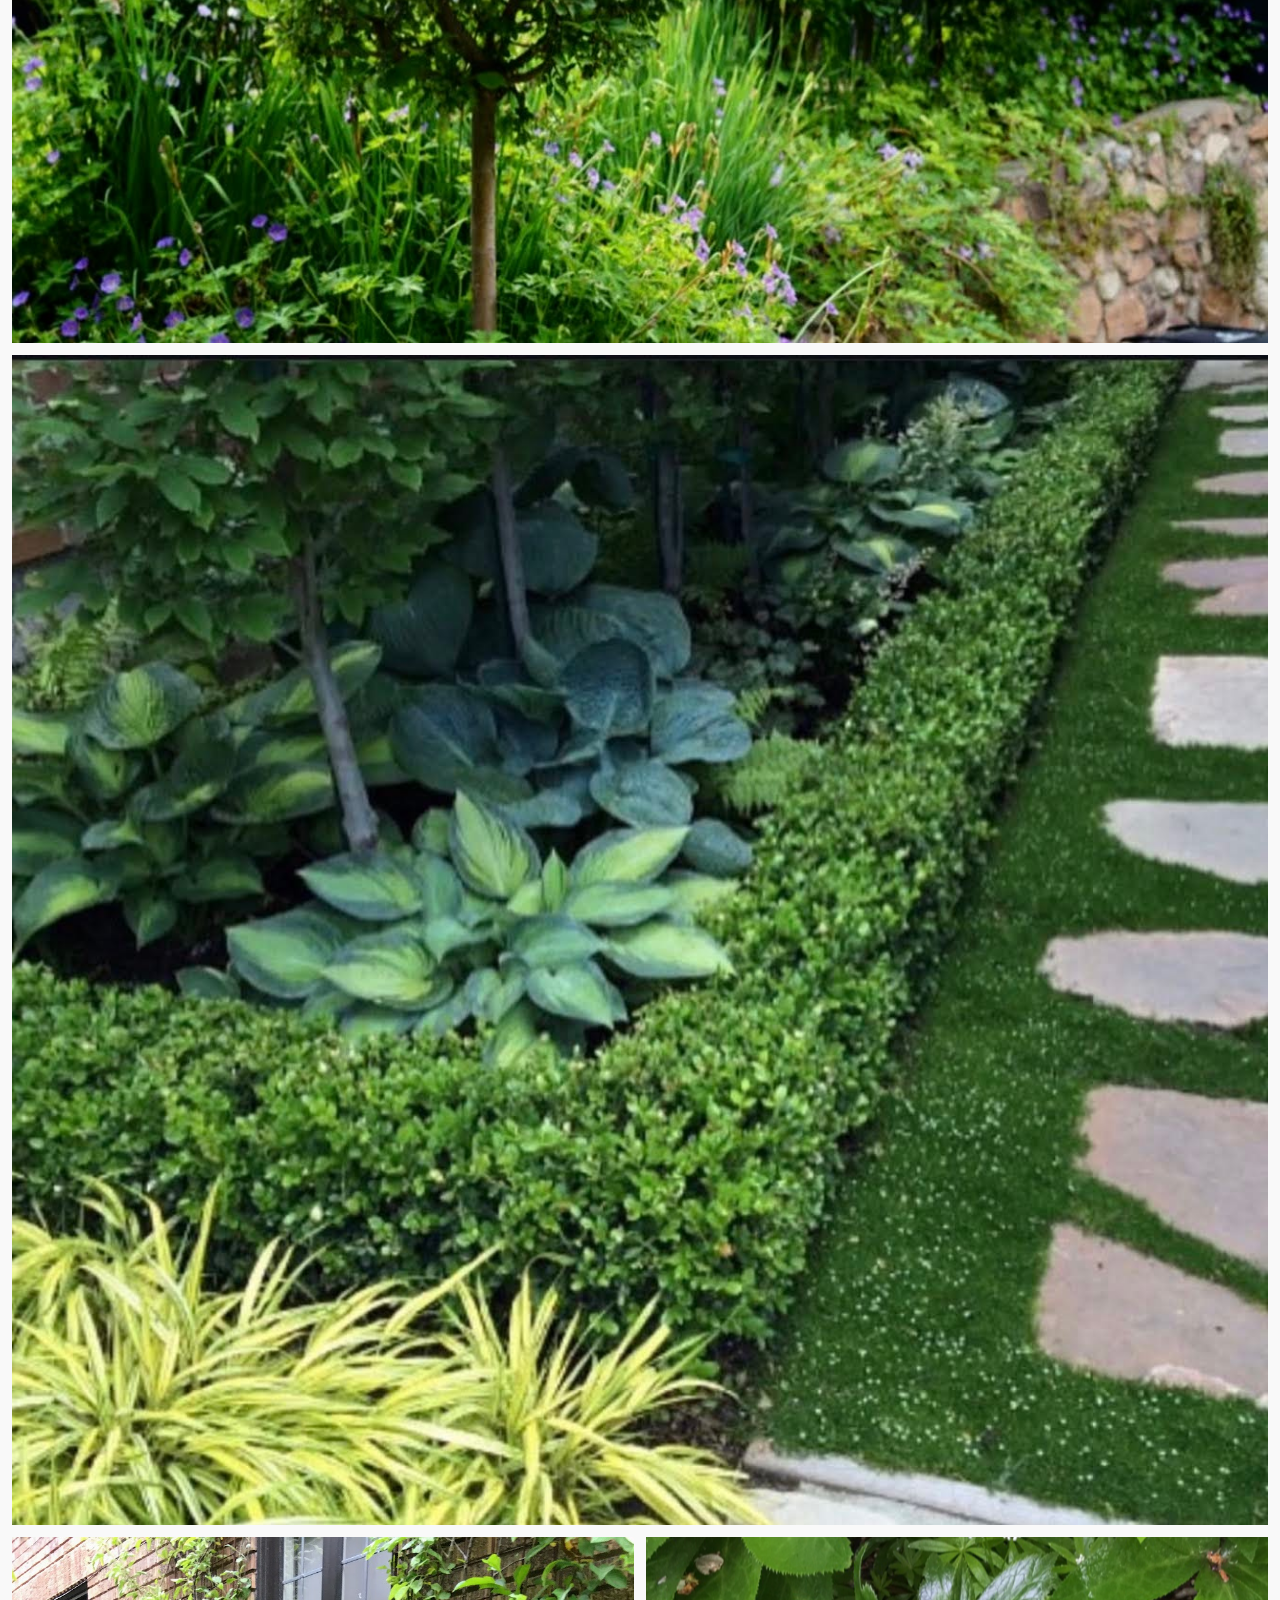
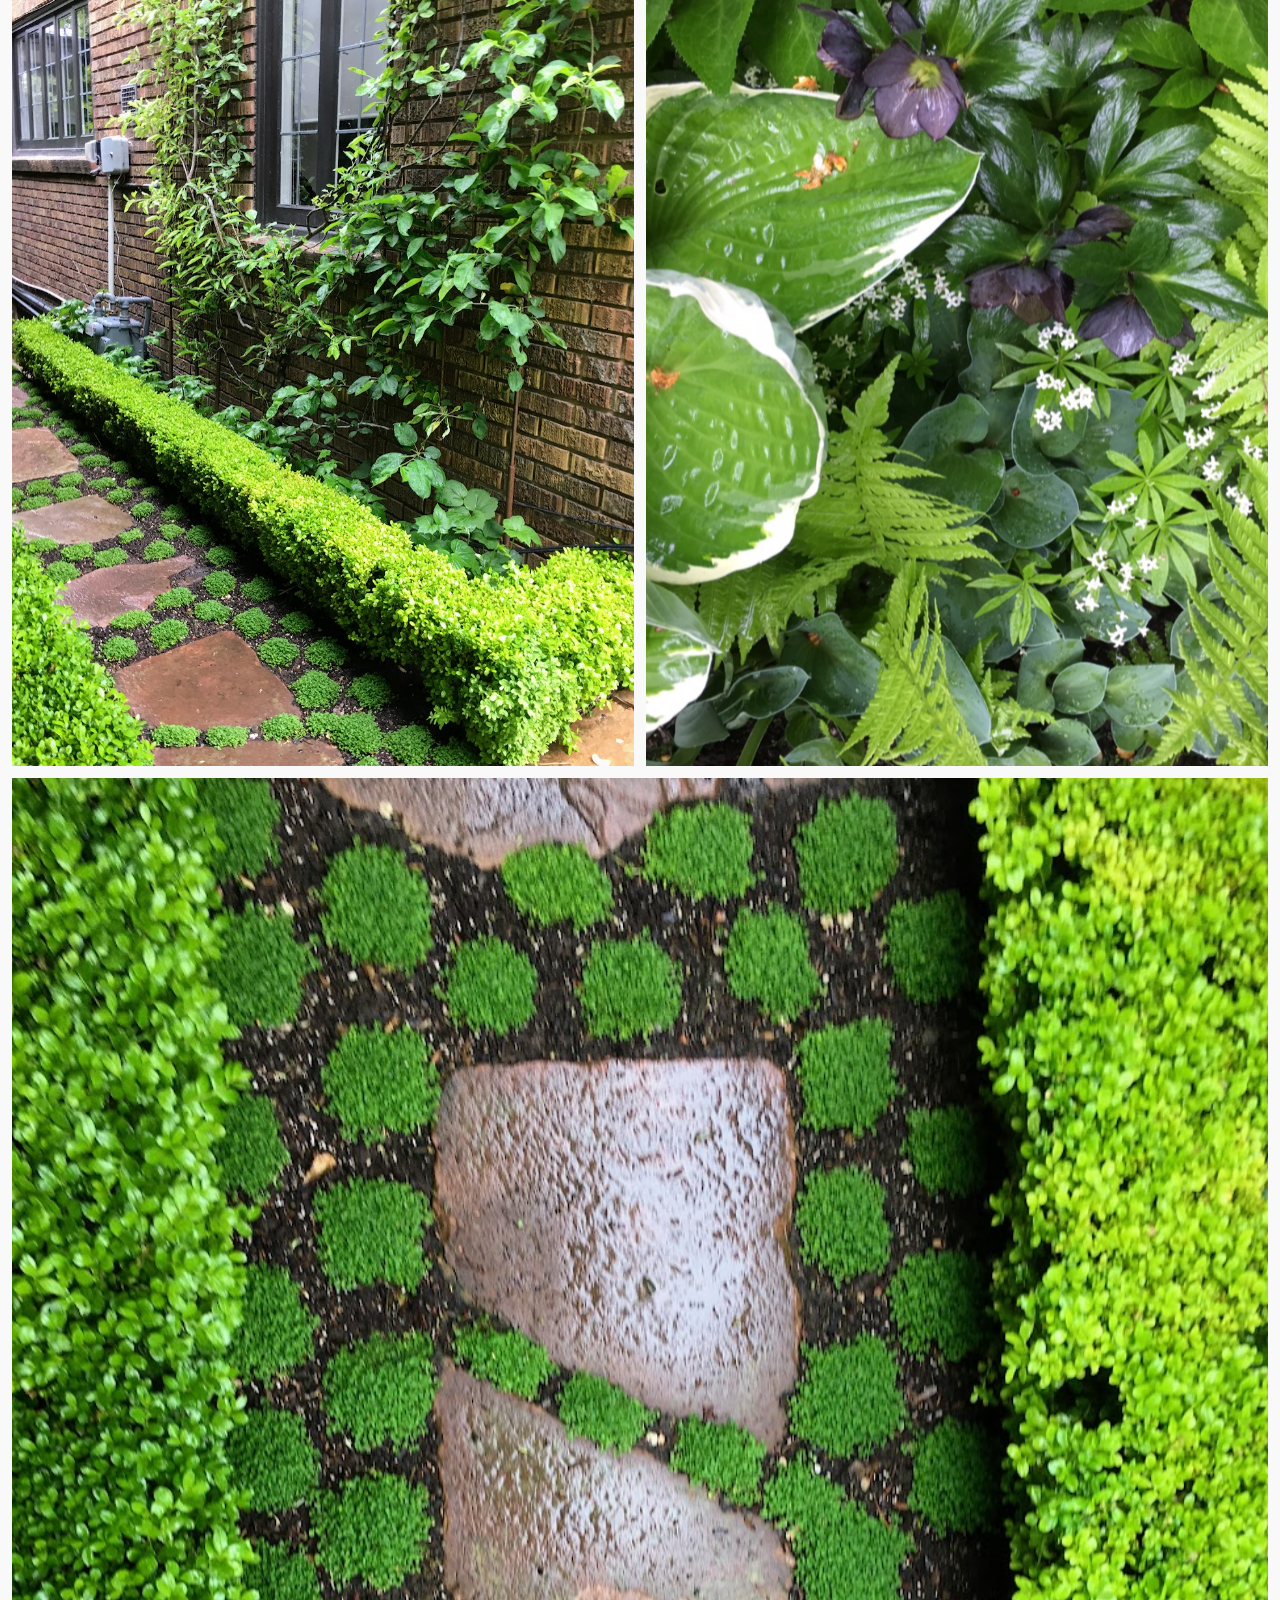
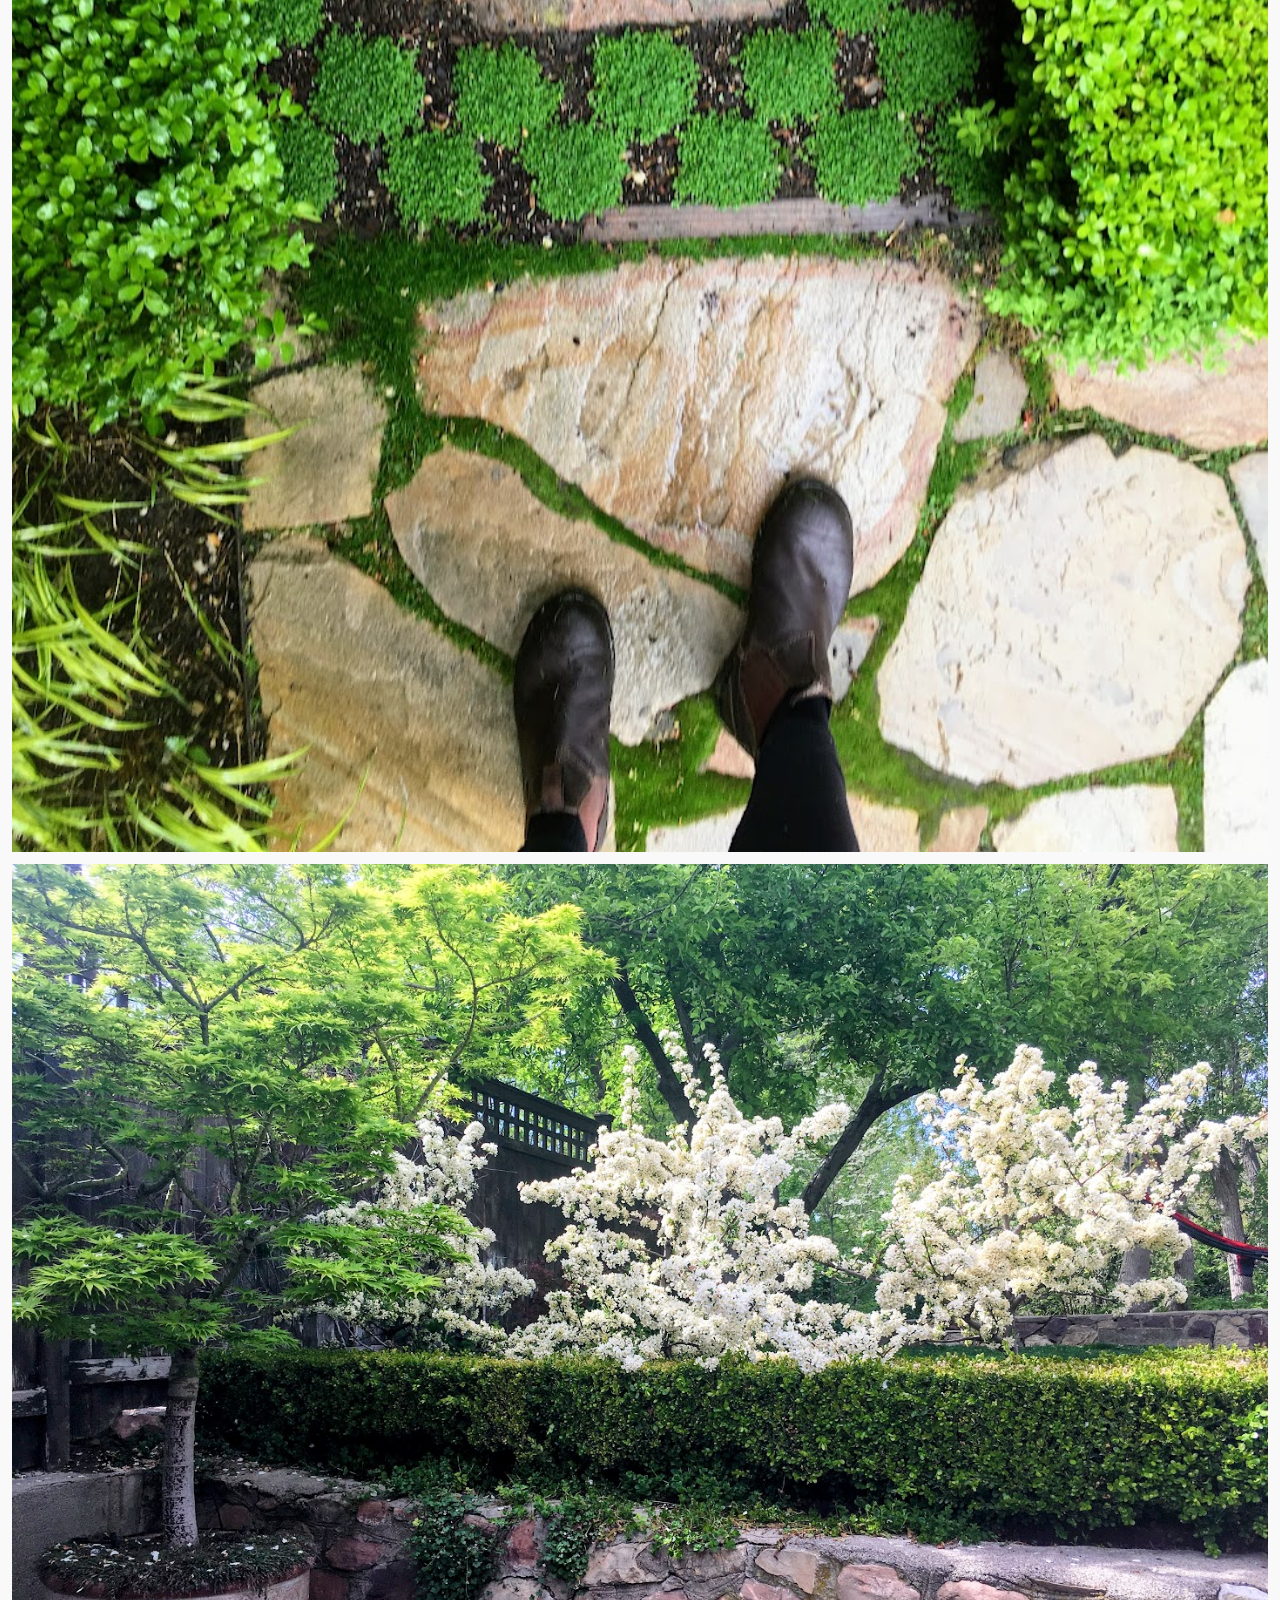
<file: projects/harvard.html>
<!doctype html>
<html lang="en">
<head>
<meta charset="UTF-8">
<meta name="viewport" content="width=device-width, initial-scale=1.0">
<title>Harvard Gardens — Kristina Pulfer Landscape Design</title>
<link rel="stylesheet" href="../css/style.css">
</head>
<body>

<header class="site-header">
  <div class="container">
    <a class="nav-toggle" href="../index.html" aria-label="Kristina Pulfer — Home">
      <span class="toggle-name">kristina pulfer</span>
      <span class="toggle-tag">Landscape Designer</span>
    </a>
    <nav class="main-nav">
      <a href="../index.html" class="active">Projects</a>
      <a href="../about.html">About</a>
      <a href="../studio.html">Process</a>
      <a href="../faq.html" class="nav-faq">FAQ</a>
      <a href="../visual-journal.html">Visual Journal</a>
    </nav>
  </div>
</header>

<div class="project-hero">
  <img src="../images/HARVARD_PAW_TABLE.jpg" alt="Stone terrace with table, Harvard Gardens">
</div>

<div class="project-title-sticky">
  <p class="project-hero-title">Harvard Gardens | Salt Lake City, Utah</p>
</div>

<section class="text-band">
  <div class="container container-wide">

    <div class="dp-section">
      <p class="dp-heading">The place</p>
      <p>Hidden away in the secluded Yalecrest&ndash;Harvard Historic District in Salt Lake City, this significant historical residence was built in 1926, an eclectic blend of English Tudor and Colonial Revival architectural styles. The stone terrace brick home has been married to its landscape and given a garden with a transformative power to enhance its beauty and link it harmoniously with its surroundings. Red Butte Creek runs along the back of the property, with a stone wall built to connect the property to the land — wonderful views, terrific atmosphere, and wonderful light.</p>
    </div>

    <div class="dp-section">
      <p class="dp-heading">The brief</p>
      <p>The owner wanted to simplify what was there. The borders around the house and on the two terraces featured a mix of different elements and landscaping materials; all were redesigned, simplified, and existing walls were strengthened. Several stone retaining walls were added around the steps and a large garden bed dividing the upper and lower sunken gardens. The garden design centered around a sense of place, family, and relationships with beauty and the natural world — a garden to last through generations of time — orchards turn houses into homesteads, and so the gardens were filled with espalier fruit trees, used as living screens and placeholders of time and place.</p>
    </div>

    <div class="dp-section">
      <p class="dp-heading">The design</p>
      <p>A detailed design specifying exact materials, plant species, and quantities was created. The design emphasized high-efficiency water management and structured planting schemes that balance aesthetics with long-term ecological health.</p>
      <p>Twenty-five new trees were planted to give a sense of place and privacy. A water trough was added to welcome wildlife into the garden. Biodiversity and a water-wise garden guided a careful selection of hundreds of perennial varieties. Large paperbark maples and Japanese maples were incorporated into the new design. Crabapples in the upper terrace and a dogwood tree in the lower terrace frame the creek, and at the center of the property a large grape vine was established to give the upper and lower terraces a sense of intimacy. There are landscapes and gardens we carry within us that affect our way of being in the world — this garden, with its beautiful carpet of grasses and herbs and a profusion of flowers of every colour, is scenery filled with fruitfulness and abundance in every season of the year.</p>
    </div>

    <ul class="dp-meta">
      <li><span class="k">client</span><span class="v">Private Residence</span></li>
      <li><span class="k">scope</span><span class="v">Residential garden rooms</span></li>
      <li><span class="k">status</span><span class="v">Established</span></li>
      <li><span class="k">photography</span><span class="v">Kristina Pulfer</span></li>
    </ul>

  </div>
</section>

<section>
  <div class="container">
    <div class="stack-gallery">
      <div class="gallery-row full"><figure><img src="../images/HARVARD_WINTER_GARDEN.jpg" alt="Winter garden, Harvard Gardens"></figure></div>
      <div class="gallery-row pair">
        <figure><img src="../images/HARVARD_SECRETGARDEN.jpeg" alt="Secret garden room, Harvard Gardens"></figure>
        <figure><img src="../images/HARVARD_DOGWOOD.jpg" alt="Flowering dogwood, Harvard Gardens"></figure>
      </div>
      <div class="gallery-row full"><figure><img src="../images/HARVARD_JAPANESE_FOREST_GRASS.jpg" alt="Japanese forest grass border"></figure></div>
      <div class="gallery-row pair">
        <figure><img src="../images/HARVARD_FULL_PEARS.jpg" alt="Espaliered pear trees"></figure>
        <figure><img src="../images/HARVARD_MAPLEINPOT.jpg" alt="Japanese maple in a pot"></figure>
      </div>
      <div class="gallery-row full"><figure><img src="../images/HARVARD_MOOR_GRASS.jpg" alt="Moor grass planting"></figure></div>
      <div class="gallery-row full"><figure><img src="../images/HARVARD_CLOSEUP_PEARS.jpg" alt="Close-up of ripening pears"></figure></div>
      <div class="gallery-row full"><figure><img src="../images/HARVARD_LAYERS.jpg" alt="Layered perennial border"></figure></div>
      <div class="gallery-row full"><figure><img src="../images/HARVARD_CAKE.jpg" alt="Tiered topiary detail"></figure></div>
      <div class="gallery-row full"><figure><img src="../images/HARVARD_K2.jpg" alt="Garden view, Harvard Gardens"></figure></div>
      <div class="gallery-row full"><figure><img src="../images/HARVARD_SECRETGARDEN_MOSS.jpg" alt="Hosta and boxwood border along the stepping stones"></figure></div>
      <div class="gallery-row pair">
        <figure><img src="../images/harvard_apple.jpg" alt="Espaliered apple trees against the brick wall"></figure>
        <figure><img src="../images/harvard_hosta.png" alt="Hosta, hellebore, and fern border"></figure>
      </div>
      <div class="gallery-row full"><figure><img src="../images/Harvard_moss.jpg" alt="Moss and stone checkerboard path"></figure></div>
      <div class="gallery-row full"><figure><img src="../images/harvard_sargentina.jpg" alt="Blossoming crabapple trees along the stone wall"></figure></div>
      <div class="gallery-row pair">
        <figure><img src="../images/harvard_frontside.jpg" alt="Garden path along the front side of the house"></figure>
        <figure><img src="../images/harvard_hammack.png" alt="Hammock among the newly planted trees"></figure>
      </div>
    </div>
  </div>
</section>

<section>
  <div class="container">
    <div style="display:flex; justify-content:space-between; width:100vw; margin-left:calc(50% - 50vw); padding:0 1rem; box-sizing:border-box;">
      <a href="avenues.html" style="font-family:Inter, Helvetica, Arial, sans-serif; font-weight:700; font-size:0.95rem; color:var(--brown-soft); text-transform:lowercase;">previous</a>
      <a href="sacred-grove.html" style="font-family:Inter, Helvetica, Arial, sans-serif; font-weight:700; font-size:0.95rem; color:var(--brown-soft); text-transform:lowercase;">next</a>
    </div>
  </div>
</section>

<footer class="site-footer" style="margin-top:0;">
  <div class="container">
    <div class="footer-grid">
      <div>
        <p class="footer-name">Kristina Pulfer</p>
        <p>Salt Lake City, Utah</p>
      </div>
      <div>
        <h4 class="label">Connect</h4>
        <a href="tel:+18015837000">(801) 583-7000</a>
        <a href="mailto:Kristinapulfer@gmail.com">Kristinapulfer@gmail.com</a>
        <a href="https://instagram.com/kristinapulfer" target="_blank" rel="noopener" style="margin-top:2.4em;">instagram kristinapulfer</a>
        <a href="https://instagram.com/onegirlgardens" target="_blank" rel="noopener">instagram onegirlgardens</a>
      </div>
    </div>
  </div>
</footer>
<script src="../js/main.js"></script>
</body>
</html>
</file>
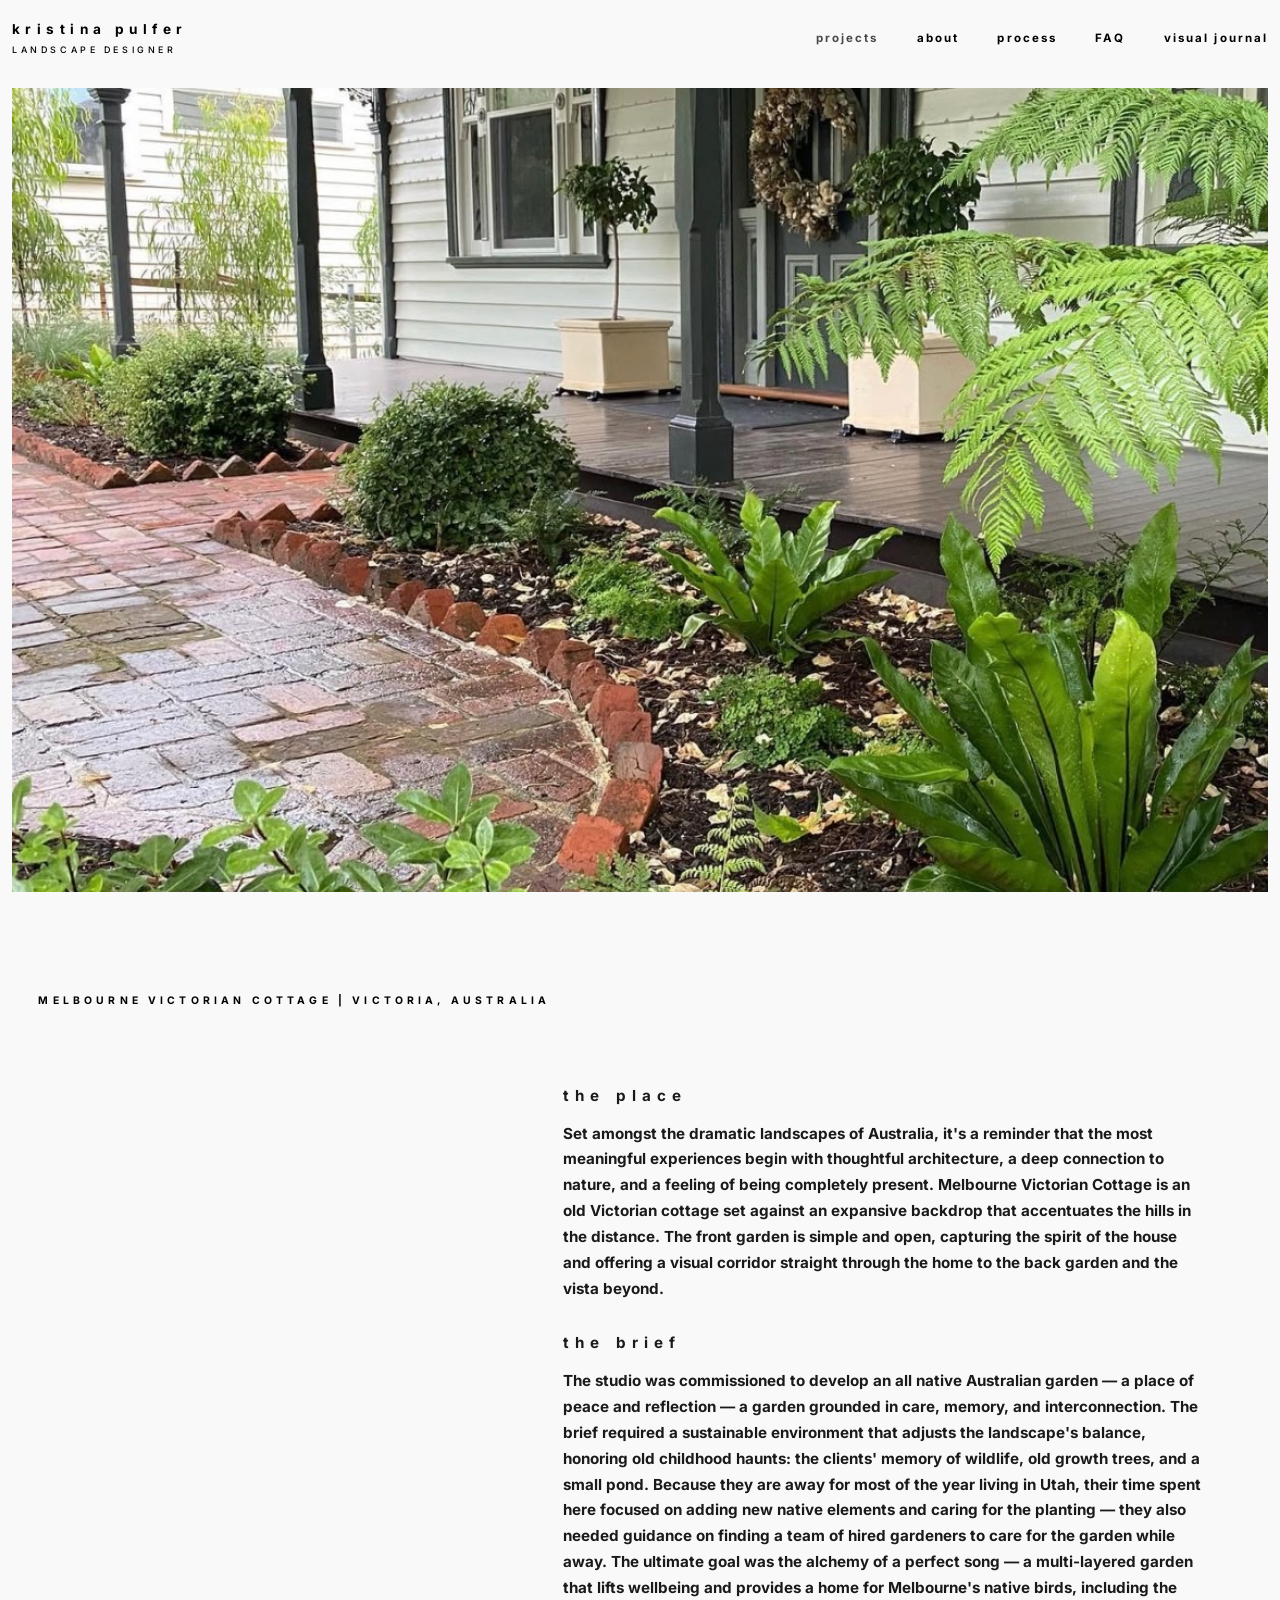
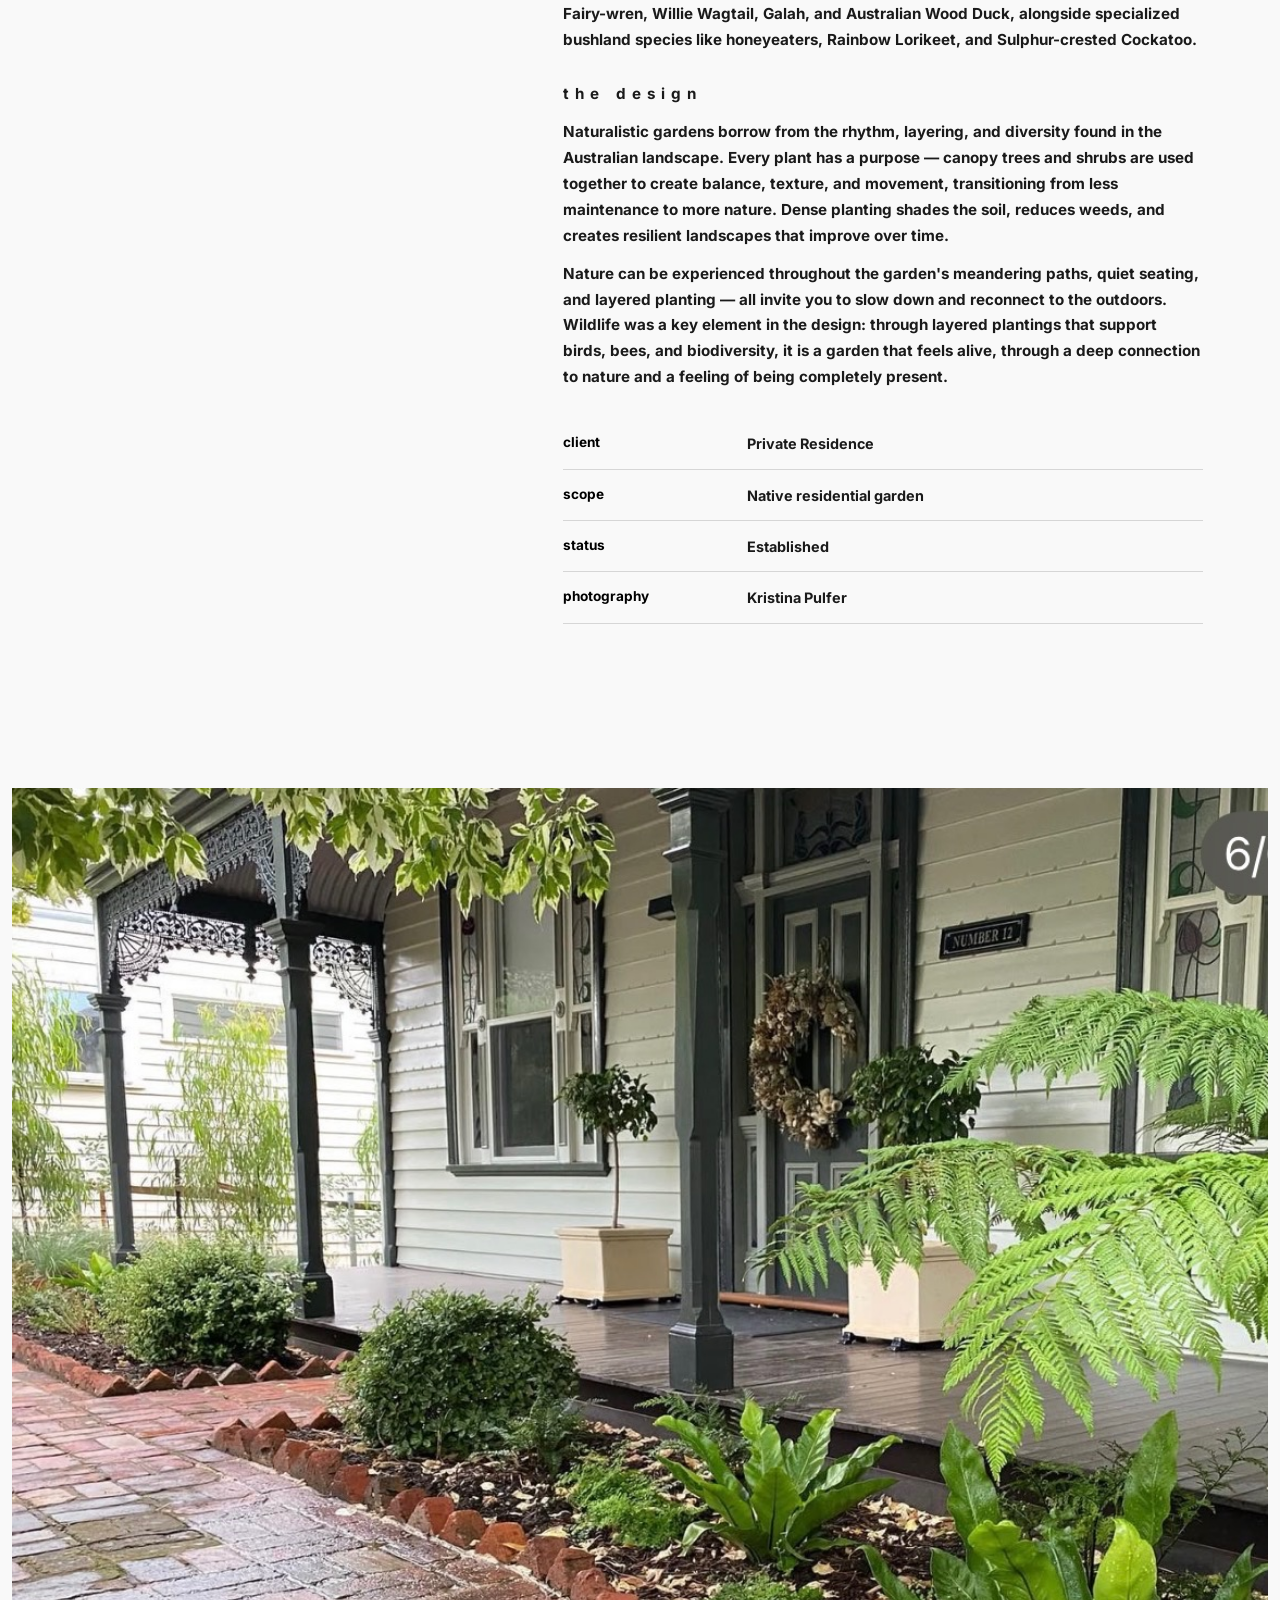
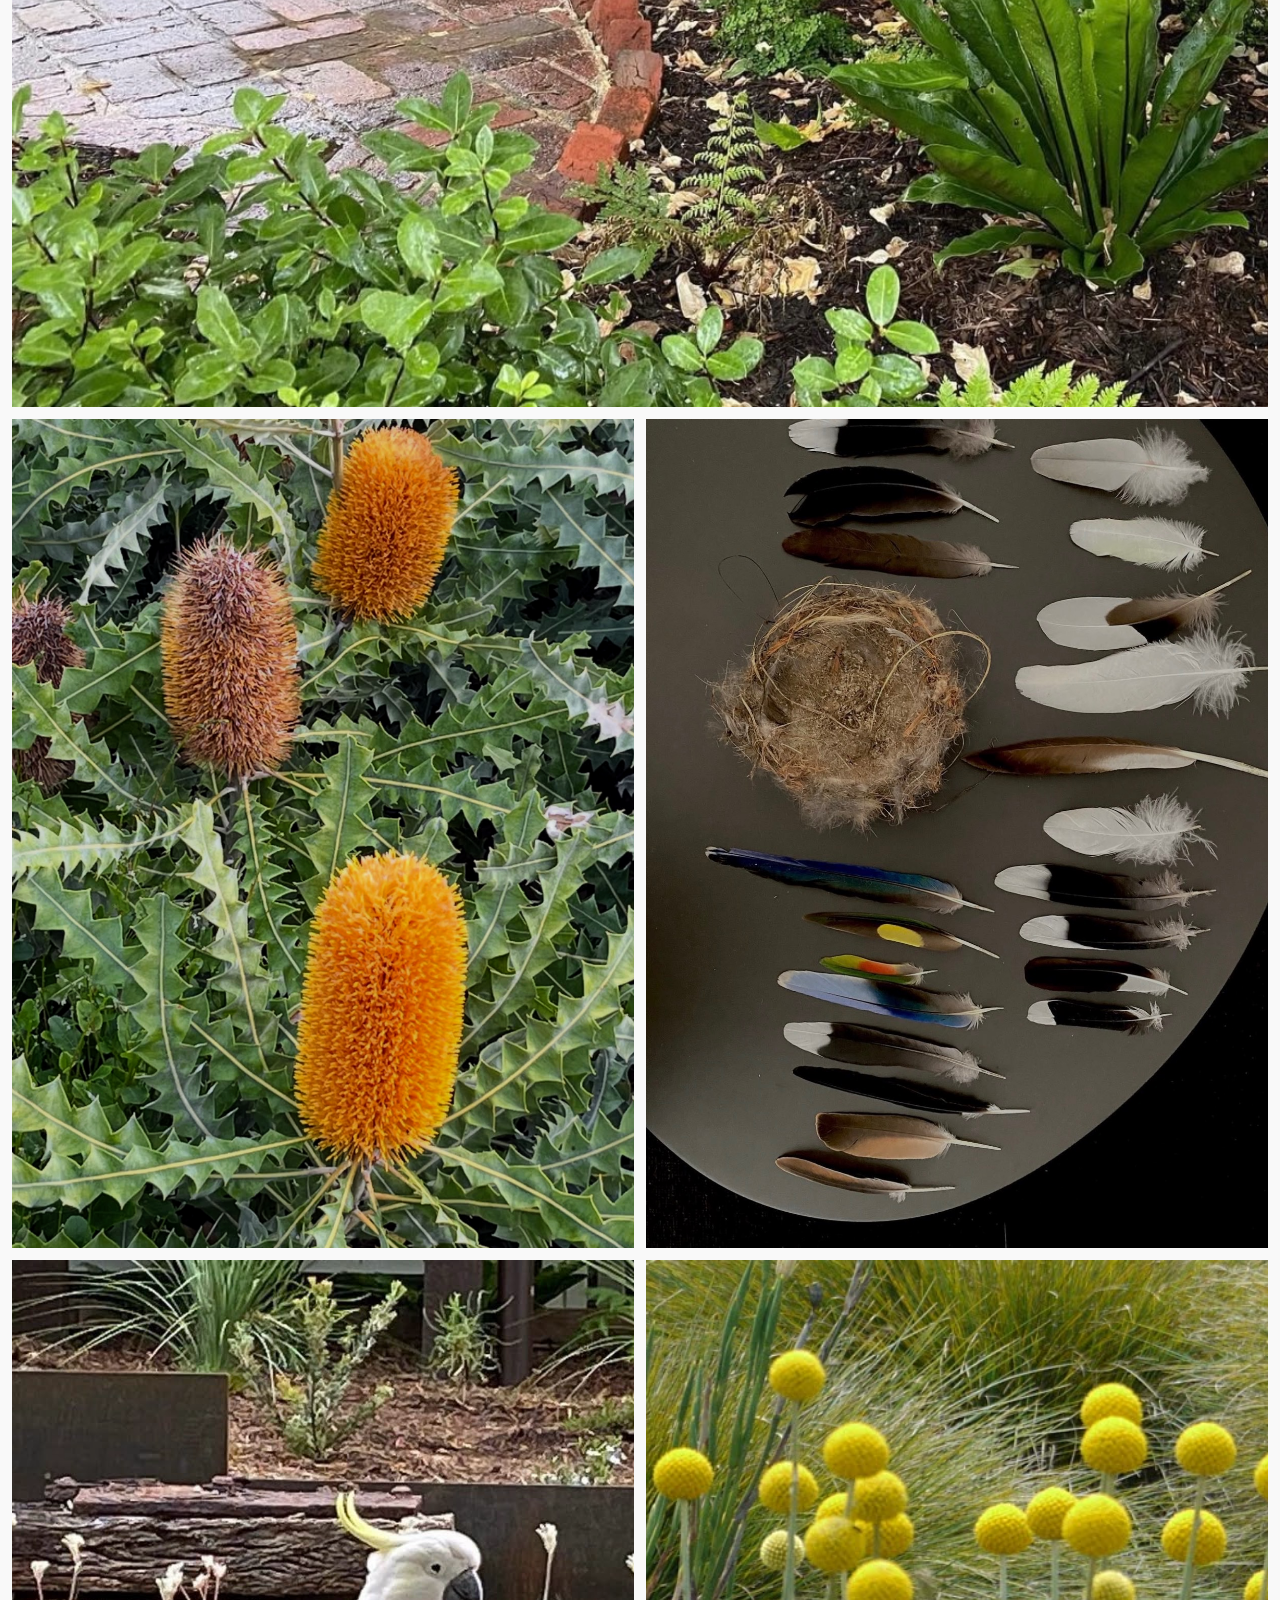
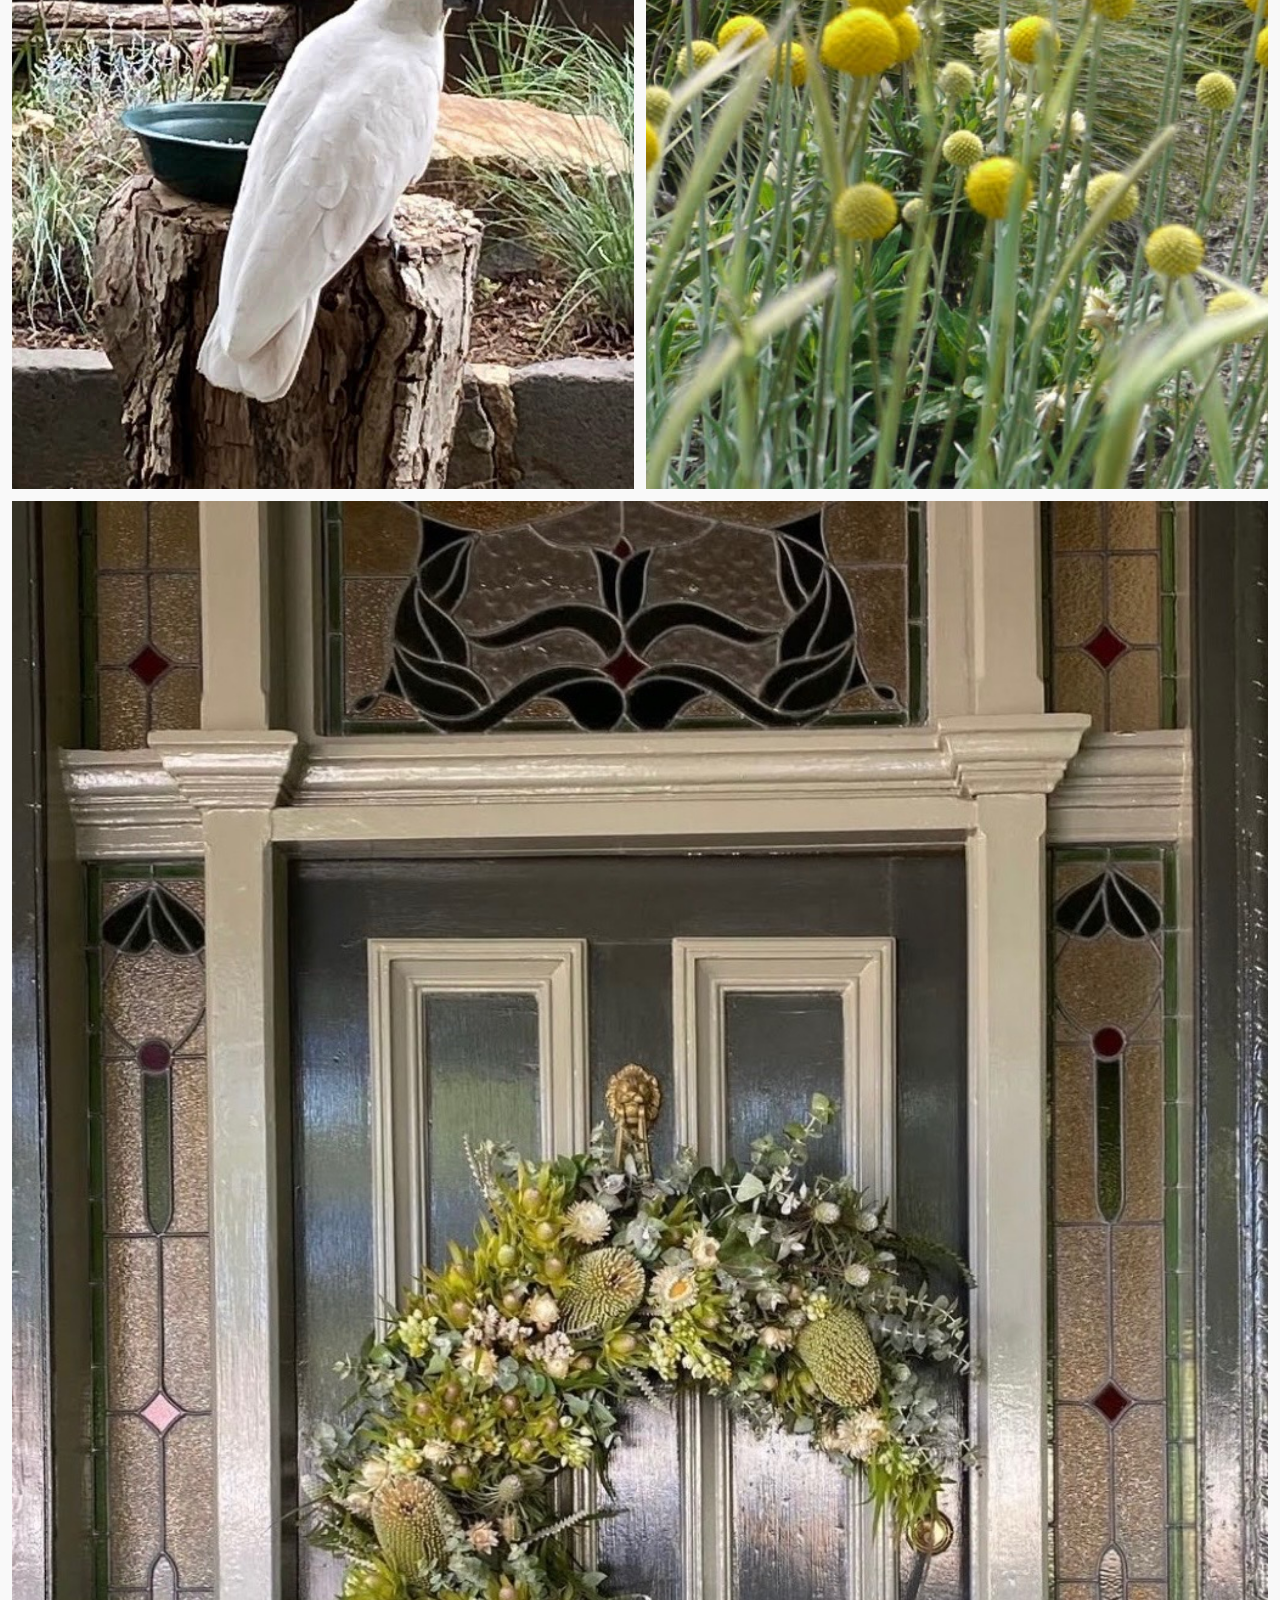
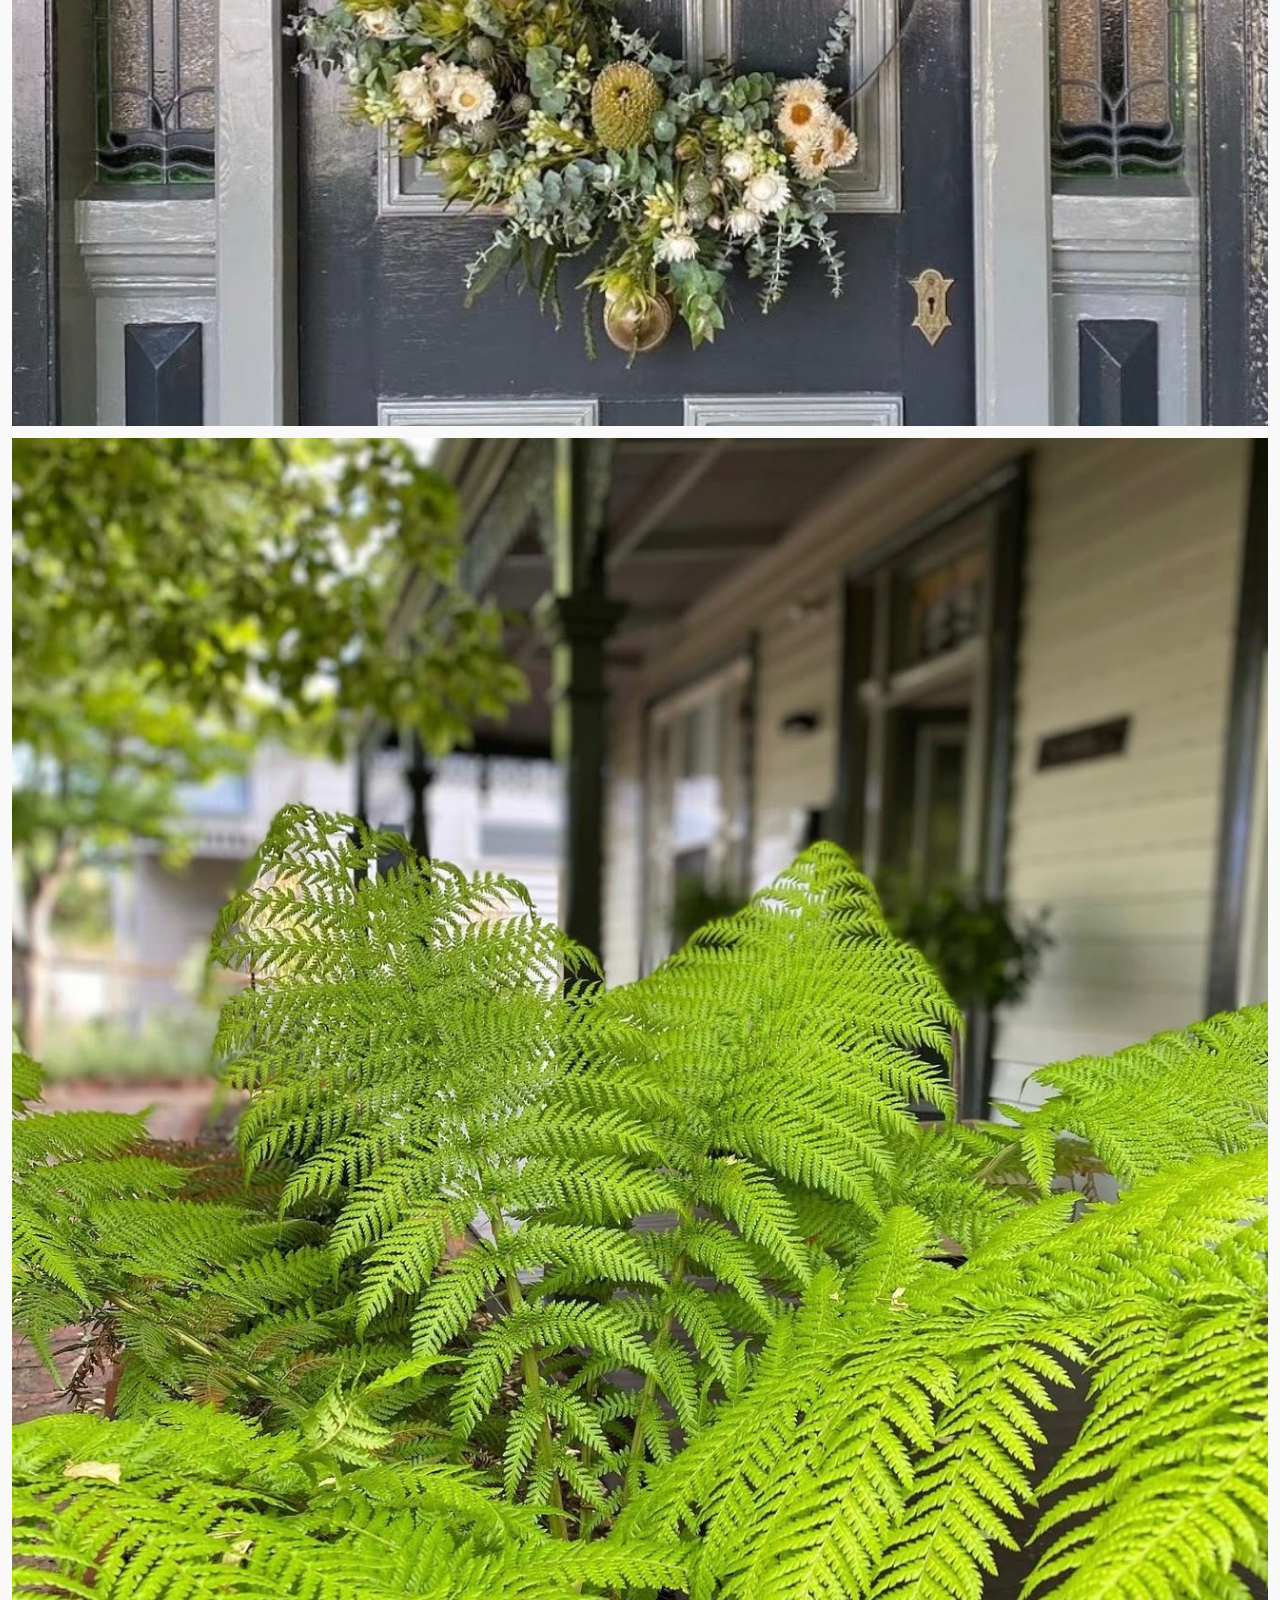
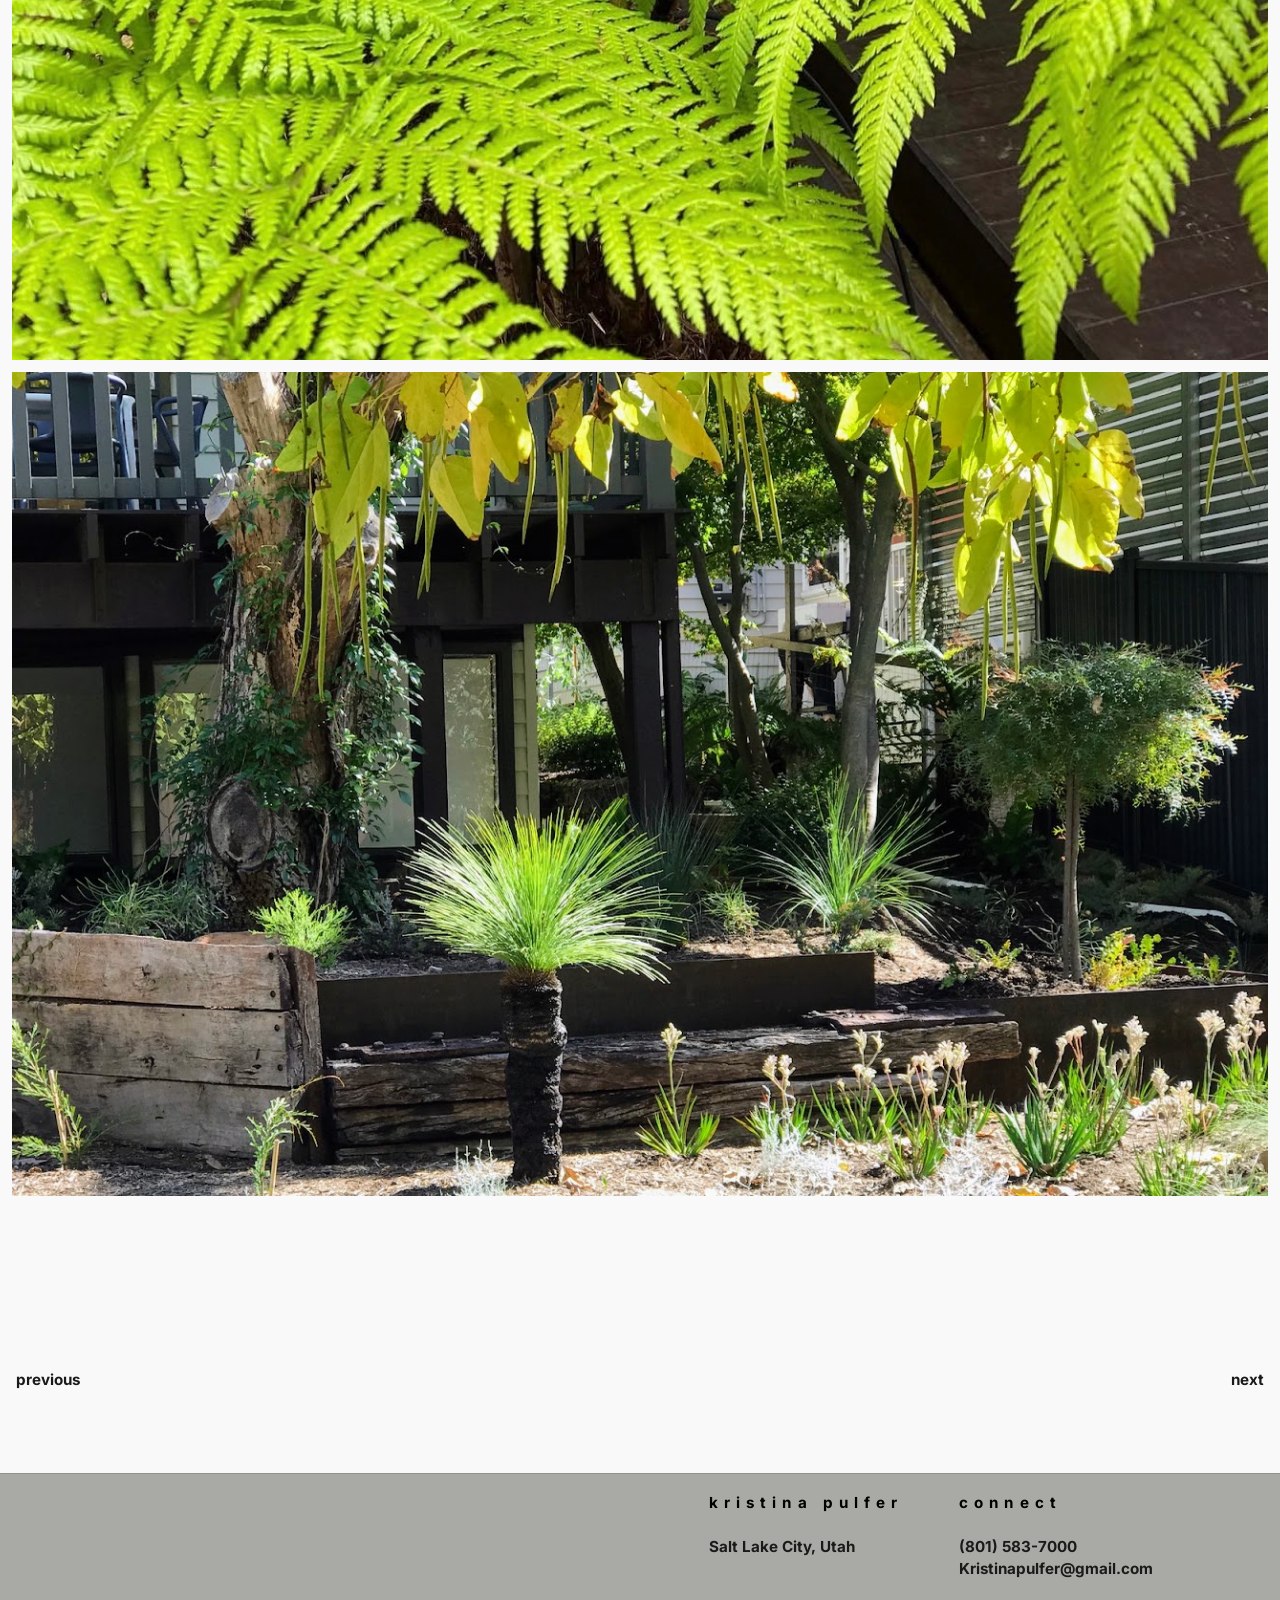
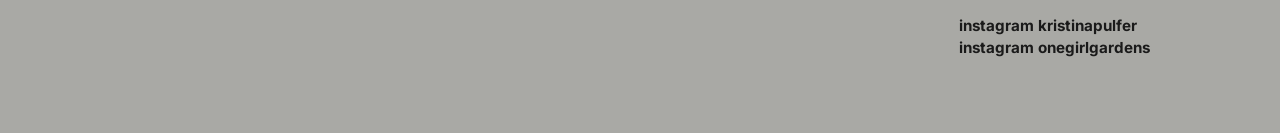
<file: projects/no-12.html>
<!doctype html>
<html lang="en">
<head>
<meta charset="UTF-8">
<meta name="viewport" content="width=device-width, initial-scale=1.0">
<title>Melbourne Victorian Cottage — Kristina Pulfer Landscape Design</title>
<link rel="stylesheet" href="../css/style.css">
</head>
<body>

<header class="site-header">
  <div class="container">
    <a class="nav-toggle" href="../index.html" aria-label="Kristina Pulfer — Home">
      <span class="toggle-name">kristina pulfer</span>
      <span class="toggle-tag">Landscape Designer</span>
    </a>
    <nav class="main-nav">
      <a href="../index.html" class="active">Projects</a>
      <a href="../about.html">About</a>
      <a href="../studio.html">Process</a>
      <a href="../faq.html" class="nav-faq">FAQ</a>
      <a href="../visual-journal.html">Visual Journal</a>
    </nav>
  </div>
</header>

<div class="project-hero">
  <img src="../images/MELBOURNE_FERN_BORDER.jpeg" alt="Front porch with wreath on the door, Melbourne Victorian Cottage">
</div>

<div class="project-title-sticky">
  <p class="project-hero-title">Melbourne Victorian Cottage | Victoria, Australia</p>
</div>

<section class="text-band">
  <div class="container container-wide">

    <div class="dp-section">
      <p class="dp-heading">The place</p>
      <p>Set amongst the dramatic landscapes of Australia, it's a reminder that the most meaningful experiences begin with thoughtful architecture, a deep connection to nature, and a feeling of being completely present. Melbourne Victorian Cottage is an old Victorian cottage set against an expansive backdrop that accentuates the hills in the distance. The front garden is simple and open, capturing the spirit of the house and offering a visual corridor straight through the home to the back garden and the vista beyond.</p>
    </div>

    <div class="dp-section">
      <p class="dp-heading">The brief</p>
      <p>The studio was commissioned to develop an all native Australian garden — a place of peace and reflection — a garden grounded in care, memory, and interconnection. The brief required a sustainable environment that adjusts the landscape's balance, honoring old childhood haunts: the clients' memory of wildlife, old growth trees, and a small pond. Because they are away for most of the year living in Utah, their time spent here focused on adding new native elements and caring for the planting — they also needed guidance on finding a team of hired gardeners to care for the garden while away. The ultimate goal was the alchemy of a perfect song — a multi-layered garden that lifts wellbeing and provides a home for Melbourne's native birds, including the Fairy-wren, Willie Wagtail, Galah, and Australian Wood Duck, alongside specialized bushland species like honeyeaters, Rainbow Lorikeet, and Sulphur-crested Cockatoo.</p>
    </div>

    <div class="dp-section">
      <p class="dp-heading">The design</p>
      <p>Naturalistic gardens borrow from the rhythm, layering, and diversity found in the Australian landscape. Every plant has a purpose — canopy trees and shrubs are used together to create balance, texture, and movement, transitioning from less maintenance to more nature. Dense planting shades the soil, reduces weeds, and creates resilient landscapes that improve over time.</p>
      <p>Nature can be experienced throughout the garden's meandering paths, quiet seating, and layered planting — all invite you to slow down and reconnect to the outdoors. Wildlife was a key element in the design: through layered plantings that support birds, bees, and biodiversity, it is a garden that feels alive, through a deep connection to nature and a feeling of being completely present.</p>
    </div>

    <ul class="dp-meta">
      <li><span class="k">client</span><span class="v">Private Residence</span></li>
      <li><span class="k">scope</span><span class="v">Native residential garden</span></li>
      <li><span class="k">status</span><span class="v">Established</span></li>
      <li><span class="k">photography</span><span class="v">Kristina Pulfer</span></li>
    </ul>

  </div>
</section>

<section>
  <div class="container">
    <div class="stack-gallery">
      <div class="gallery-row full"><figure><img src="../images/MELBOURNE_FERN_BORDER.jpeg" alt="Front porch with wreath on the door, Melbourne Victorian Cottage"></figure></div>
      <div class="gallery-row pair">
        <figure><img src="../images/NO.12_BANKSIA.png" alt="Banksia flower detail"></figure>
        <figure><img src="../images/FEATHERS_OZ.jpeg" alt="Feathers found in the garden"></figure>
      </div>
      <div class="gallery-row pair">
        <figure><img src="../images/MELBOURNE_COCKATOO.png" alt="Sulphur-crested cockatoo in the garden"></figure>
        <figure><img src="../images/MELBOURNE_CRASPEDIA.JPG" alt="Craspedia in bloom among native grasses"></figure>
      </div>
      <div class="gallery-row full"><figure><img src="../images/WREATH_FULL_SHOT_OZ.jpeg" alt="Native wreath made from garden cuttings"></figure></div>
      <div class="gallery-row full"><figure><img src="../images/MELBOURNE_FERN_CLOSEUP.jpeg" alt="Close-up of tree fern fronds"></figure></div>
      <div class="gallery-row full"><figure><img src="../images/NO12_backgarden.jpg" alt="Back garden with native grass trees and raised corten steel beds"></figure></div>
    </div>
  </div>
</section>

<section>
  <div class="container">
    <div style="display:flex; justify-content:space-between; width:100vw; margin-left:calc(50% - 50vw); padding:0 1rem; box-sizing:border-box;">
      <a href="1500-east.html" style="font-family:Inter, Helvetica, Arial, sans-serif; font-weight:700; font-size:0.95rem; color:var(--brown-soft); text-transform:lowercase;">previous</a>
      <a href="avenues.html" style="font-family:Inter, Helvetica, Arial, sans-serif; font-weight:700; font-size:0.95rem; color:var(--brown-soft); text-transform:lowercase;">next</a>
    </div>
  </div>
</section>

<footer class="site-footer" style="margin-top:0;">
  <div class="container">
    <div class="footer-grid">
      <div>
        <p class="footer-name">Kristina Pulfer</p>
        <p>Salt Lake City, Utah</p>
      </div>
      <div>
        <h4 class="label">Connect</h4>
        <a href="tel:+18015837000">(801) 583-7000</a>
        <a href="mailto:Kristinapulfer@gmail.com">Kristinapulfer@gmail.com</a>
        <a href="https://instagram.com/kristinapulfer" target="_blank" rel="noopener" style="margin-top:2.4em;">instagram kristinapulfer</a>
        <a href="https://instagram.com/onegirlgardens" target="_blank" rel="noopener">instagram onegirlgardens</a>
      </div>
    </div>
  </div>
</footer>
<script src="../js/main.js"></script>
</body>
</html>
</file>
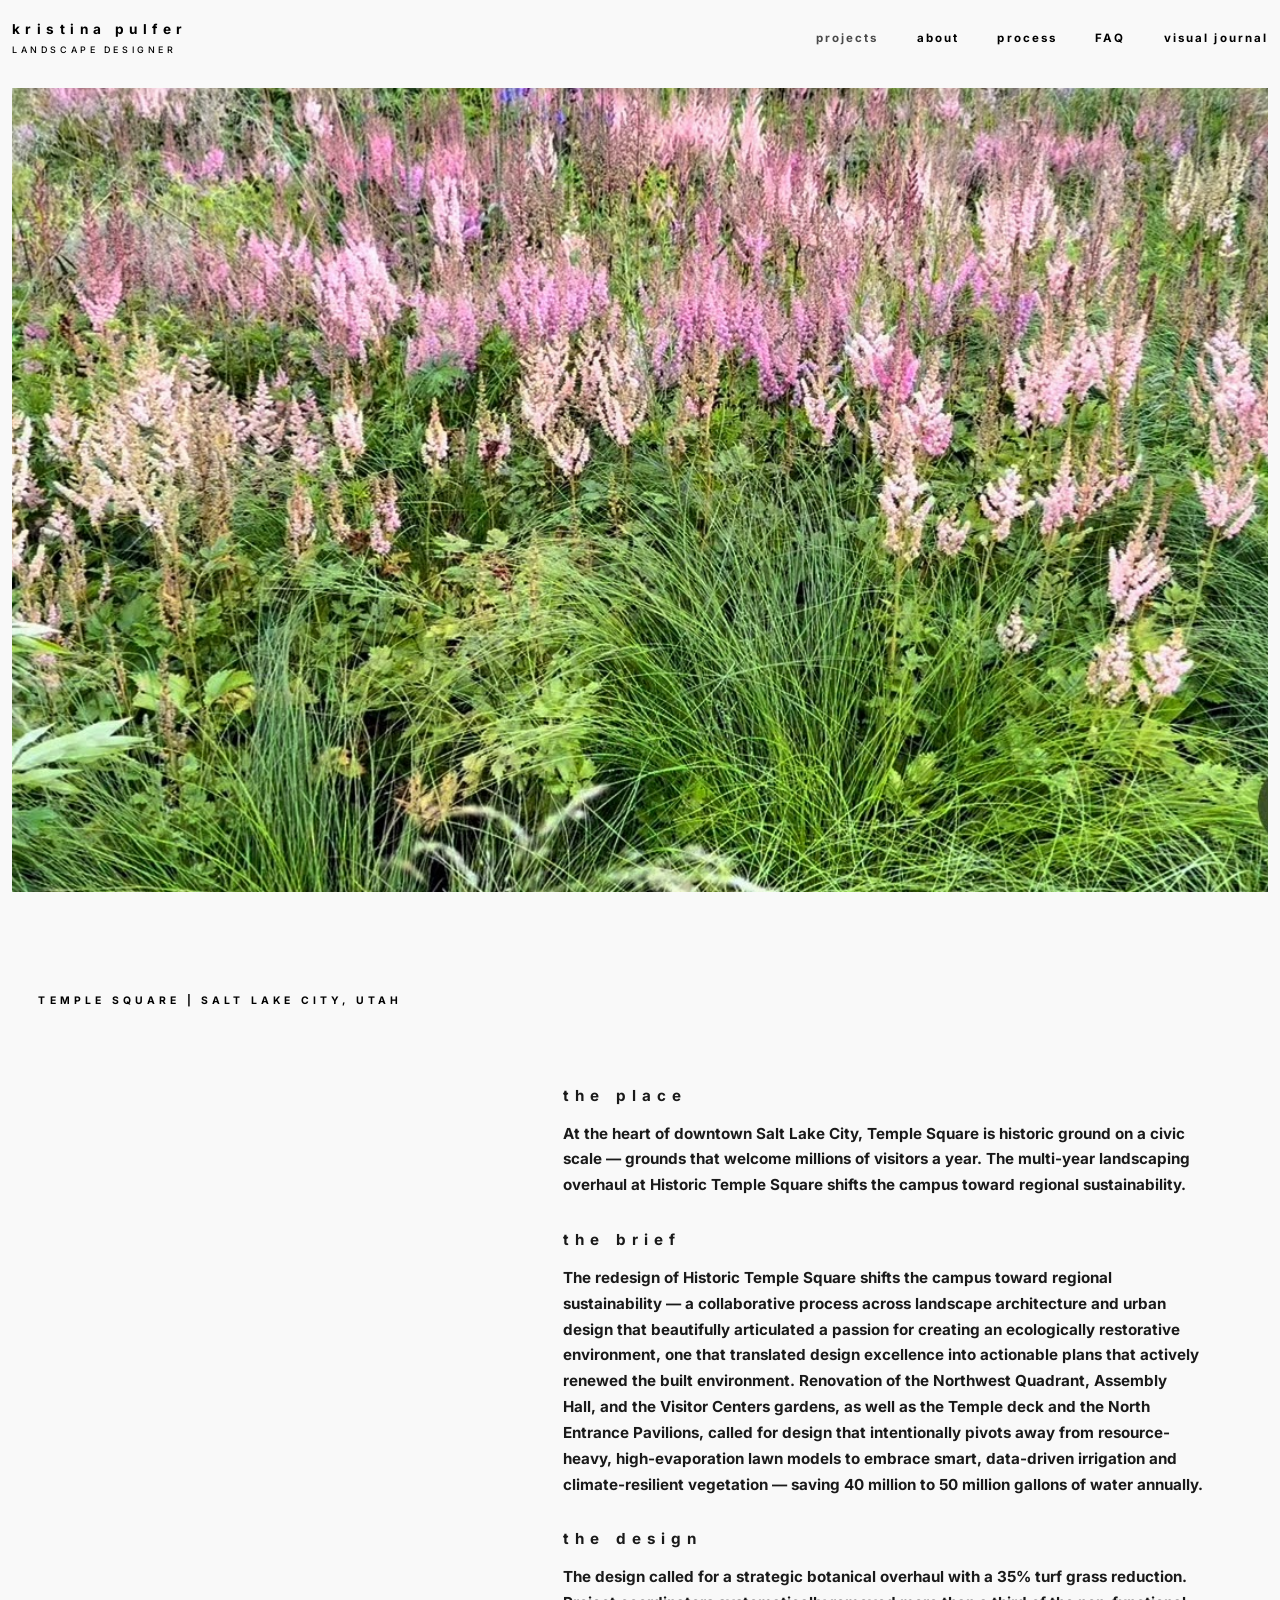
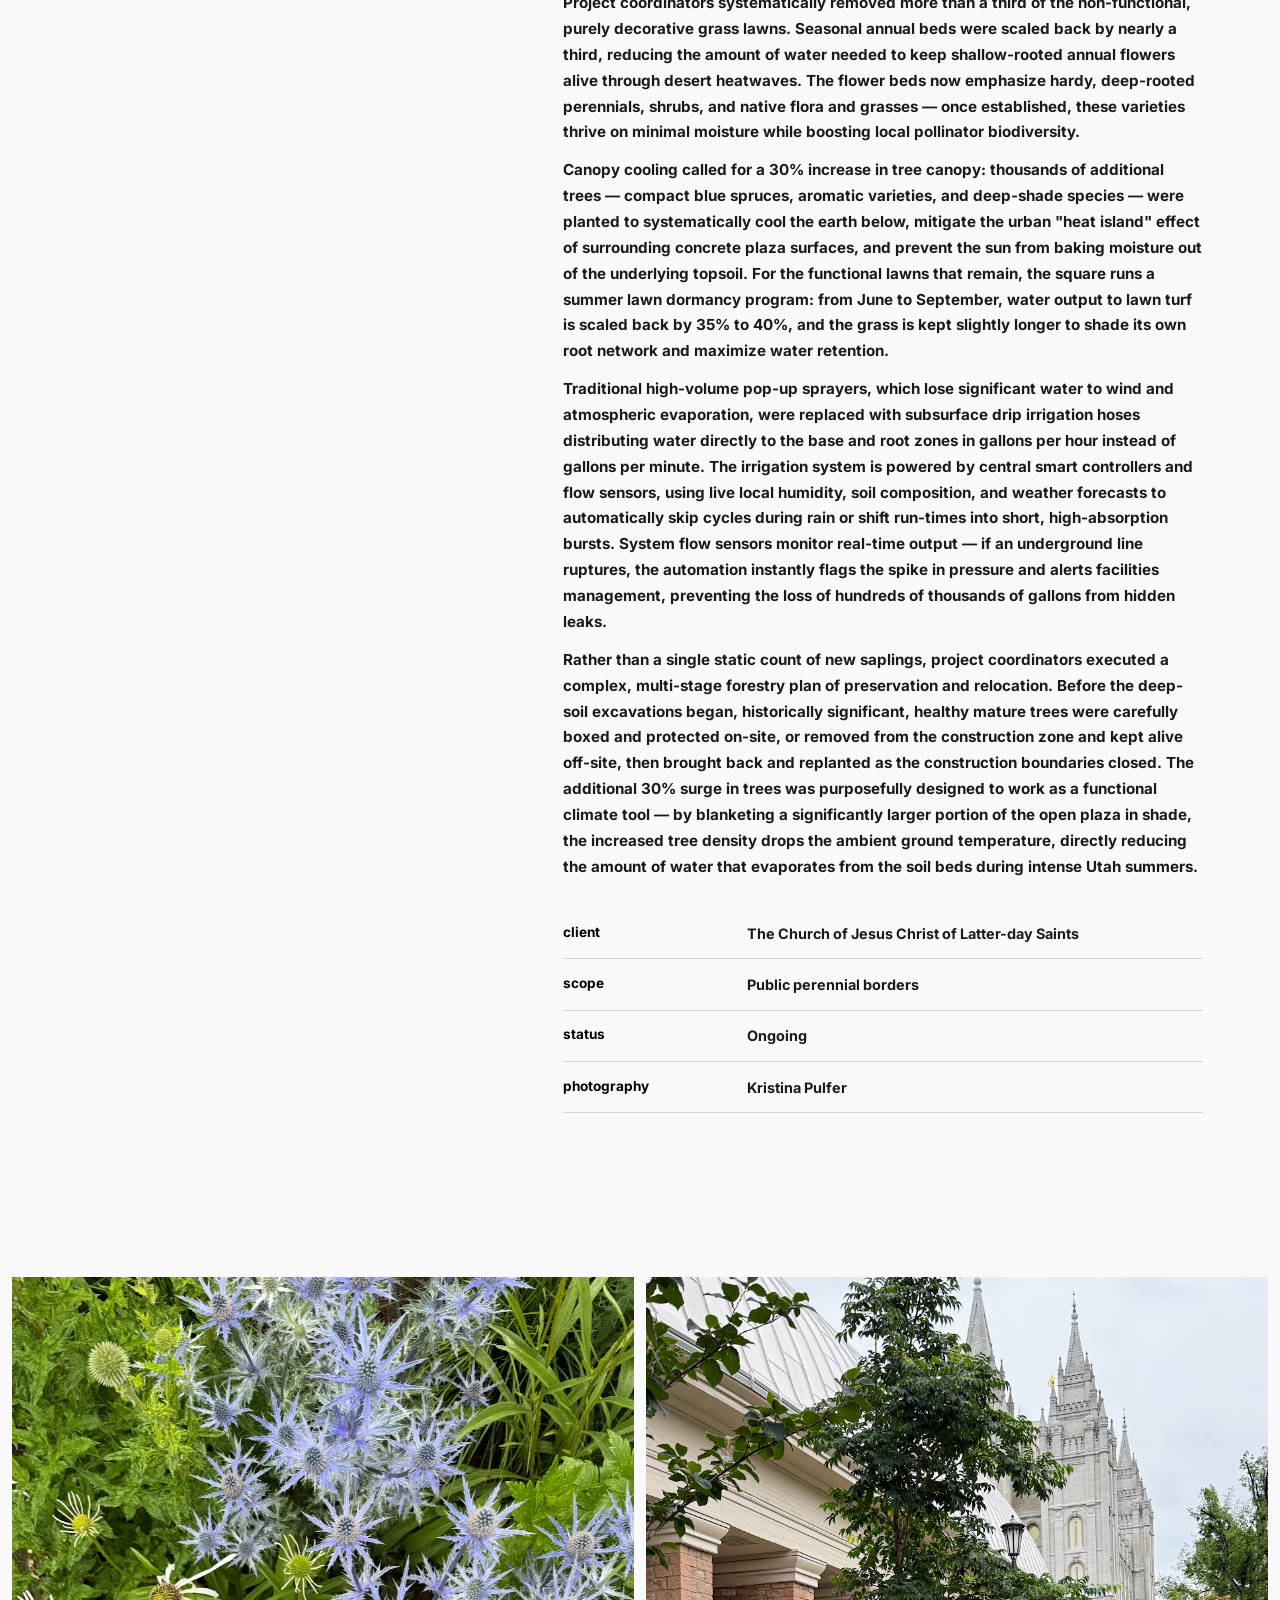
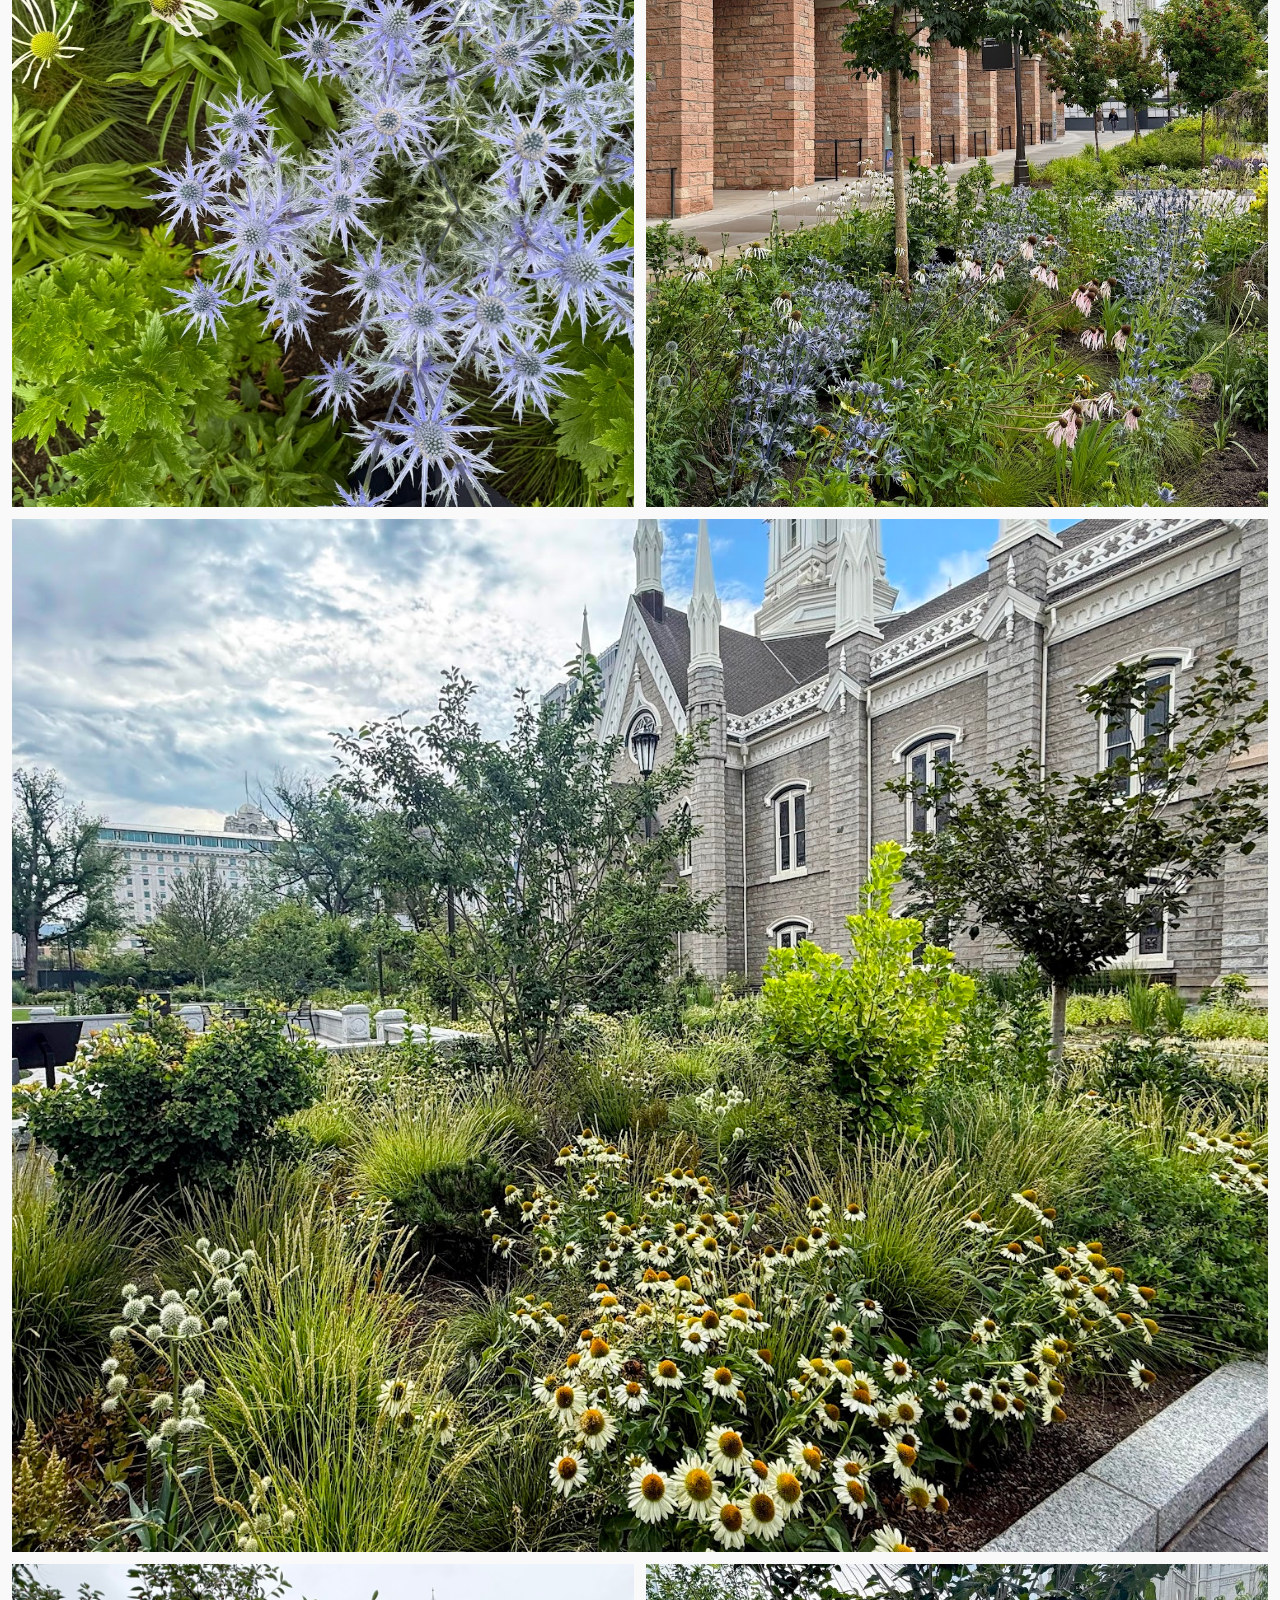
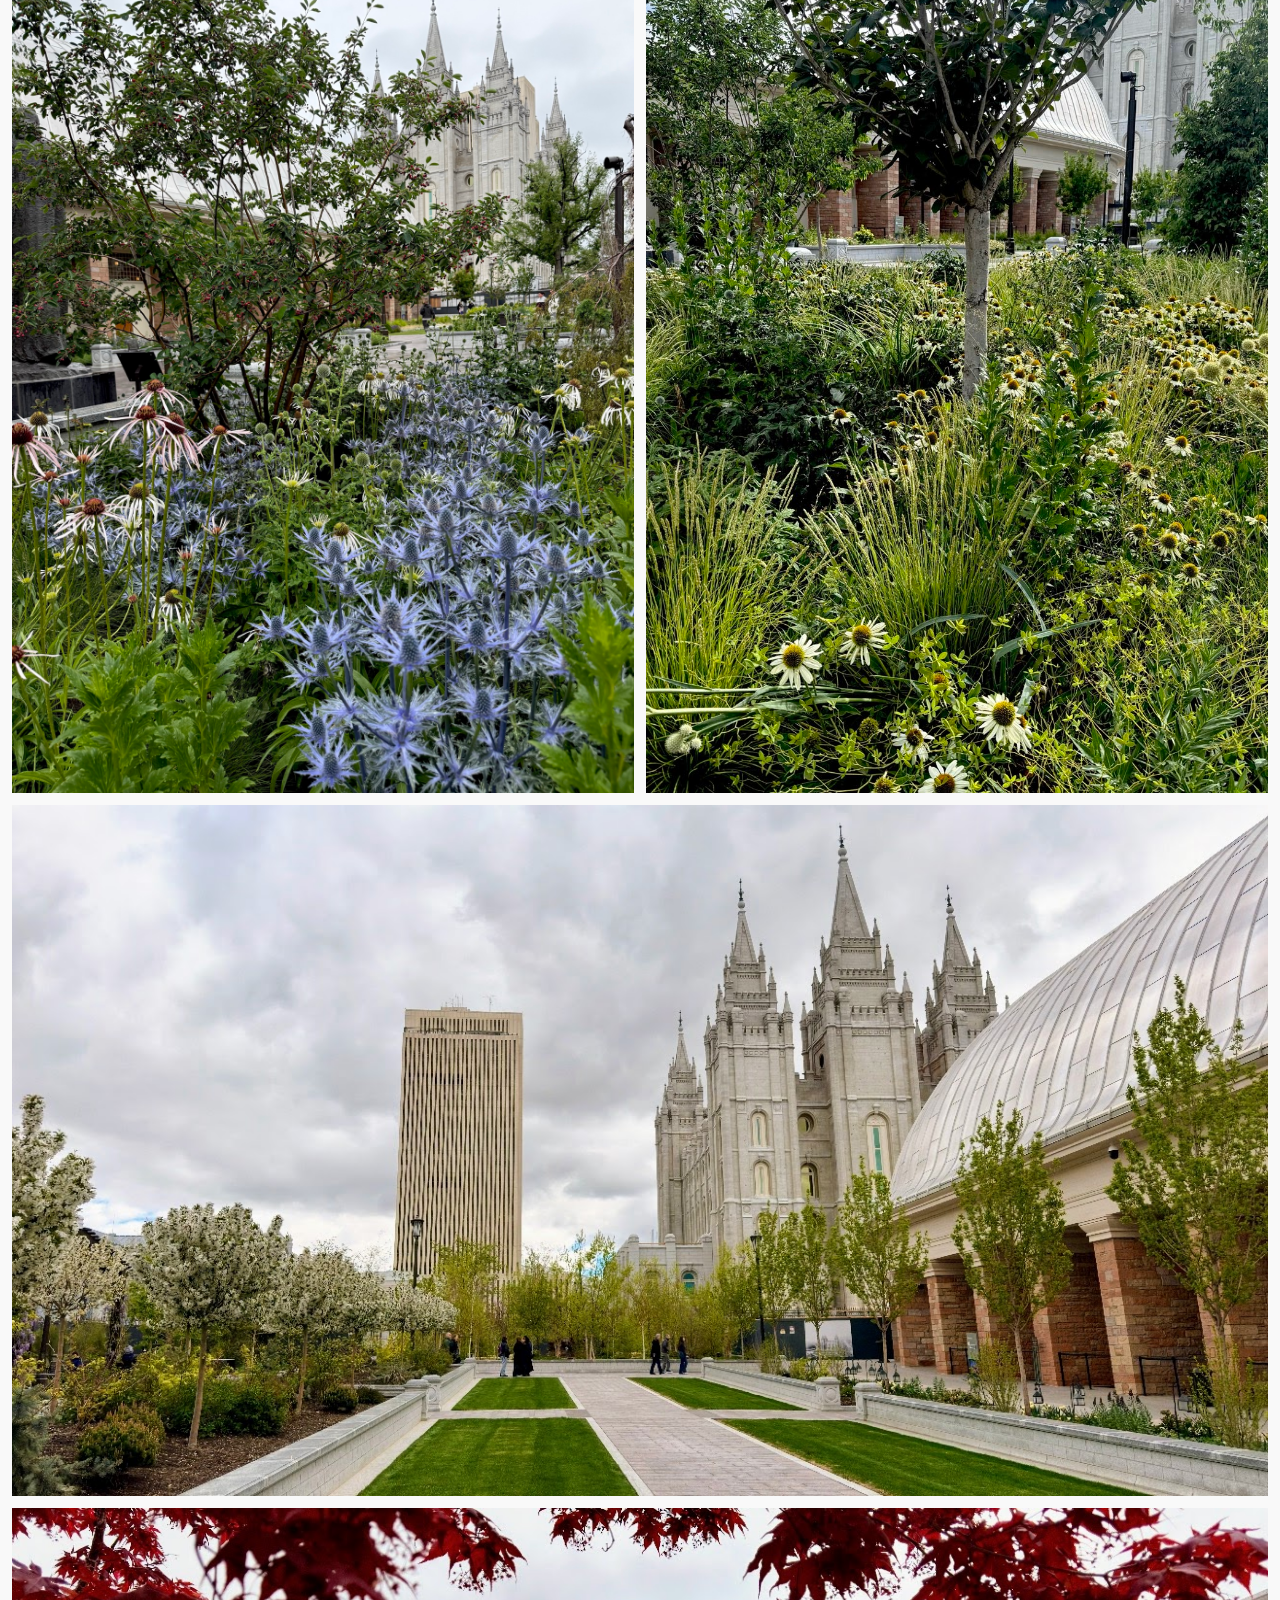
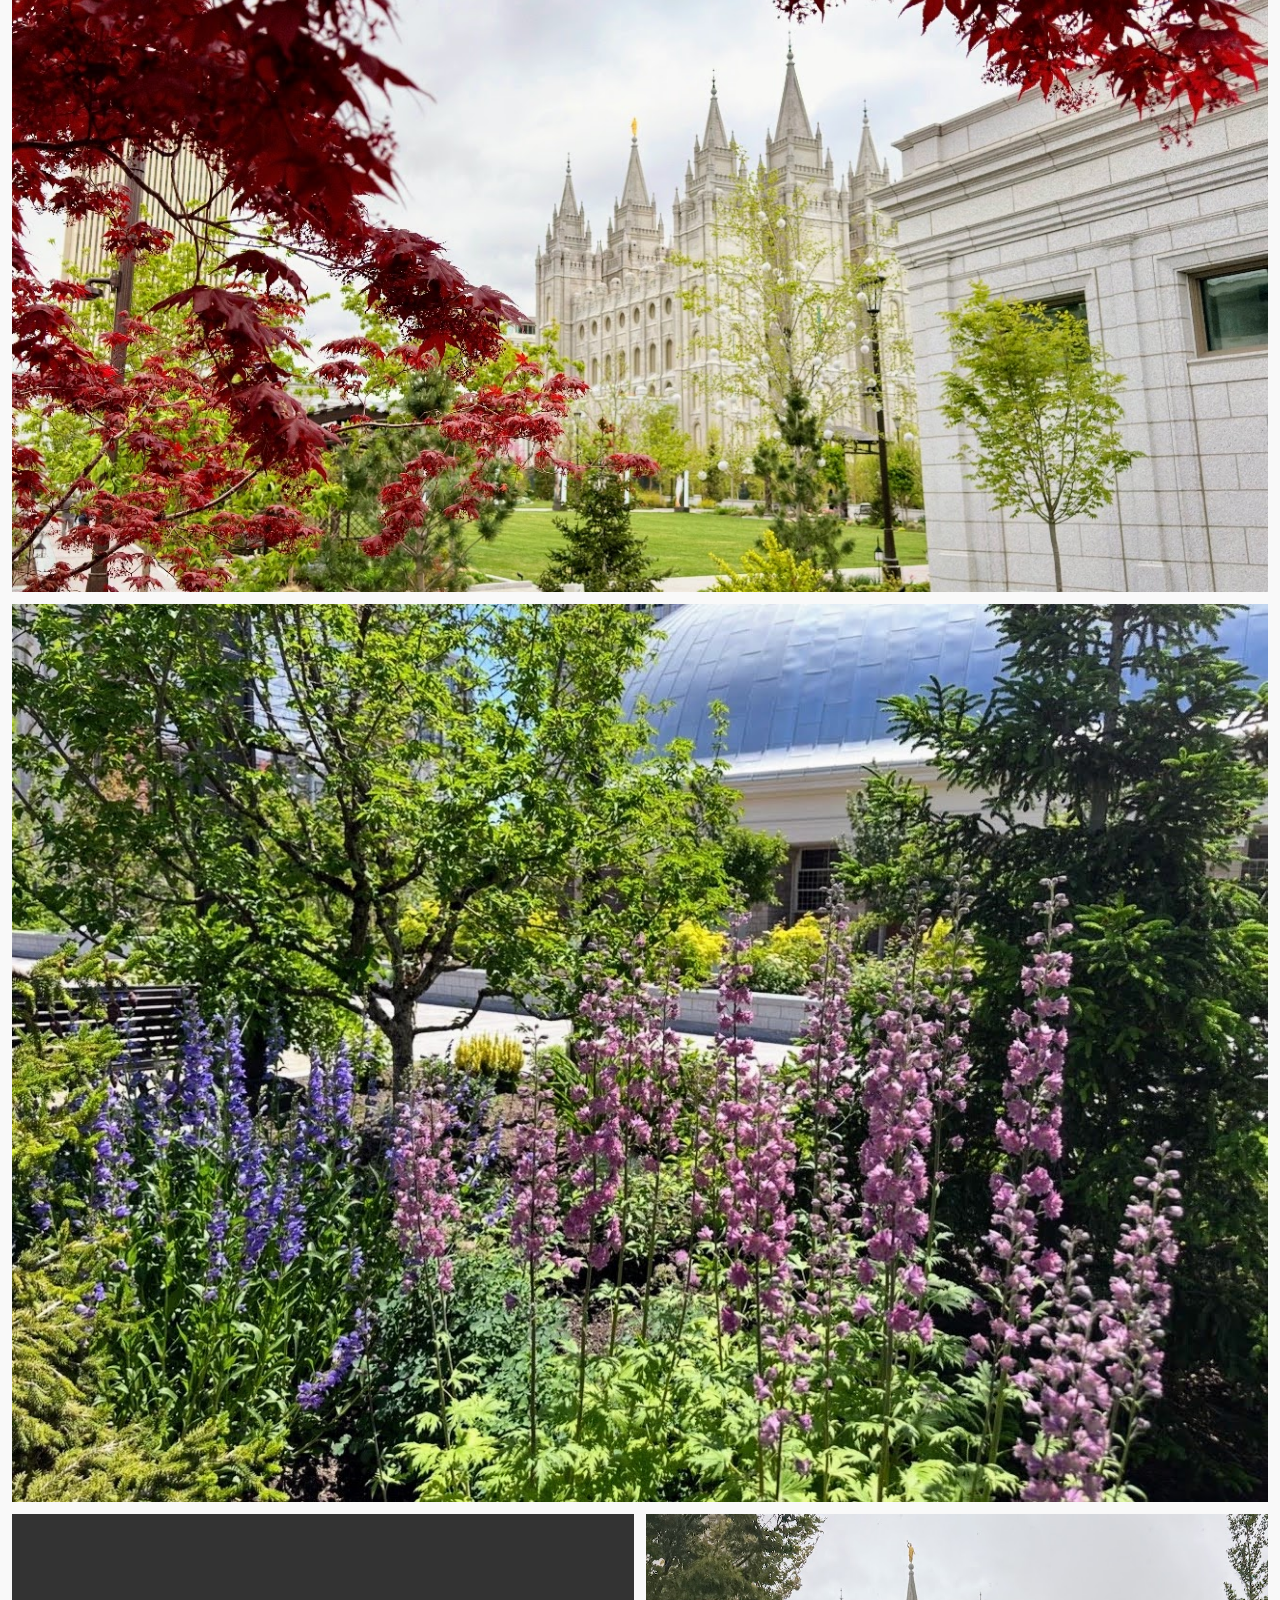
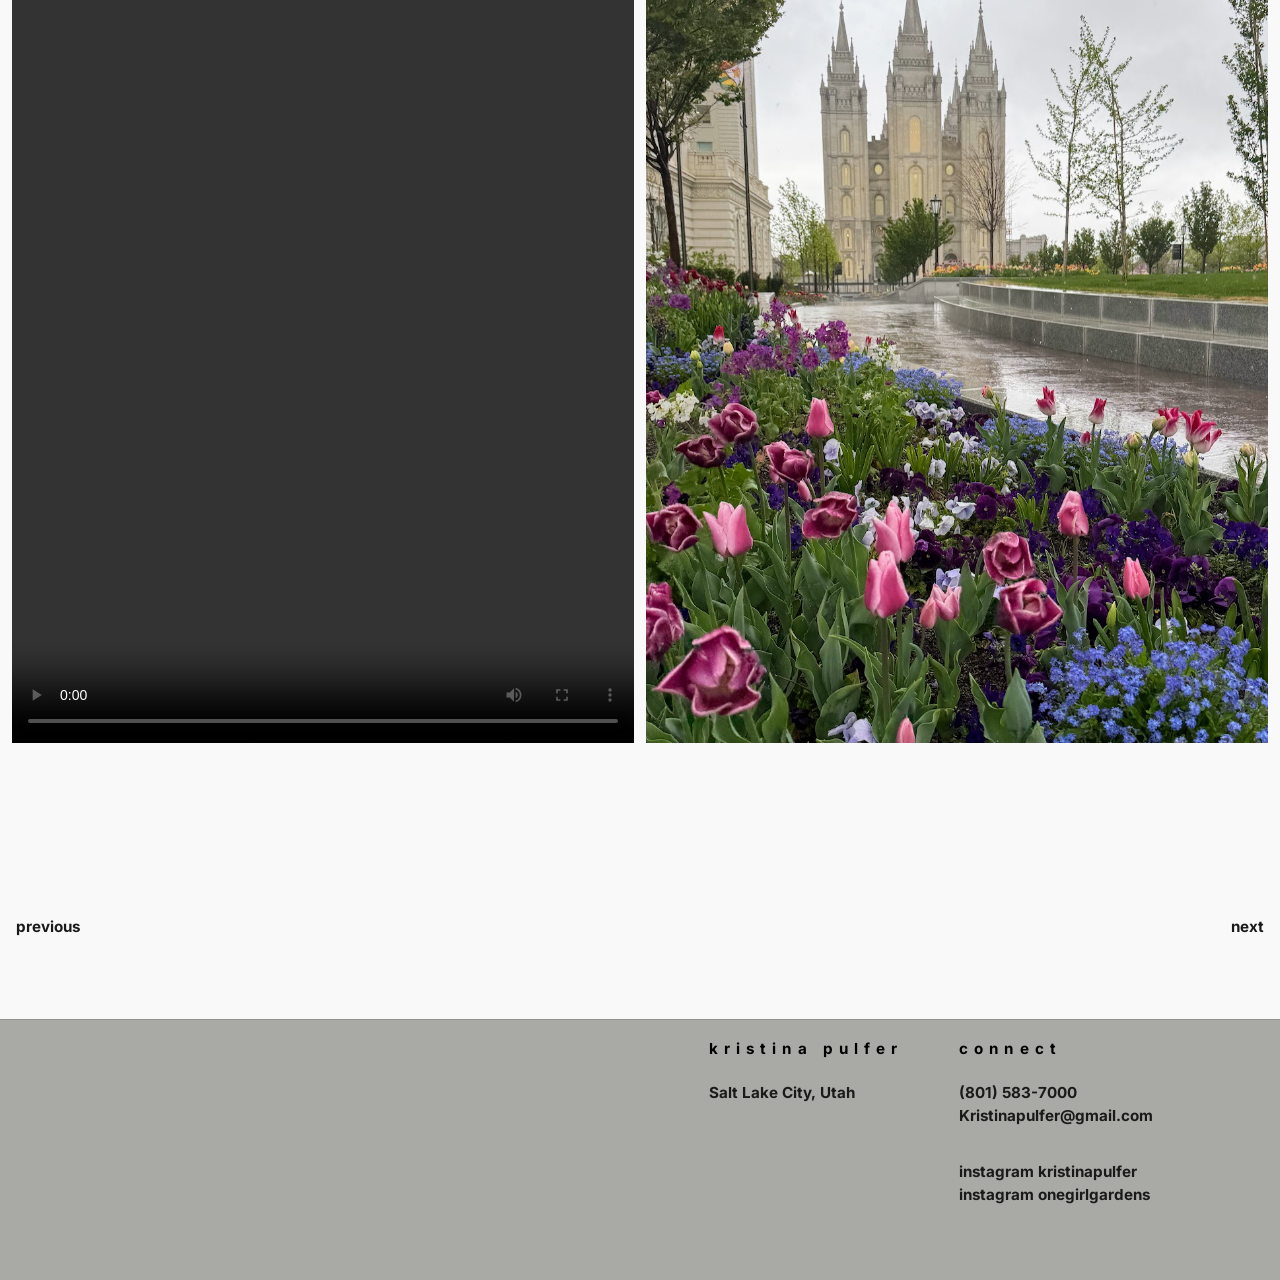
<file: projects/priesthood-garden.html>
<!doctype html>
<html lang="en">
<head>
<meta charset="UTF-8">
<meta name="viewport" content="width=device-width, initial-scale=1.0">
<title>Temple Square — Kristina Pulfer Landscape Design</title>
<link rel="stylesheet" href="../css/style.css">
</head>
<body>

<header class="site-header">
  <div class="container">
    <a class="nav-toggle" href="../index.html" aria-label="Kristina Pulfer — Home">
      <span class="toggle-name">kristina pulfer</span>
      <span class="toggle-tag">Landscape Designer</span>
    </a>
    <nav class="main-nav">
      <a href="../index.html" class="active">Projects</a>
      <a href="../about.html">About</a>
      <a href="../studio.html">Process</a>
      <a href="../faq.html" class="nav-faq">FAQ</a>
      <a href="../visual-journal.html">Visual Journal</a>
    </nav>
  </div>
</header>

<div class="project-hero">
  <img src="../images/PRIESTHOOD_ASTILBE2.jpg" alt="Astilbe meadow, Priesthood Garden, Temple Square">
</div>

<div class="project-title-sticky">
  <p class="project-hero-title">Temple Square | Salt Lake City, Utah</p>
</div>

<section class="text-band">
  <div class="container container-wide">

    <div class="dp-section">
      <p class="dp-heading">The place</p>
      <p>At the heart of downtown Salt Lake City, Temple Square is historic ground on a civic scale — grounds that welcome millions of visitors a year. The multi-year landscaping overhaul at Historic Temple Square shifts the campus toward regional sustainability.</p>
    </div>

    <div class="dp-section">
      <p class="dp-heading">The brief</p>
      <p>The redesign of Historic Temple Square shifts the campus toward regional sustainability — a collaborative process across landscape architecture and urban design that beautifully articulated a passion for creating an ecologically restorative environment, one that translated design excellence into actionable plans that actively renewed the built environment. Renovation of the Northwest Quadrant, Assembly Hall, and the Visitor Centers gardens, as well as the Temple deck and the North Entrance Pavilions, called for design that intentionally pivots away from resource-heavy, high-evaporation lawn models to embrace smart, data-driven irrigation and climate-resilient vegetation — saving 40 million to 50 million gallons of water annually.</p>
    </div>

    <div class="dp-section">
      <p class="dp-heading">The design</p>
      <p>The design called for a strategic botanical overhaul with a 35% turf grass reduction. Project coordinators systematically removed more than a third of the non-functional, purely decorative grass lawns. Seasonal annual beds were scaled back by nearly a third, reducing the amount of water needed to keep shallow-rooted annual flowers alive through desert heatwaves. The flower beds now emphasize hardy, deep-rooted perennials, shrubs, and native flora and grasses — once established, these varieties thrive on minimal moisture while boosting local pollinator biodiversity.</p>
      <p>Canopy cooling called for a 30% increase in tree canopy: thousands of additional trees — compact blue spruces, aromatic varieties, and deep-shade species — were planted to systematically cool the earth below, mitigate the urban "heat island" effect of surrounding concrete plaza surfaces, and prevent the sun from baking moisture out of the underlying topsoil. For the functional lawns that remain, the square runs a summer lawn dormancy program: from June to September, water output to lawn turf is scaled back by 35% to 40%, and the grass is kept slightly longer to shade its own root network and maximize water retention.</p>
      <p>Traditional high-volume pop-up sprayers, which lose significant water to wind and atmospheric evaporation, were replaced with subsurface drip irrigation hoses distributing water directly to the base and root zones in gallons per hour instead of gallons per minute. The irrigation system is powered by central smart controllers and flow sensors, using live local humidity, soil composition, and weather forecasts to automatically skip cycles during rain or shift run-times into short, high-absorption bursts. System flow sensors monitor real-time output — if an underground line ruptures, the automation instantly flags the spike in pressure and alerts facilities management, preventing the loss of hundreds of thousands of gallons from hidden leaks.</p>
      <p>Rather than a single static count of new saplings, project coordinators executed a complex, multi-stage forestry plan of preservation and relocation. Before the deep-soil excavations began, historically significant, healthy mature trees were carefully boxed and protected on-site, or removed from the construction zone and kept alive off-site, then brought back and replanted as the construction boundaries closed. The additional 30% surge in trees was purposefully designed to work as a functional climate tool — by blanketing a significantly larger portion of the open plaza in shade, the increased tree density drops the ambient ground temperature, directly reducing the amount of water that evaporates from the soil beds during intense Utah summers.</p>
    </div>

    <ul class="dp-meta">
      <li><span class="k">client</span><span class="v">The Church of Jesus Christ of Latter-day Saints</span></li>
      <li><span class="k">scope</span><span class="v">Public perennial borders</span></li>
      <li><span class="k">status</span><span class="v">Ongoing</span></li>
      <li><span class="k">photography</span><span class="v">Kristina Pulfer</span></li>
    </ul>

  </div>
</section>

<section>
  <div class="container">
    <div class="stack-gallery">
      <div class="gallery-row pair">
        <figure><img src="../images/PRIESTHOOD_BLUEGLOBE.jpg" alt="Globe thistle, Temple Square"></figure>
        <figure><img src="../images/PRIESTHODD_NE_TEMPLE_VIEW.jpg" alt="Border with temple view"></figure>
      </div>
      <div class="gallery-row full"><figure><img src="../images/PRIESTHOOD_GARDEN_ASSEMBLYHALL.jpg" alt="Border with Assembly Hall beyond"></figure></div>
      <div class="gallery-row pair">
        <figure><img src="../images/TEMPLESQUARE_ERYNGIUM_CONEFLOWER.jpg" alt="Eryngium and coneflowers with the Salt Lake Temple beyond"></figure>
        <figure><img src="../images/PRIESTHOOD_CONEFLOWERS_TEMPLE.jpg" alt="Coneflowers and native grasses with the Salt Lake Temple beyond"></figure>
      </div>
      <div class="gallery-row full"><figure><img src="../images/TEMPLESQUARE_4LAWNS.jpg" alt="The Four Lawns at Temple Square"></figure></div>
      <div class="gallery-row full"><figure><img src="../images/TEMPLESQUARE_REDMAPLE.jpg" alt="Red maple, Temple Square"></figure></div>
      <div class="gallery-row full"><figure><img src="../images/TS_PERGOLAjpg.jpg" alt="Pergola planting, Temple Square"></figure></div>
      <div class="gallery-row pair">
        <figure style="text-align:center;"><video src="../images/TEMPLESQUARE_WALKTHROUGH.mov" controls playsinline preload="metadata" style="width:100%; height:100%; object-fit:cover;"></video></figure>
        <figure><img src="../images/TEMPLESQUARE_BULBS_EAST_JSM.jpg" alt="Tulip border with the Salt Lake Temple beyond"></figure>
      </div>
    </div>
  </div>
</section>

<section>
  <div class="container">
    <div style="display:flex; justify-content:space-between; width:100vw; margin-left:calc(50% - 50vw); padding:0 1rem; box-sizing:border-box;">
      <a href="sacred-grove.html" style="font-family:Inter, Helvetica, Arial, sans-serif; font-weight:700; font-size:0.95rem; color:var(--brown-soft); text-transform:lowercase;">previous</a>
      <a href="1500-east.html" style="font-family:Inter, Helvetica, Arial, sans-serif; font-weight:700; font-size:0.95rem; color:var(--brown-soft); text-transform:lowercase;">next</a>
    </div>
  </div>
</section>

<footer class="site-footer" style="margin-top:0;">
  <div class="container">
    <div class="footer-grid">
      <div>
        <p class="footer-name">Kristina Pulfer</p>
        <p>Salt Lake City, Utah</p>
      </div>
      <div>
        <h4 class="label">Connect</h4>
        <a href="tel:+18015837000">(801) 583-7000</a>
        <a href="mailto:Kristinapulfer@gmail.com">Kristinapulfer@gmail.com</a>
        <a href="https://instagram.com/kristinapulfer" target="_blank" rel="noopener" style="margin-top:2.4em;">instagram kristinapulfer</a>
        <a href="https://instagram.com/onegirlgardens" target="_blank" rel="noopener">instagram onegirlgardens</a>
      </div>
    </div>
  </div>
</footer>
<script src="../js/main.js"></script>
</body>
</html>
</file>
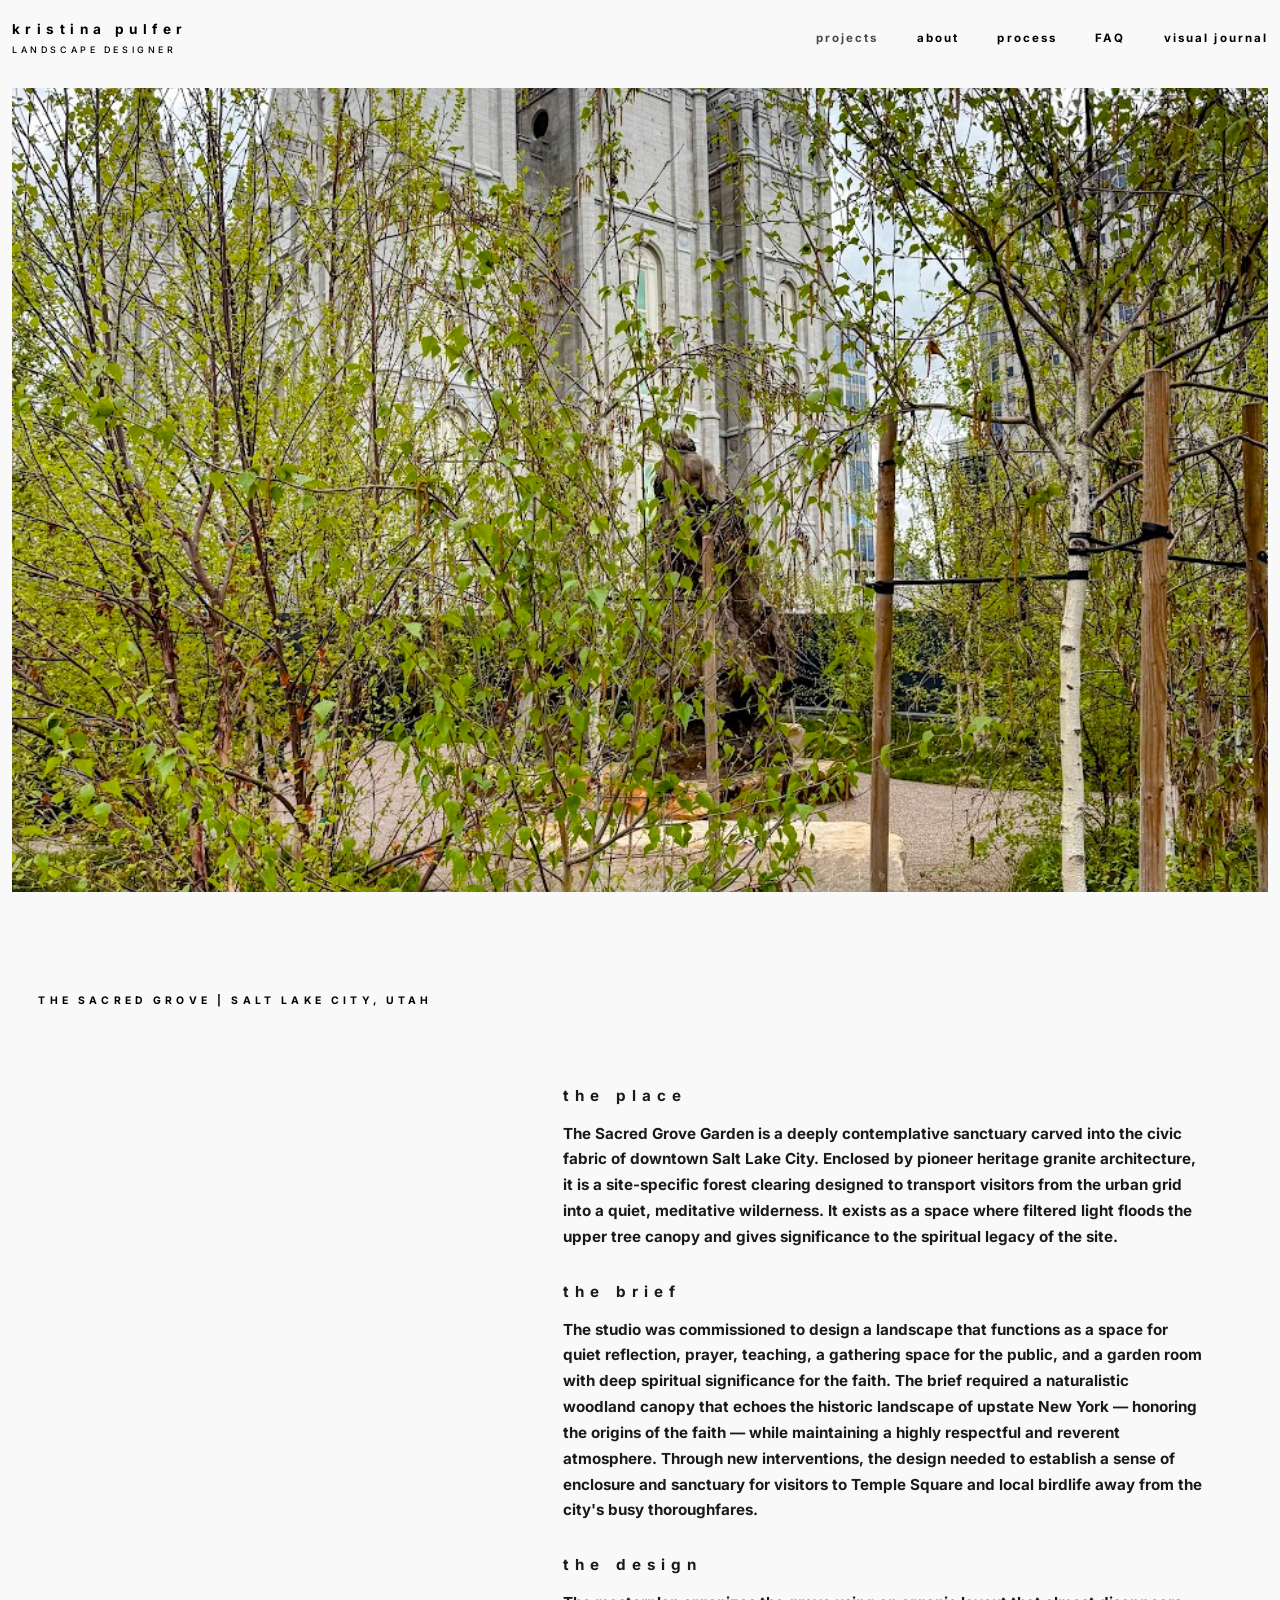
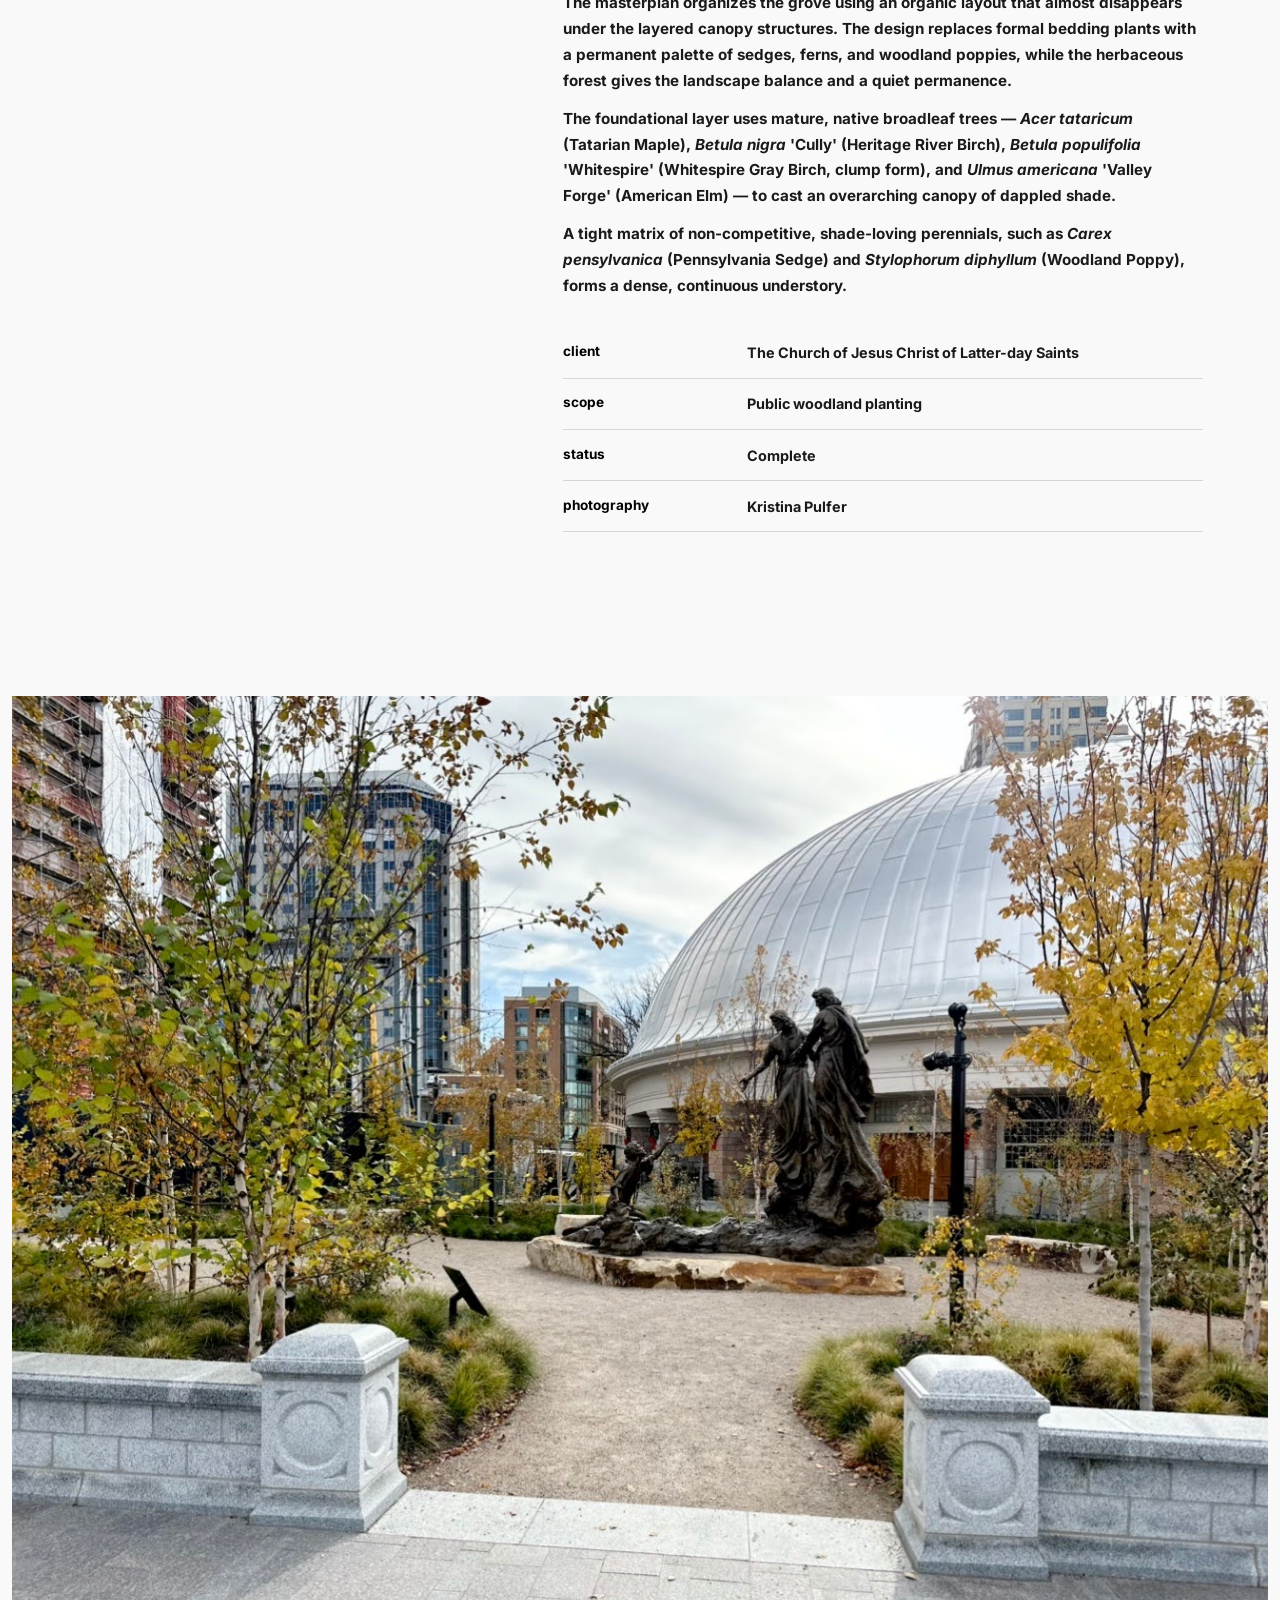
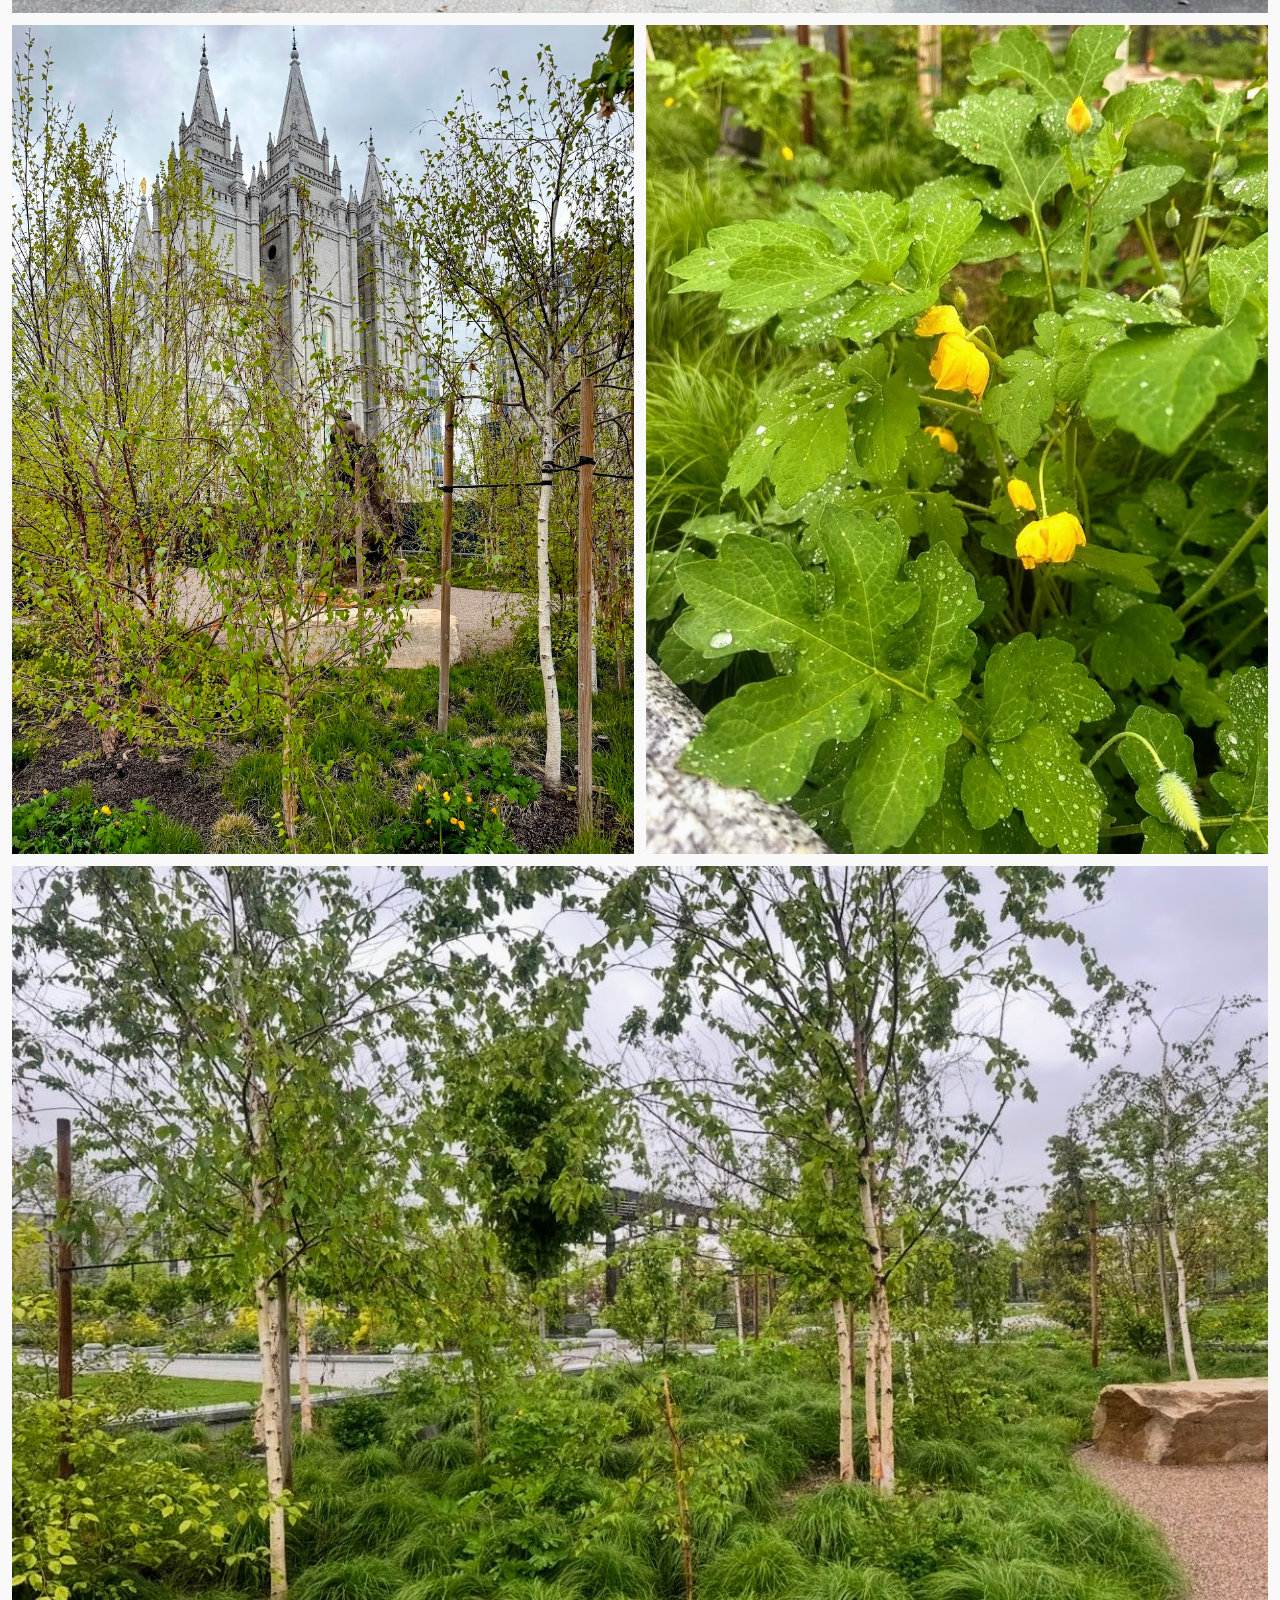
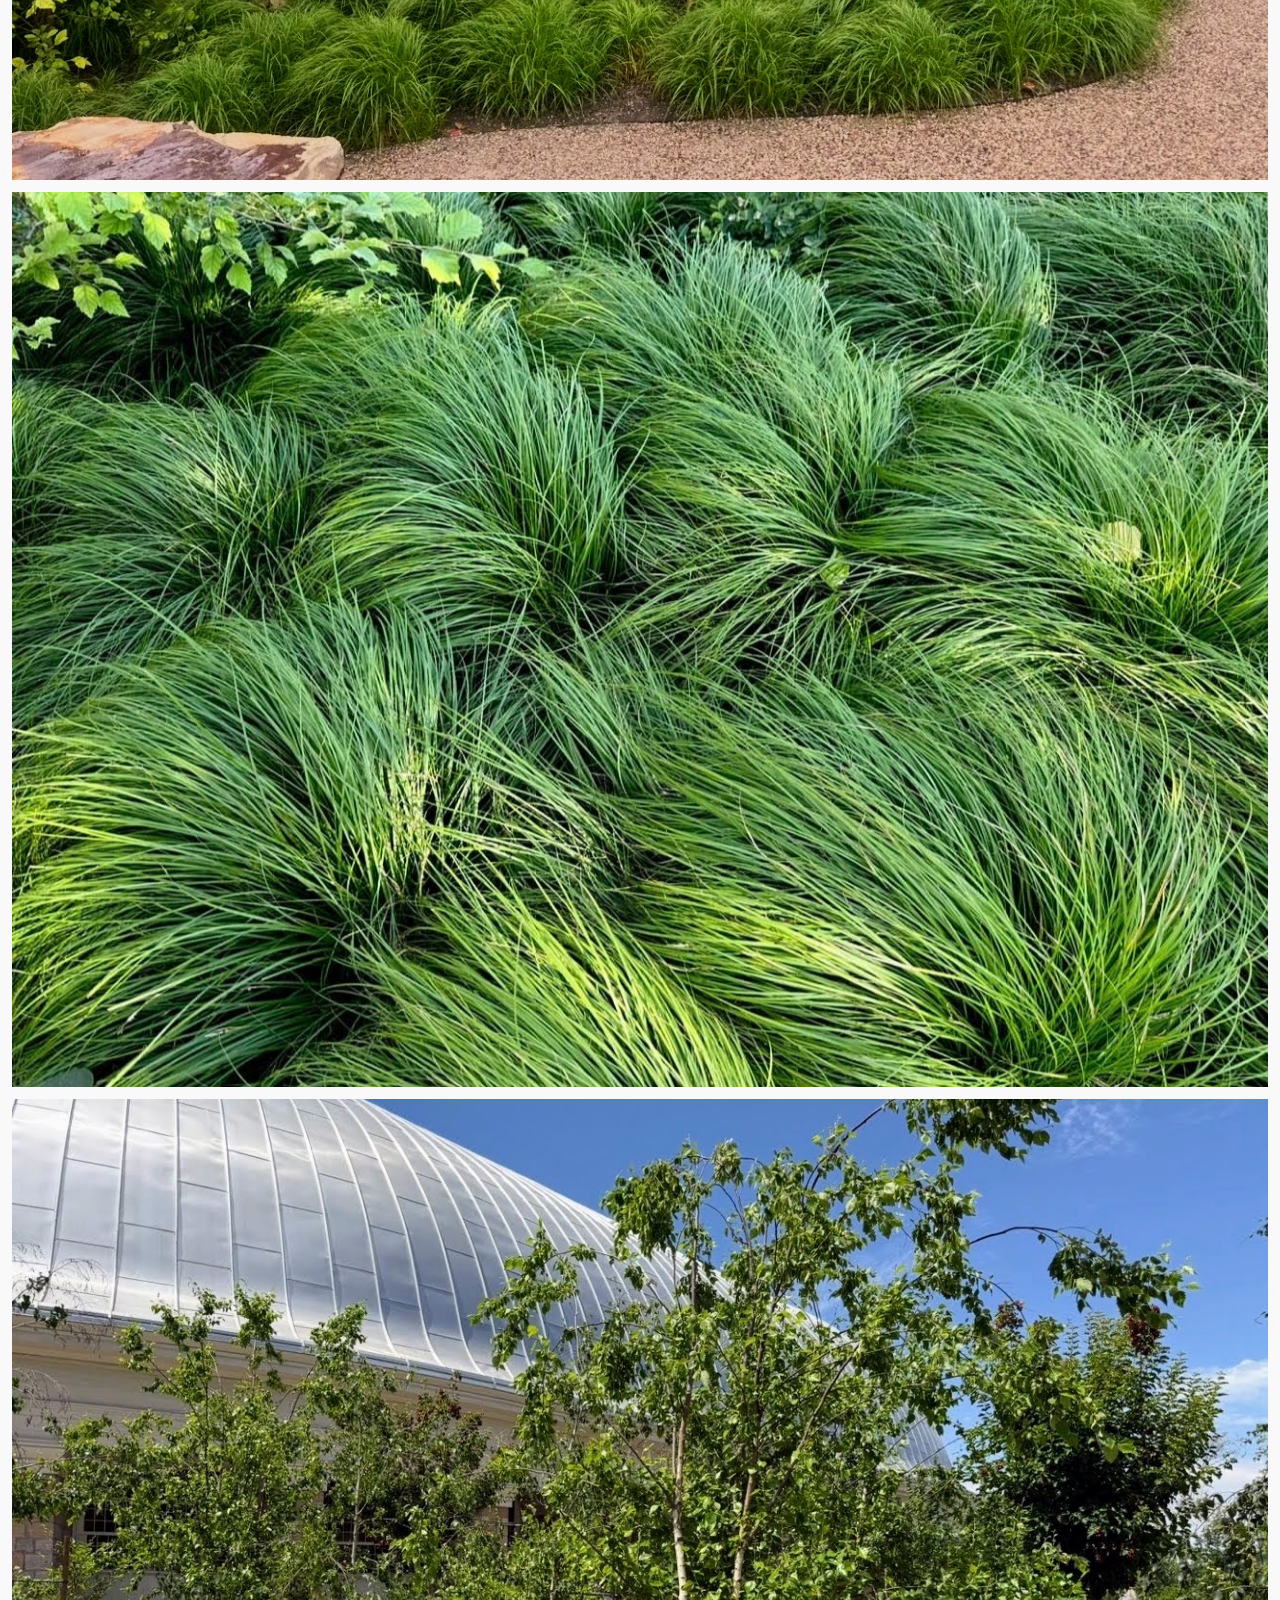
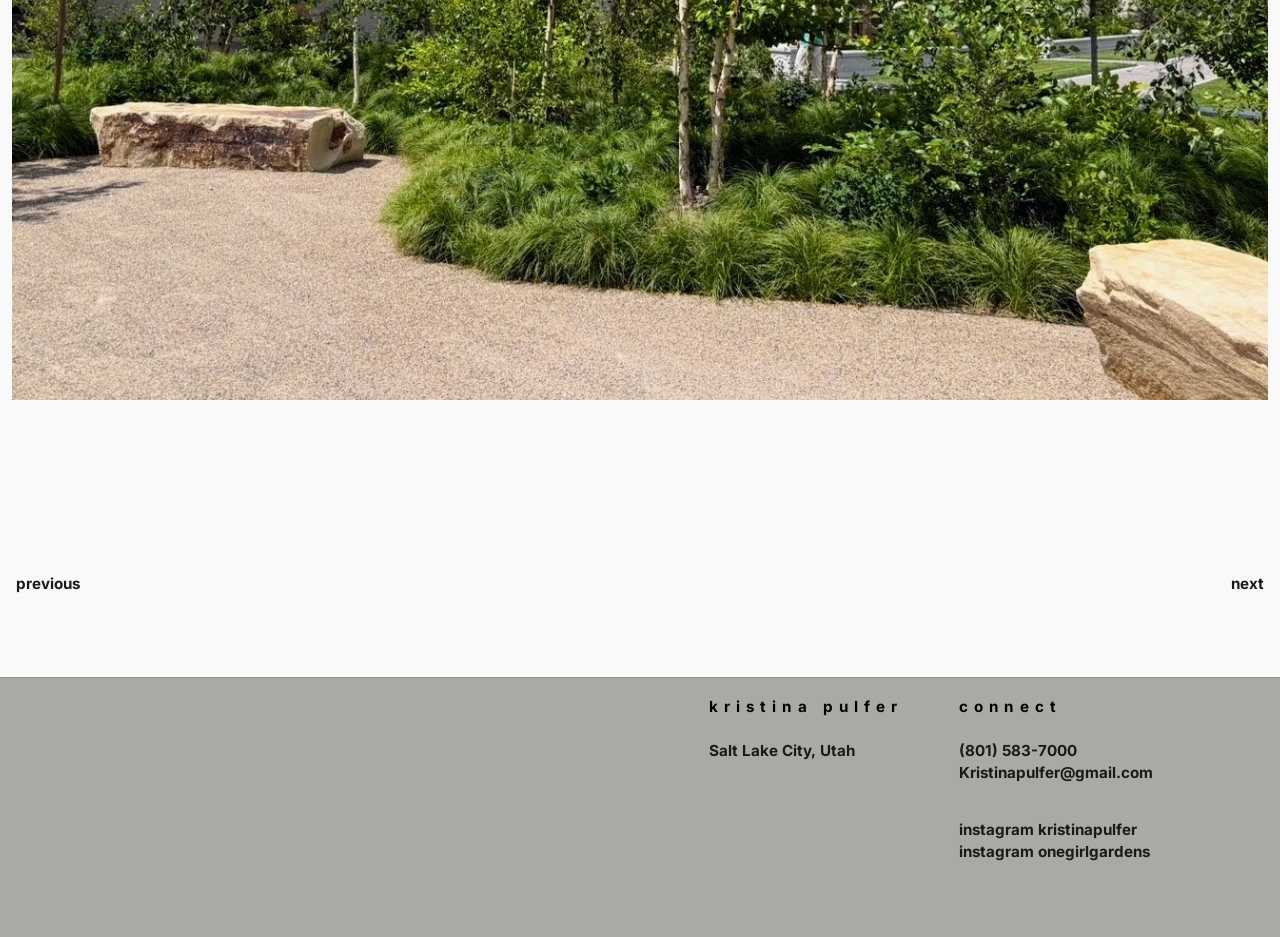
<file: projects/sacred-grove.html>
<!doctype html>
<html lang="en">
<head>
<meta charset="UTF-8">
<meta name="viewport" content="width=device-width, initial-scale=1.0">
<title>Sacred Grove — Kristina Pulfer Landscape Design</title>
<link rel="stylesheet" href="../css/style.css">
</head>
<body>

<header class="site-header">
  <div class="container">
    <a class="nav-toggle" href="../index.html" aria-label="Kristina Pulfer — Home">
      <span class="toggle-name">kristina pulfer</span>
      <span class="toggle-tag">Landscape Designer</span>
    </a>
    <nav class="main-nav">
      <a href="../index.html" class="active">Projects</a>
      <a href="../about.html">About</a>
      <a href="../studio.html">Process</a>
      <a href="../faq.html" class="nav-faq">FAQ</a>
      <a href="../visual-journal.html">Visual Journal</a>
    </nav>
  </div>
</header>

<div class="project-hero">
  <img src="../images/SACREDGROVE_TEMPLE.jpg" alt="Sacred Grove with view of the Salt Lake Temple">
</div>

<div class="project-title-sticky">
  <p class="project-hero-title">The Sacred Grove | Salt Lake City, Utah</p>
</div>

<section class="text-band">
  <div class="container container-wide">

    <div class="dp-section">
      <p class="dp-heading">The place</p>
      <p>The Sacred Grove Garden is a deeply contemplative sanctuary carved into the civic fabric of downtown Salt Lake City. Enclosed by pioneer heritage granite architecture, it is a site-specific forest clearing designed to transport visitors from the urban grid into a quiet, meditative wilderness. It exists as a space where filtered light floods the upper tree canopy and gives significance to the spiritual legacy of the site.</p>
    </div>

    <div class="dp-section">
      <p class="dp-heading">The brief</p>
      <p>The studio was commissioned to design a landscape that functions as a space for quiet reflection, prayer, teaching, a gathering space for the public, and a garden room with deep spiritual significance for the faith. The brief required a naturalistic woodland canopy that echoes the historic landscape of upstate New York — honoring the origins of the faith — while maintaining a highly respectful and reverent atmosphere. Through new interventions, the design needed to establish a sense of enclosure and sanctuary for visitors to Temple Square and local birdlife away from the city's busy thoroughfares.</p>
    </div>

    <div class="dp-section">
      <p class="dp-heading">The design</p>
      <p>The masterplan organizes the grove using an organic layout that almost disappears under the layered canopy structures. The design replaces formal bedding plants with a permanent palette of sedges, ferns, and woodland poppies, while the herbaceous forest gives the landscape balance and a quiet permanence.</p>
      <p>The foundational layer uses mature, native broadleaf trees — <em>Acer tataricum</em> (Tatarian Maple), <em>Betula nigra</em> 'Cully' (Heritage River Birch), <em>Betula populifolia</em> 'Whitespire' (Whitespire Gray Birch, clump form), and <em>Ulmus americana</em> 'Valley Forge' (American Elm) — to cast an overarching canopy of dappled shade.</p>
      <p>A tight matrix of non-competitive, shade-loving perennials, such as <em>Carex pensylvanica</em> (Pennsylvania Sedge) and <em>Stylophorum diphyllum</em> (Woodland Poppy), forms a dense, continuous understory.</p>
    </div>

    <ul class="dp-meta">
      <li><span class="k">client</span><span class="v">The Church of Jesus Christ of Latter-day Saints</span></li>
      <li><span class="k">scope</span><span class="v">Public woodland planting</span></li>
      <li><span class="k">status</span><span class="v">Complete</span></li>
      <li><span class="k">photography</span><span class="v">Kristina Pulfer</span></li>
    </ul>

  </div>
</section>

<section>
  <div class="container">
    <div class="stack-gallery">
      <div class="gallery-row full"><figure><img src="../images/SACREDGROVE_FALL.jpg" alt="Sacred Grove in autumn"></figure></div>
      <div class="gallery-row pair">
        <figure><img src="../images/SACREDGROVE_TEMPLE.jpg" alt="Sacred Grove with view of the Salt Lake Temple"></figure>
        <figure><img src="../images/SACREDGROVE_WOODLANDPOPPY.jpg" alt="Woodland poppy, Sacred Grove"></figure>
      </div>
      <div class="gallery-row full"><figure><img src="../images/SACRED_GROVE.jpg" alt="Sacred Grove planting"></figure></div>
      <div class="gallery-row full"><figure><img src="../images/SACRED_GROVE_GRASS.jpg" alt="Native grasses, Sacred Grove"></figure></div>
      <div class="gallery-row full"><figure><img src="../images/SACRED_GROVE_TAB.jpg" alt="Pathway through Sacred Grove"></figure></div>
    </div>
  </div>
</section>

<section>
  <div class="container">
    <div style="display:flex; justify-content:space-between; width:100vw; margin-left:calc(50% - 50vw); padding:0 1rem; box-sizing:border-box;">
      <a href="harvard.html" style="font-family:Inter, Helvetica, Arial, sans-serif; font-weight:700; font-size:0.95rem; color:var(--brown-soft); text-transform:lowercase;">previous</a>
      <a href="priesthood-garden.html" style="font-family:Inter, Helvetica, Arial, sans-serif; font-weight:700; font-size:0.95rem; color:var(--brown-soft); text-transform:lowercase;">next</a>
    </div>
  </div>
</section>

<footer class="site-footer" style="margin-top:0;">
  <div class="container">
    <div class="footer-grid">
      <div>
        <p class="footer-name">Kristina Pulfer</p>
        <p>Salt Lake City, Utah</p>
      </div>
      <div>
        <h4 class="label">Connect</h4>
        <a href="tel:+18015837000">(801) 583-7000</a>
        <a href="mailto:Kristinapulfer@gmail.com">Kristinapulfer@gmail.com</a>
        <a href="https://instagram.com/kristinapulfer" target="_blank" rel="noopener" style="margin-top:2.4em;">instagram kristinapulfer</a>
        <a href="https://instagram.com/onegirlgardens" target="_blank" rel="noopener">instagram onegirlgardens</a>
      </div>
    </div>
  </div>
</footer>
<script src="../js/main.js"></script>
</body>
</html>
</file>
<file: css/style.css>
@import url('https://fonts.googleapis.com/css2?family=Inter:wght@300;400;500;700&display=swap');

:root {
  --cream: #F9F9F9;
  --cream-alt: #F9F9F9;
  --footer-gray: #A9A9A5;
  --page-gray: #F9F9F9;
  --brown: #000000;
  --brown-soft: #1A1A1A;
  --green: #000000;
  --green-dark: #000000;
  --line: rgba(0, 0, 0, 0.14);
  --max: 1180px;
  --edge: 6vw;
  --nav-edge: 0.75rem;
}

* { box-sizing: border-box; }

html { font-size: 16px; scroll-behavior: smooth; overflow-x: hidden; }
html.nav-open, html.nav-open body { overflow: hidden; }

body {
  margin: 0;
  overflow-x: hidden;
  background: var(--cream);
  color: var(--brown-soft);
  font-family: 'Inter', Helvetica, Arial, sans-serif;
  font-weight: 700;
  line-height: 1.6;
  -webkit-font-smoothing: antialiased;
}

h1, h2, h3, h4 {
  font-family: 'Inter', Helvetica, Arial, sans-serif;
  color: var(--brown);
  font-weight: 700;
  letter-spacing: 0.02em;
  line-height: 1.2;
  margin: 0 0 0.5em;
}

h1 { font-size: clamp(2.4rem, 5vw, 4rem); }
h2 { font-size: clamp(1.8rem, 3vw, 2.6rem); }
h3 { font-size: clamp(1.2rem, 2vw, 1.6rem); }

a { color: inherit; text-decoration: none; }

p { font-size: 0.875rem; line-height: 1.8; margin: 0 0 1.2em; }

img { max-width: 100%; display: block; }

.label {
  font-family: 'Inter', Helvetica, Arial, sans-serif;
  text-transform: uppercase;
  letter-spacing: 0.4em;
  font-size: 0.65rem;
  font-weight: 700;
  color: var(--green-dark);
}

.page-title-block { text-align: center; padding: 3rem 0 2rem; }
.page-title-block .label { display: block; margin-bottom: 0.7em; }
.page-title-block h1 { margin: 0; font-size: clamp(1.3rem, 2.2vw, 1.7rem); }

.container {
  max-width: var(--max);
  margin: 0 auto;
  padding: 0 var(--edge);
}
.container-wide {
  max-width: none;
  margin: 0;
  padding: 0 var(--edge);
}
.text-band {
  background: var(--page-gray);
  padding-top: 3.5rem;
  padding-bottom: 3.5rem;
}

/* ---------- Header / Nav ---------- */
.site-header {
  position: sticky;
  top: 0;
  z-index: 50;
  background: transparent;
}

.site-header .container {
  display: flex;
  flex-direction: row;
  align-items: center;
  justify-content: space-between;
  height: auto;
  max-width: none;
  padding-top: 0.5cm;
  padding-bottom: 0.5cm;
  padding-left: var(--nav-edge);
  padding-right: var(--nav-edge);
  position: relative;
}

.main-nav { display: none; }

.nav-toggle {
  display: flex; flex-direction: column; align-items: flex-start; gap: 2px;
  background: none; border: none; cursor: pointer;
  z-index: 60; position: relative; padding: 0; text-align: left;
}
.nav-toggle .toggle-name {
  font-family: 'Inter', sans-serif; font-size: 0.85rem; font-weight: 700;
  letter-spacing: 0.4em; color: var(--brown); text-transform: lowercase;
}
.nav-toggle .toggle-tag {
  font-family: 'Inter', Helvetica, Arial, sans-serif; font-size: 0.56rem; font-weight: 500;
  letter-spacing: 0.4em; text-transform: uppercase; color: var(--green-dark);
  background: linear-gradient(90deg, var(--green-dark) 0%, var(--brown) 50%, var(--green-dark) 100%);
  background-size: 260% 100%;
  background-position: 0% 0%;
  -webkit-background-clip: text;
  background-clip: text;
  -webkit-text-fill-color: transparent;
  transition: background-position 1.2s ease;
}
.nav-toggle:hover .toggle-tag {
  background-position: 100% 0%;
}

.main-nav { position: fixed; inset: 0; background: var(--footer-gray); flex-direction: column;
  align-items: flex-end; justify-content: flex-start;
  padding: calc(0.5cm + 48px + 0.5cm) 12px 2em var(--edge);
  gap: 16px; margin-top: 0; transform: translateX(100%);
  transition: transform 0.3s ease; z-index: 55; }
.main-nav.open { display: flex; transform: translateX(0); }
.main-nav a {
  font-family: 'Inter', sans-serif; font-weight: 700; font-size: 1.15rem;
  letter-spacing: 0.4em; text-transform: lowercase; color: var(--brown);
  padding: 0; border-bottom: none; text-align: right;
}
.main-nav a:hover, .main-nav a.active { color: var(--brown); opacity: 0.7; }
.main-nav a.nav-faq { text-transform: none; }

@media (min-width: 701px) {
  .main-nav {
    display: flex;
    position: static;
    transform: none;
    flex-direction: row;
    align-items: center;
    justify-content: flex-end;
    inset: auto;
    background: none;
    padding: 0;
    margin: 0;
    gap: 2.4rem;
    z-index: 10;
  }
  .main-nav a {
    font-size: 0.72rem;
    letter-spacing: 0.18em;
    text-align: left;
  }
}

/* ---------- Sections ---------- */
section { padding: 5rem 0; }
.section-alt { background: var(--cream-alt); border-top: 1px solid var(--line); border-bottom: 1px solid var(--line); }
.intro {
  max-width: 720px;
  margin-left: 0;
  margin-right: auto;
}
.intro p:first-of-type { font-size: 1rem; color: var(--brown); }

.divider {
  border: none; border-top: 1px solid var(--line);
  width: 40px; margin: 2rem 0;
}

/* ---------- Text hero band (interior pages) ---------- */
.about-hero {
  padding: 6.5rem 0 4.6rem;
  background: var(--cream-alt);
  border-bottom: 1px solid var(--line);
}
.about-hero-inner { max-width: var(--max); margin: 0 auto; padding: 0 var(--edge); }
.about-hero-inner h1 { max-width: 800px; margin-bottom: 0; }

.simple-hero { padding: 3.4rem 0; }
.simple-hero .about-hero-inner .label { margin-bottom: 0.6em; }
.simple-hero .about-hero-inner h1 {
  font-family: 'Inter', sans-serif; font-weight: 700; text-transform: lowercase;
  font-size: clamp(1.5rem, 3vw, 2rem); letter-spacing: 0.01em;
  margin-bottom: 0.7em;
}
.simple-hero .about-hero-inner p { max-width: 620px; }
.about-hero-inner p { max-width: 620px; margin-top: 0; margin-bottom: 0; }

/* ---------- Split-screen: image + type ---------- */
.about-teaser {
  display: grid;
  grid-template-columns: 1fr 1fr;
  gap: 6rem;
  align-items: center;
}
.about-teaser-text p { max-width: 480px; margin-bottom: 1rem; }
.about-teaser-img { aspect-ratio: 3 / 4; overflow: hidden; background: var(--line); }
.about-teaser-img img { width: 100%; height: 100%; object-fit: cover; }
@media (max-width: 960px) {
  .about-teaser { grid-template-columns: 1fr; gap: 3rem; }
  .about-teaser-img { aspect-ratio: 16 / 9; }
}

/* ---------- Pull quote ---------- */
.pull-quote { max-width: 760px; margin: 0 auto; text-align: center; }
.pull-quote blockquote {
  margin: 0; font-family: 'Inter', Helvetica, Arial, sans-serif; font-style: italic;
  font-weight: 700; font-size: clamp(1.5rem, 3vw, 2.1rem); line-height: 1.4; color: var(--brown);
}
.pull-quote cite {
  display: block; margin-top: 1.4rem; font-style: normal;
  font-family: 'Inter', sans-serif; font-size: 0.65rem; letter-spacing: 0.4em;
  text-transform: uppercase; color: var(--green-dark);
}

/* ---------- Single-column text block (methods/FAQ) ---------- */
.methods-block { max-width: 900px; }
.methods-block h2 {
  font-family: 'Inter', sans-serif; font-weight: 700; text-transform: lowercase;
  font-size: clamp(1.4rem, 2.6vw, 1.9rem); letter-spacing: 0.01em; margin-bottom: 0;
}
.methods-block p { margin-bottom: 1.2rem; max-width: 720px; }

/* ---------- Team / Principal ---------- */
.team-grid { display: grid; grid-template-columns: 1fr 1fr; gap: 6rem; margin-top: 3rem; }
.team-member-img { aspect-ratio: 770 / 1254; background: var(--line); overflow: hidden; margin-bottom: 1.5rem; }
.team-member-img img { width: 100%; height: 100%; object-fit: cover; }
.team-member h3 { font-size: 1.4rem; margin-bottom: 0.25rem; }
.team-member .role {
  font-family: 'Inter', sans-serif; font-size: 0.65rem; letter-spacing: 0.4em;
  text-transform: uppercase; color: var(--green-dark); margin-bottom: 1.5rem; display: block;
}
.team-member p { margin-bottom: 0.75rem; }
.credentials { margin-top: 1.5rem; list-style: none; padding: 0; }
.credentials li { font-size: 0.78rem; color: var(--brown-soft); padding: 0.6rem 0; border-top: 1px solid var(--line); }
.credentials li:last-child { border-bottom: 1px solid var(--line); }
@media (max-width: 780px) {
  .team-grid { grid-template-columns: 1fr; gap: 3rem; }
}

/* Single team member, shown side-by-side: photo left, info right */
.team-member-solo { display: grid; grid-template-columns: 280px 1fr; gap: 3.5rem; align-items: start; }
.team-member-solo .team-member-img { margin-bottom: 0; }
@media (max-width: 700px) {
  .team-member-solo { grid-template-columns: 1fr; gap: 1.6rem; }
  .team-member-solo .team-member-img { max-width: 280px; }
}

/* ---------- Two-column list block (services / locations) ---------- */
.methods-two-col { display: grid; grid-template-columns: 1fr 1fr; gap: 6rem; align-items: start; }
.methods-col ul { list-style: none; margin: 0; padding: 0; }
.methods-col li { padding: 0.75rem 0; border-bottom: 1px solid var(--line); font-size: 0.875rem; }
.methods-col li a:hover { color: var(--green-dark); }

.methods-list { list-style: none; margin-top: 0; padding: 0; }
.methods-list li { padding: 1.25rem 0; border-bottom: 1px solid var(--line); font-size: 0.875rem; color: var(--brown-soft); line-height: 1.75; }
.methods-list li:first-child { border-top: 1px solid var(--line); }
.methods-list li strong {
  display: block; font-family: 'Inter', Helvetica, Arial, sans-serif; font-size: 1.05rem;
  font-weight: 700; margin-bottom: 0.3rem;
}
.methods-list-avoid li strong { color: #8B5A46; }
.methods-list-use li strong { color: var(--green-dark); }
@media (max-width: 780px) {
  .methods-two-col { grid-template-columns: 1fr; gap: 3rem; }
}

/* ---------- Homepage hero (stacked) ---------- */
.hero-frame { padding: 0 12px; }
.home-hero { position: relative; width: 100%; height: 87vh; min-height: 520px; overflow: hidden; margin-top: 0; margin-bottom: 0; }
.home-hero .hero-slide {
  position: absolute; inset: 0; z-index: 0;
  opacity: 0; transition: opacity 1.8s ease;
}
.home-hero .hero-slide.is-active { opacity: 1; z-index: 1; }
.home-hero .hero-slide img { width: 100%; height: 100%; object-fit: cover; }
.home-hero::after {
  content: "";
  position: absolute; inset: 0; z-index: 2;
  background: linear-gradient(180deg, rgba(20,14,9,0.22) 0%, rgba(20,14,9,0.12) 45%, rgba(20,14,9,0.44) 100%);
}
.home-hero-text {
  position: absolute; left: 0; bottom: 0; max-width: 700px;
  text-align: left; padding: 0 var(--edge) 3rem; z-index: 3;
}
.home-hero-text .label {
  color: rgba(251,249,243,0.85); margin-top: 0.8em; margin-bottom: 0;
  font-size: 0.8rem; letter-spacing: 0.4em;
}
.home-hero-text h1 {
  color: #FBF9F3; margin: 0;
  font-family: 'Inter', sans-serif; font-weight: 700;
  letter-spacing: 0.02em; text-transform: lowercase;
  font-size: clamp(1.8rem, 4vw, 3rem);
}

@media (max-width: 760px) {
  .home-hero-text { max-width: 100%; padding: 0 var(--edge) 2.6rem; }
}

.hero-dots {
  position: absolute; right: 4rem; bottom: 2rem;
  display: flex; gap: 0.6em; z-index: 3;
}

@media (max-width: 760px) {
  .hero-dots { right: var(--edge); bottom: 1.4rem; }
}
.hero-dots button {
  width: 9px; height: 9px; padding: 0; border-radius: 50%;
  border: 1px solid rgba(251,249,243,0.8); background: transparent;
  cursor: pointer; transition: background 0.25s, transform 0.25s;
}
.hero-dots button.is-active { background: #FBF9F3; transform: scale(1.15); }

/* ---------- Interior page hero ---------- */
.page-hero { position: relative; width: 100%; height: 52vh; min-height: 340px; overflow: hidden; }
.page-hero img { width: 100%; height: 100%; object-fit: cover; }
.page-hero::after {
  content: "";
  position: absolute; inset: 0;
  background: linear-gradient(180deg, rgba(20,14,9,0.2) 0%, rgba(20,14,9,0.1) 45%, rgba(20,14,9,0.42) 100%);
}
.page-hero-text {
  position: absolute; left: 0; bottom: 0; max-width: 640px;
  text-align: left; padding: 0 var(--edge) 2.6rem; z-index: 2;
}
.page-hero-text .label {
  color: rgba(251,249,243,0.85); margin-bottom: 0.6em;
  font-size: 0.78rem; letter-spacing: 0.4em;
}
.page-hero-text h1 { color: #FBF9F3; margin: 0; }

@media (max-width: 760px) {
  .page-hero { height: 38vh; min-height: 280px; }
  .page-hero-text { padding: 0 var(--edge) 2rem; }
}

/* ---------- Project grid (homepage) ---------- */
/* ---------- Project filter tabs (Dan Pearson format) ---------- */
.filter-tabs {
  display: flex; gap: 2.2rem; justify-content: center;
  margin: 0 0 3.4rem;
}
.filter-tabs button {
  background: none; border: none; cursor: pointer; padding: 0.3em 0;
  font-family: 'Inter', sans-serif; font-size: 0.75rem; font-weight: 500;
  letter-spacing: 0.4em; text-transform: lowercase; color: var(--brown-soft);
  border-bottom: 1px solid transparent;
}
.filter-tabs button.active { color: var(--brown); border-bottom-color: var(--brown); }

/* ---------- Project grid (Dan Pearson format) ---------- */
.projects-band { background: var(--page-gray); padding-bottom: 3.5rem; }
.square-grid {
  display: grid;
  grid-template-columns: repeat(2, 1fr);
  column-gap: 12px;
  row-gap: 24px;
  width: 100vw;
  margin-left: calc(50% - 50vw);
  padding: 12px;
  box-sizing: border-box;
}
.square-tile { display: block; }
.square-tile.is-hidden { display: none; }
.square-tile .frame { width: 100%; aspect-ratio: 4 / 3; overflow: hidden; background: var(--line); }
.square-tile img { width: 100%; height: 100%; object-fit: cover; transition: transform 0.6s ease; }
.square-tile:hover img { transform: scale(1.03); }
.square-caption { padding-top: 0.6rem; }
.square-caption h3 {
  font-family: 'Inter', Helvetica, Arial, sans-serif;
  color: var(--brown); margin: 0 0 0.1em; font-size: 1.05rem;
  font-weight: 700; text-transform: lowercase; line-height: 1.4;
}
.square-caption .location {
  font-family: 'Inter', Helvetica, Arial, sans-serif; font-style: normal;
  font-size: 0.95rem; font-weight: 700; line-height: 1.7;
  color: var(--brown-soft); text-transform: lowercase; margin: 0;
}

@media (max-width: 900px) {
  .square-grid { grid-template-columns: repeat(2, 1fr); }
}
@media (max-width: 560px) {
  .square-grid { grid-template-columns: 1fr; }
}

/* ---------- Contact page ---------- */
.contact-inner {
  display: grid;
  grid-template-columns: 1fr 1fr;
  gap: 8rem;
  align-items: start;
}
.contact-heading { font-style: italic; margin-bottom: 3rem; max-width: 460px; }

.contact-details { list-style: none; margin: 1.6rem 0 0; padding: 0; }
.contact-details li {
  display: flex; gap: 1.5rem; align-items: baseline;
  padding: 1rem 0; border-bottom: 1px solid var(--line);
}
.contact-details .detail-key {
  font-family: 'Inter', sans-serif; font-size: 0.6rem; letter-spacing: 0.4em;
  text-transform: uppercase; color: var(--brown-soft); width: 60px; flex-shrink: 0;
}
.contact-details .detail-val { font-size: 0.88rem; color: var(--brown); }
.contact-details a:hover { text-decoration: underline; text-underline-offset: 3px; }

.call-button {
  display: inline-flex; align-items: center; gap: 0.6em;
  padding: 0.8em 1.6em; border: 1px solid var(--brown);
  font-family: 'Inter', sans-serif; font-size: 0.65rem; font-weight: 500;
  letter-spacing: 0.4em; text-transform: uppercase; color: var(--brown);
  transition: background 0.2s, color 0.2s;
}
.call-button:hover { background: var(--brown); color: var(--cream); text-decoration: none; }

.estimate-block h3 { font-family: 'Inter', Helvetica, Arial, sans-serif; font-size: 0.95rem; font-weight: 700; text-transform: lowercase; letter-spacing: 0.4em; margin-bottom: 0.75rem; }
.estimate-block > p { max-width: 460px; margin-bottom: 2.5rem; }

.estimate-form { display: flex; flex-direction: column; gap: 2rem; margin-top: 0; }
.estimate-form label {
  display: block; font-family: 'Inter', sans-serif; font-size: 0.65rem; font-weight: 500;
  letter-spacing: 0.4em; text-transform: uppercase; color: var(--brown-soft); margin-bottom: 0.5em;
}
.estimate-form input, .estimate-form select, .estimate-form textarea {
  width: 100%; padding: 0.5em 0; border: none; border-bottom: 1px solid var(--line);
  outline: none; font-family: 'Inter', sans-serif; font-weight: 700; font-size: 0.875rem; line-height: 1.6; background: transparent;
  color: var(--brown); border-radius: 0; -webkit-appearance: none; appearance: none;
  transition: border-color 0.2s;
}
.estimate-form select {
  cursor: pointer;
  background-image: url("data:image/svg+xml,%3Csvg xmlns='http://www.w3.org/2000/svg' width='10' height='6'%3E%3Cpath d='M1 1l4 4 4-4' stroke='%235C4A3C' fill='none'/%3E%3C/svg%3E");
  background-repeat: no-repeat; background-position: right 0.25rem center;
}
.estimate-form input::placeholder, .estimate-form textarea::placeholder { color: #B9A98F; }
.estimate-form input:focus, .estimate-form select:focus, .estimate-form textarea:focus { border-bottom-color: var(--brown); }
.estimate-form textarea { min-height: 90px; resize: vertical; }
.estimate-form button {
  align-self: flex-start; margin-top: 0.5rem; padding: 0.9rem 2.5rem;
  background: transparent; color: var(--brown); border: 1px solid var(--brown); cursor: pointer;
  font-family: 'Inter', sans-serif; font-size: 0.65rem; font-weight: 500; letter-spacing: 0.4em;
  text-transform: uppercase; transition: background 0.2s, color 0.2s;
}
.estimate-form button:hover { background: var(--brown); color: var(--cream); }

@media (max-width: 780px) {
  .contact-inner { grid-template-columns: 1fr; gap: 3rem; }
}

.contact-gray {
  background: var(--footer-gray);
  padding: 4rem 3rem;
  display: grid;
  grid-template-columns: 1fr 1fr;
  gap: 3vw;
  text-align: left;
}
.contact-gray .footer-name {
  font-family: 'Inter', sans-serif;
  font-weight: 500;
  font-size: 0.95rem;
  letter-spacing: 0.4em;
  color: var(--brown);
  text-transform: lowercase;
  margin: 0 0 0.6em;
}
.contact-gray p { font-family: 'Inter', sans-serif; font-weight: 700; font-size: 0.95rem; color: var(--brown-soft); margin: 0 0 0.4em; }
.contact-gray .contact-group h4 {
  font-family: 'Inter', sans-serif; font-weight: 500; font-size: 0.95rem;
  letter-spacing: 0.4em; text-transform: lowercase; color: var(--brown); margin: 0 0 0.6em;
}
.contact-gray .contact-group a {
  display: block; font-family: 'Inter', sans-serif; font-weight: 700; font-size: 0.95rem; color: var(--brown-soft); margin-bottom: 0.4em;
}
.contact-gray .contact-group a:hover { color: var(--green-dark); }
@media (max-width: 700px) {
  .contact-gray { grid-template-columns: 1fr; gap: 2rem; }
}

/* ---------- Project detail pages ---------- */
.project-hero { position: relative; width: 100%; height: 92vh; min-height: 560px; overflow: hidden; margin-top: 0; margin-bottom: max(0.75in, 4vh); padding: 12px; box-sizing: border-box; }
.project-hero img { width: 100%; height: 100%; object-fit: cover; display: block; }
.project-title-sticky {
  position: sticky; top: 64px; z-index: 40;
  background: var(--cream);
  padding: 1rem 3vw;
}
.project-title-sticky .project-hero-title {
  font-family: 'Inter', Helvetica, Arial, sans-serif; font-weight: 700; font-size: 0.65rem;
  letter-spacing: 0.4em; text-transform: uppercase; color: var(--green-dark); margin: 0;
}

.project-meta {
  list-style: none; margin: 1.3rem 0 1.8rem; padding: 0; max-width: 440px;
  font-family: 'Inter', sans-serif; font-size: 0.92rem;
}
.project-meta li { display: flex; justify-content: space-between; gap: 1rem; padding: 0.55em 0; border-top: 1px solid var(--line); }
.project-meta li:first-child { border-top: none; }
.project-meta .k { color: var(--brown-soft); }
.project-meta .v { color: var(--brown); text-align: right; }

.project-tagline {
  font-family: 'Inter', Helvetica, Arial, sans-serif;
  font-style: italic;
  font-size: 1.4rem;
  color: var(--brown);
  margin: 1.6rem 0 2.2rem;
  max-width: 560px;
}

/* ---------- Project narrative (Dan Pearson format) ---------- */
.dp-project-grid { display: grid; grid-template-columns: 1fr 2fr; gap: 5vw; }
.dp-section { max-width: 640px; margin: 0 0 1.8rem auto; }
.dp-section:last-child { margin-bottom: 0; }
.dp-heading {
  font-family: 'Inter', Helvetica, Arial, sans-serif; font-style: normal; font-weight: 700;
  font-size: 0.95rem; text-transform: lowercase; color: var(--brown);
  margin-bottom: 0.5em; letter-spacing: 0.4em;
}
.dp-section p {
  font-family: 'Inter', Helvetica, Arial, sans-serif; font-weight: 700; font-size: 0.95rem;
  line-height: 1.7; color: var(--brown-soft); margin-bottom: 0.8em;
}
.dp-section p strong { font-weight: 600; color: var(--brown); font-style: normal; }
.dp-section p em { font-style: italic; }
.dp-section ul { list-style: none; padding: 0; margin: 0 0 0.8em; }
.dp-section ul li {
  font-family: 'Inter', Helvetica, Arial, sans-serif; font-weight: 700; font-size: 0.95rem; line-height: 1.7;
  color: var(--brown-soft); margin-bottom: 0.7em; padding-left: 1.1em; position: relative;
}
.dp-section ul li::before { content: "\2014"; position: absolute; left: 0; color: var(--green-dark); }

/* ---------- Project pull-quote (Dan Pearson format) ---------- */
.dp-quote { max-width: 640px; margin: 0 0 1.8rem; }
.dp-quote blockquote {
  margin: 0 0 0.8em; font-family: 'Inter', sans-serif; font-weight: 700; font-style: italic;
  font-size: 0.95rem; line-height: 1.7; color: var(--brown-soft);
}
.dp-quote cite {
  display: block; font-style: normal; font-family: 'Inter', sans-serif;
  font-size: 0.85rem; color: var(--brown-soft);
}

/* ---------- Project metadata table (Dan Pearson format) ---------- */
.dp-meta { max-width: 640px; list-style: none; margin: 0 0 0 auto; padding: 0; }
.dp-meta li {
  display: grid; grid-template-columns: 160px 1fr; gap: 1.5rem;
  padding: 0.85em 0; border-bottom: 1px solid var(--line);
}
.dp-meta .k {
  font-family: 'Inter', Helvetica, Arial, sans-serif; font-weight: 700; font-size: 0.85rem;
  color: var(--brown); text-transform: lowercase;
}
.dp-meta .v { font-family: 'Inter', Helvetica, Arial, sans-serif; font-weight: 700; font-size: 0.9rem; color: var(--brown-soft); }
@media (max-width: 560px) {
  .dp-meta li { grid-template-columns: 1fr; gap: 0.3rem; }
}

@media (max-width: 860px) {
  .dp-project-grid { grid-template-columns: 1fr; gap: 2.4rem; }
}

.stack-gallery {
  margin-top: 1rem;
  width: 100vw;
  margin-left: calc(50% - 50vw);
  padding: 12px;
  box-sizing: border-box;
}
.stack-gallery figure { margin: 0; overflow: hidden; }
.stack-gallery figcaption { font-family: 'Inter', sans-serif; font-size: 0.78rem; letter-spacing: 0.05em; color: var(--brown-soft); margin-top: 0.7rem; }

.gallery-row { margin-bottom: 12px; }
.gallery-row:last-child { margin-bottom: 0; }
.gallery-row.full img, .gallery-row.full video { width: 100%; height: auto; display: block; }
.gallery-row.pair { display: grid; grid-template-columns: repeat(2, 1fr); gap: 12px; }
.gallery-row.pair img, .gallery-row.pair video { width: 100%; height: 100%; aspect-ratio: 3 / 4; object-fit: cover; display: block; }
@media (max-width: 700px) {
  .gallery-row.pair { grid-template-columns: 1fr; }
}

/* ---------- Gallery ---------- */
.gallery {
  display: grid;
  grid-template-columns: repeat(6, 1fr);
  gap: 1.1rem;
  margin-top: 1rem;
}
.gallery img { width: 100%; height: 100%; object-fit: cover; }
.g-w2 { grid-column: span 3; }
.g-w3 { grid-column: span 4; }
.g-w1 { grid-column: span 2; }
.g-full { grid-column: span 6; }
.gallery figure { margin: 0; }
.gallery figcaption {
  font-family: 'Inter', sans-serif; font-size: 0.72rem; letter-spacing: 0.06em;
  color: var(--brown-soft); margin-top: 0.5rem;
}
@media (max-width: 760px) {
  .gallery { grid-template-columns: repeat(2, 1fr); }
  .g-w2, .g-w3, .g-w1, .g-full { grid-column: span 2; }
}

/* ---------- About page ---------- */
.coursework-grid {
  display: grid;
  grid-template-columns: repeat(3, 1fr);
  gap: 1.6rem;
  margin-top: 2rem;
}
.coursework-grid img { aspect-ratio: 4/3; object-fit: cover; }
.coursework-grid figcaption { font-family:'Inter',sans-serif; font-size:0.72rem; letter-spacing:0.05em; color: var(--brown-soft); margin-top:0.5rem; }
@media (max-width: 700px) {
  .coursework-grid { grid-template-columns: repeat(2, 1fr); }
}

/* ---------- Resume: Professional Experience ---------- */
.exp-grid {
  display: grid;
  grid-template-columns: 1fr 1fr;
  gap: 2.8rem;
  margin-top: 1.6rem;
}
.exp-entry .loc {
  font-family: 'Inter', sans-serif; font-size: 0.74rem; letter-spacing: 0.04em;
  color: var(--brown-soft); margin-bottom: 0.2rem;
}
.exp-entry .org {
  display: flex; justify-content: space-between; align-items: baseline; gap: 1rem;
  font-family: 'Inter', Helvetica, Arial, sans-serif; font-weight: 600; color: var(--brown); font-size: 1.2rem;
}
.exp-entry .org .dates {
  font-family: 'Inter', sans-serif; font-size: 0.72rem; letter-spacing: 0.04em;
  color: var(--brown-soft); font-weight: 700; white-space: nowrap;
}
.exp-entry .role { font-style: italic; color: var(--brown-soft); font-size: 0.96rem; margin: 0.15rem 0 0.7rem; }
.exp-entry .summary { font-size: 0.92rem; color: var(--brown-soft); line-height: 1.55; margin: 0 0 0.7rem; }
.exp-entry ul { margin: 0; padding-left: 1.05em; font-size: 0.88rem; color: var(--brown-soft); line-height: 1.55; }
.exp-entry li + li { margin-top: 0.4em; }

/* ---------- Resume: Education ---------- */
.edu-list { margin-top: 1.6rem; display: grid; grid-template-columns: 1fr 1fr; gap: 2.8rem; }
.edu-entry .school { font-family: 'Inter', Helvetica, Arial, sans-serif; font-weight: 600; color: var(--brown); font-size: 1.1rem; }
.edu-entry .track { font-size: 0.94rem; color: var(--brown-soft); }
.edu-entry .note {
  font-family: 'Inter', sans-serif; font-size: 0.72rem; letter-spacing: 0.02em;
  color: var(--brown-soft); margin-top: 0.2rem;
}

@media (max-width: 780px) {
  .exp-grid, .edu-list { grid-template-columns: 1fr; gap: 1.8rem; }
}

/* ---------- Footer ---------- */
.site-footer {
  border-top: 1px solid var(--line);
  padding: 0.5cm 0 4.5rem;
  margin-top: 1.5in;
  background: var(--footer-gray);
}
.footer-grid {
  display: flex;
  justify-content: flex-end;
  gap: 3.5rem;
}
.footer-grid h4, .footer-grid .footer-name {
  font-family: 'Inter', sans-serif; font-weight: 700; font-size: 0.95rem;
  letter-spacing: 0.4em; text-transform: lowercase; color: var(--brown);
  line-height: 1.3; margin: 0 0 1.6em;
}
.footer-grid p, .footer-grid a { font-family: 'Inter', sans-serif; font-weight: 700; font-size: 0.95rem; line-height: 1.3; color: var(--brown-soft); margin: 0 0 0.2em; }
.footer-grid a { display:block; }
.footer-grid a:hover { color: var(--green-dark); }
.footer-bottom {
  margin-top: 2.6rem; padding-top: 1.4rem; border-top: 1px solid var(--line);
  font-family:'Inter',sans-serif; font-size: 0.72rem; letter-spacing: 0.05em; color: var(--brown-soft);
  display:flex; justify-content:space-between; flex-wrap:wrap; gap: 0.6em;
}
@media (max-width: 700px) {
  .footer-grid { flex-direction: column; align-items: flex-start; text-align: left; gap: 2rem; }
}

/* ---------- FAQ page ---------- */
.faq-list { margin-top: 0; }
.faq-item { padding: 1.5rem 0; border-bottom: 1px solid var(--line); }
.faq-item h3 {
  font-family: 'Inter', sans-serif; font-size: 0.8rem; letter-spacing: 0.4em;
  text-transform: uppercase; font-weight: 500; color: var(--brown);
  margin-bottom: 0.75rem;
}
.faq-item p { margin-bottom: 0; color: var(--brown-soft); }
.faq-item p + p { margin-top: 0.9em; }

/* ---------- Buttons ---------- */
.btn {
  display: inline-block;
  font-family: 'Inter', sans-serif;
  text-transform: uppercase;
  letter-spacing: 0.4em;
  font-size: 0.78rem;
  color: var(--brown);
  border: 1px solid var(--brown);
  padding: 0.85em 1.8em;
  transition: background 0.2s, color 0.2s;
}
.btn:hover { background: var(--brown); color: var(--cream); }

/* ---------- FAQ Accordion ---------- */
.accordion-wrap { max-width: 780px; margin: 0 auto; }
.accordion-group-label { margin: 3rem 0 0.8em; }
.accordion-group-label:first-child { margin-top: 0; }
.accordion-item { border-bottom: 1px solid #E5E5E5; }
.accordion-trigger {
  display: flex; justify-content: space-between; align-items: center; gap: 1.5rem;
  width: 100%; background: none; border: none; cursor: pointer; text-align: left;
  font-family: inherit; font-weight: 700; font-size: 0.95rem; color: #000;
  padding: 1.5rem 0;
}
.accordion-icon {
  flex-shrink: 0; font-size: 1.3rem; font-weight: 300; line-height: 1;
  color: #000; transition: transform 0.25s ease;
}
.accordion-item.open .accordion-icon { transform: rotate(180deg); }
.accordion-panel {
  max-height: 0; overflow: hidden;
  transition: max-height 0.35s ease;
}
.accordion-panel p {
  font-family: inherit; color: #000; margin: 0; padding: 0 2.5rem 1.6rem 0;
}
.accordion-item.open .accordion-panel { max-height: 700px; }

.faq-sticky-cta {
  position: fixed; left: 0; right: 0; bottom: 0; z-index: 60;
  display: block; text-align: center;
  background: #000; color: #FFF;
  font-family: inherit; font-weight: 700; font-size: 0.85rem;
  letter-spacing: 0.3em; text-transform: uppercase;
  padding: 1.3rem 0;
}
.faq-sticky-cta:hover { background: #1a1a1a; }
</file>
